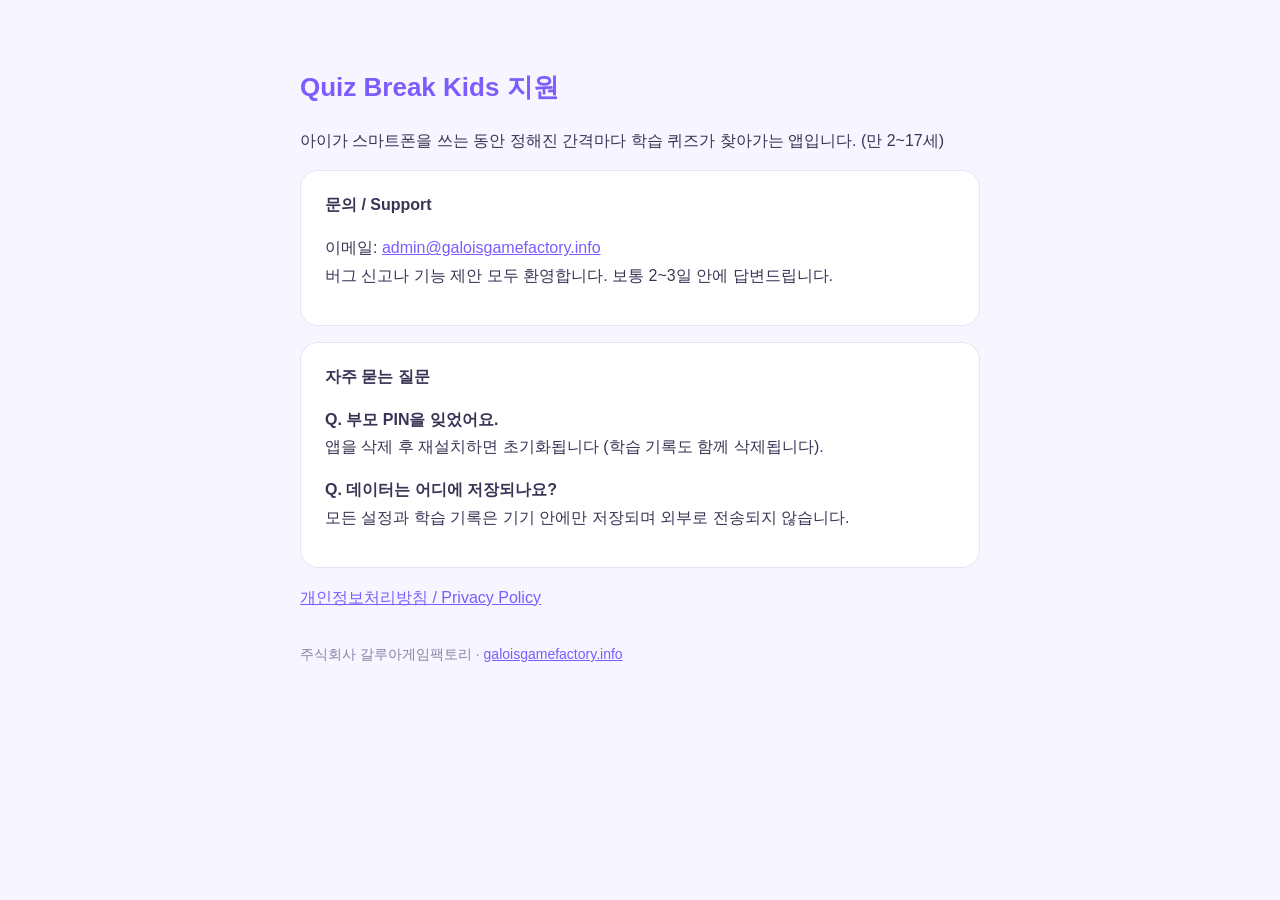
<file: index.html>
<!doctype html>
<html lang="ko">
<head>
<meta charset="utf-8" />
<meta name="viewport" content="width=device-width, initial-scale=1" />
<title>Quiz Break Kids — 지원</title>
<style>
  body { font-family: -apple-system, "Apple SD Gothic Neo", "Noto Sans KR", sans-serif; max-width: 680px; margin: 0 auto; padding: 48px 20px 80px; line-height: 1.7; color: #3b3355; background: #f7f5ff; }
  h1 { color: #7c5cff; font-size: 26px; }
  a { color: #7c5cff; }
  .card { background: #fff; border: 1px solid #e7e3f4; border-radius: 18px; padding: 20px 24px; margin: 16px 0; }
  .muted { color: #8a82a6; font-size: 14px; margin-top: 32px; }
</style>
</head>
<body>
<h1>Quiz Break Kids 지원</h1>
<p>아이가 스마트폰을 쓰는 동안 정해진 간격마다 학습 퀴즈가 찾아가는 앱입니다. (만 2~17세)</p>
<div class="card">
  <strong>문의 / Support</strong>
  <p>이메일: <a href="mailto:admin@galoisgamefactory.info">admin@galoisgamefactory.info</a><br/>
  버그 신고나 기능 제안 모두 환영합니다. 보통 2~3일 안에 답변드립니다.</p>
</div>
<div class="card">
  <strong>자주 묻는 질문</strong>
  <p><b>Q. 부모 PIN을 잊었어요.</b><br/>앱을 삭제 후 재설치하면 초기화됩니다 (학습 기록도 함께 삭제됩니다).</p>
  <p><b>Q. 데이터는 어디에 저장되나요?</b><br/>모든 설정과 학습 기록은 기기 안에만 저장되며 외부로 전송되지 않습니다.</p>
</div>
<p><a href="./privacy.html">개인정보처리방침 / Privacy Policy</a></p>
<p class="muted">주식회사 갈루아게임팩토리 · <a href="https://galoisgamefactory.info">galoisgamefactory.info</a></p>
</body>
</html>
</file>
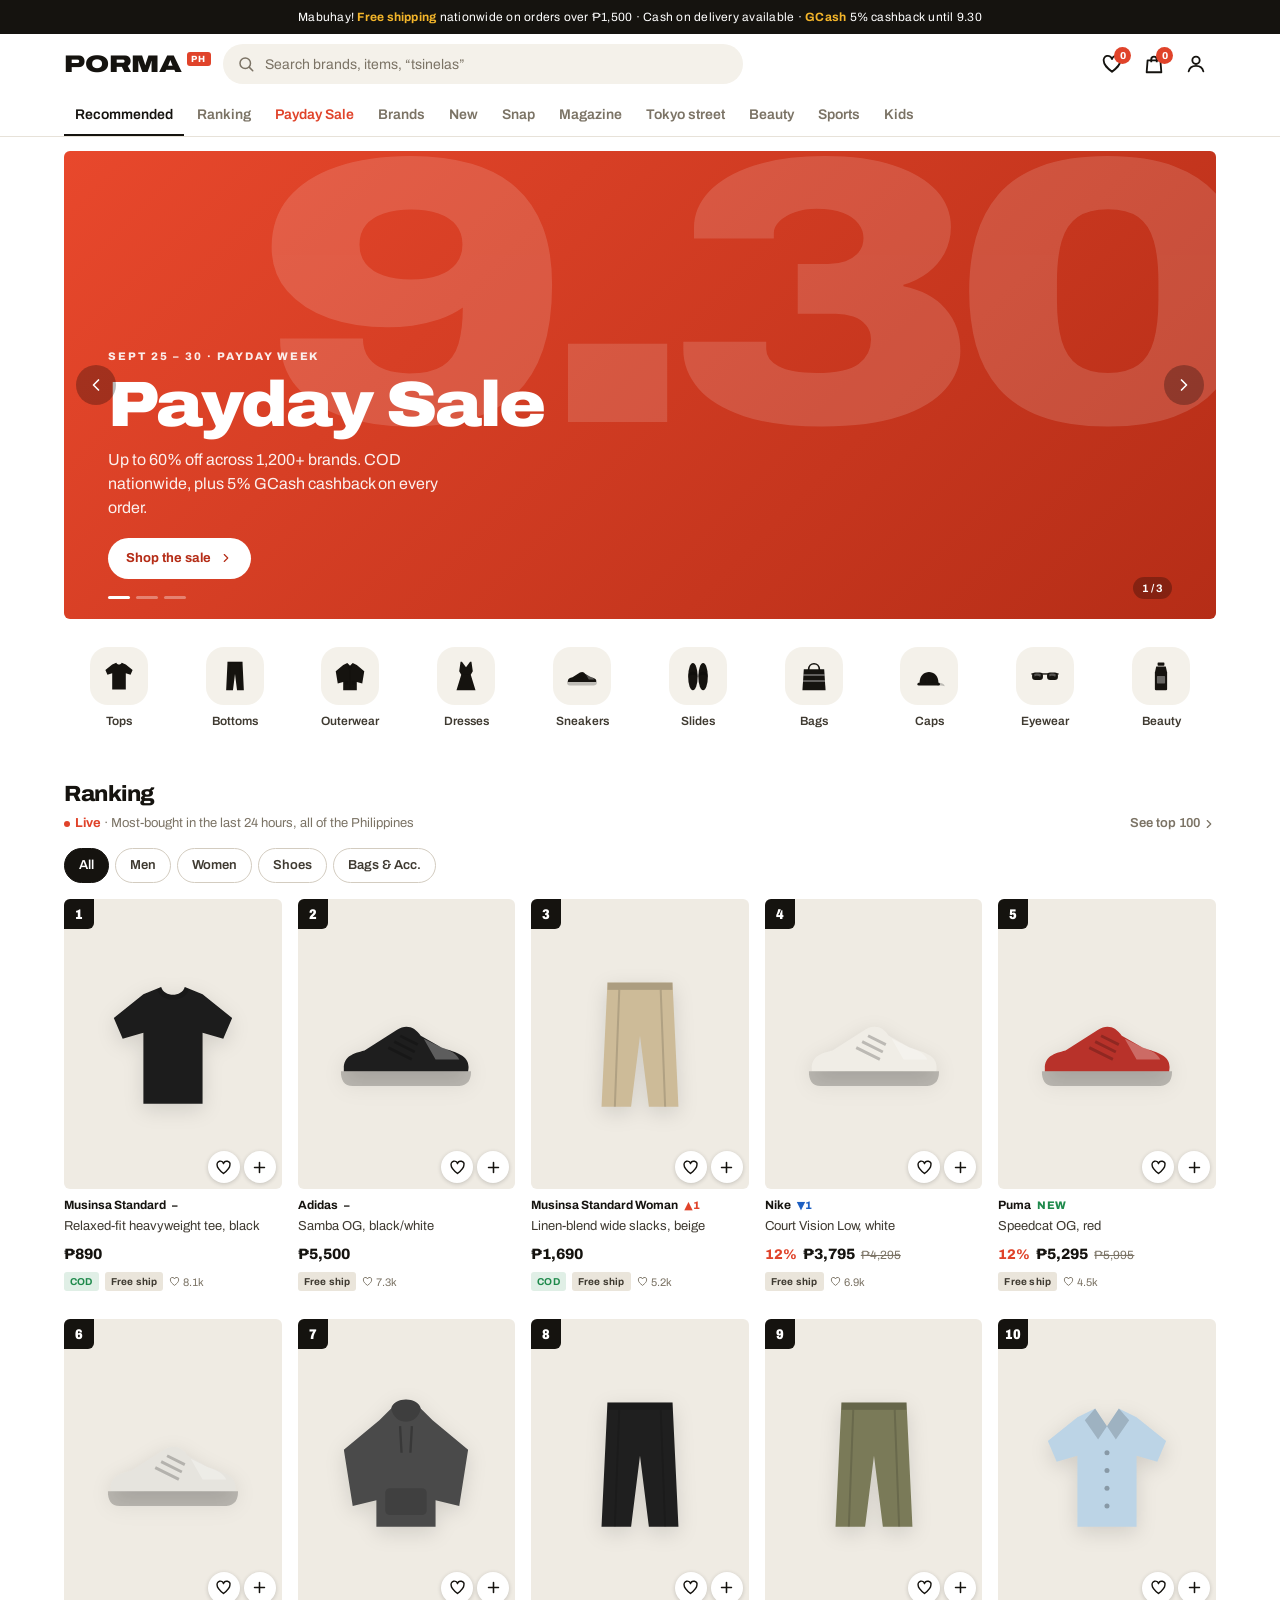
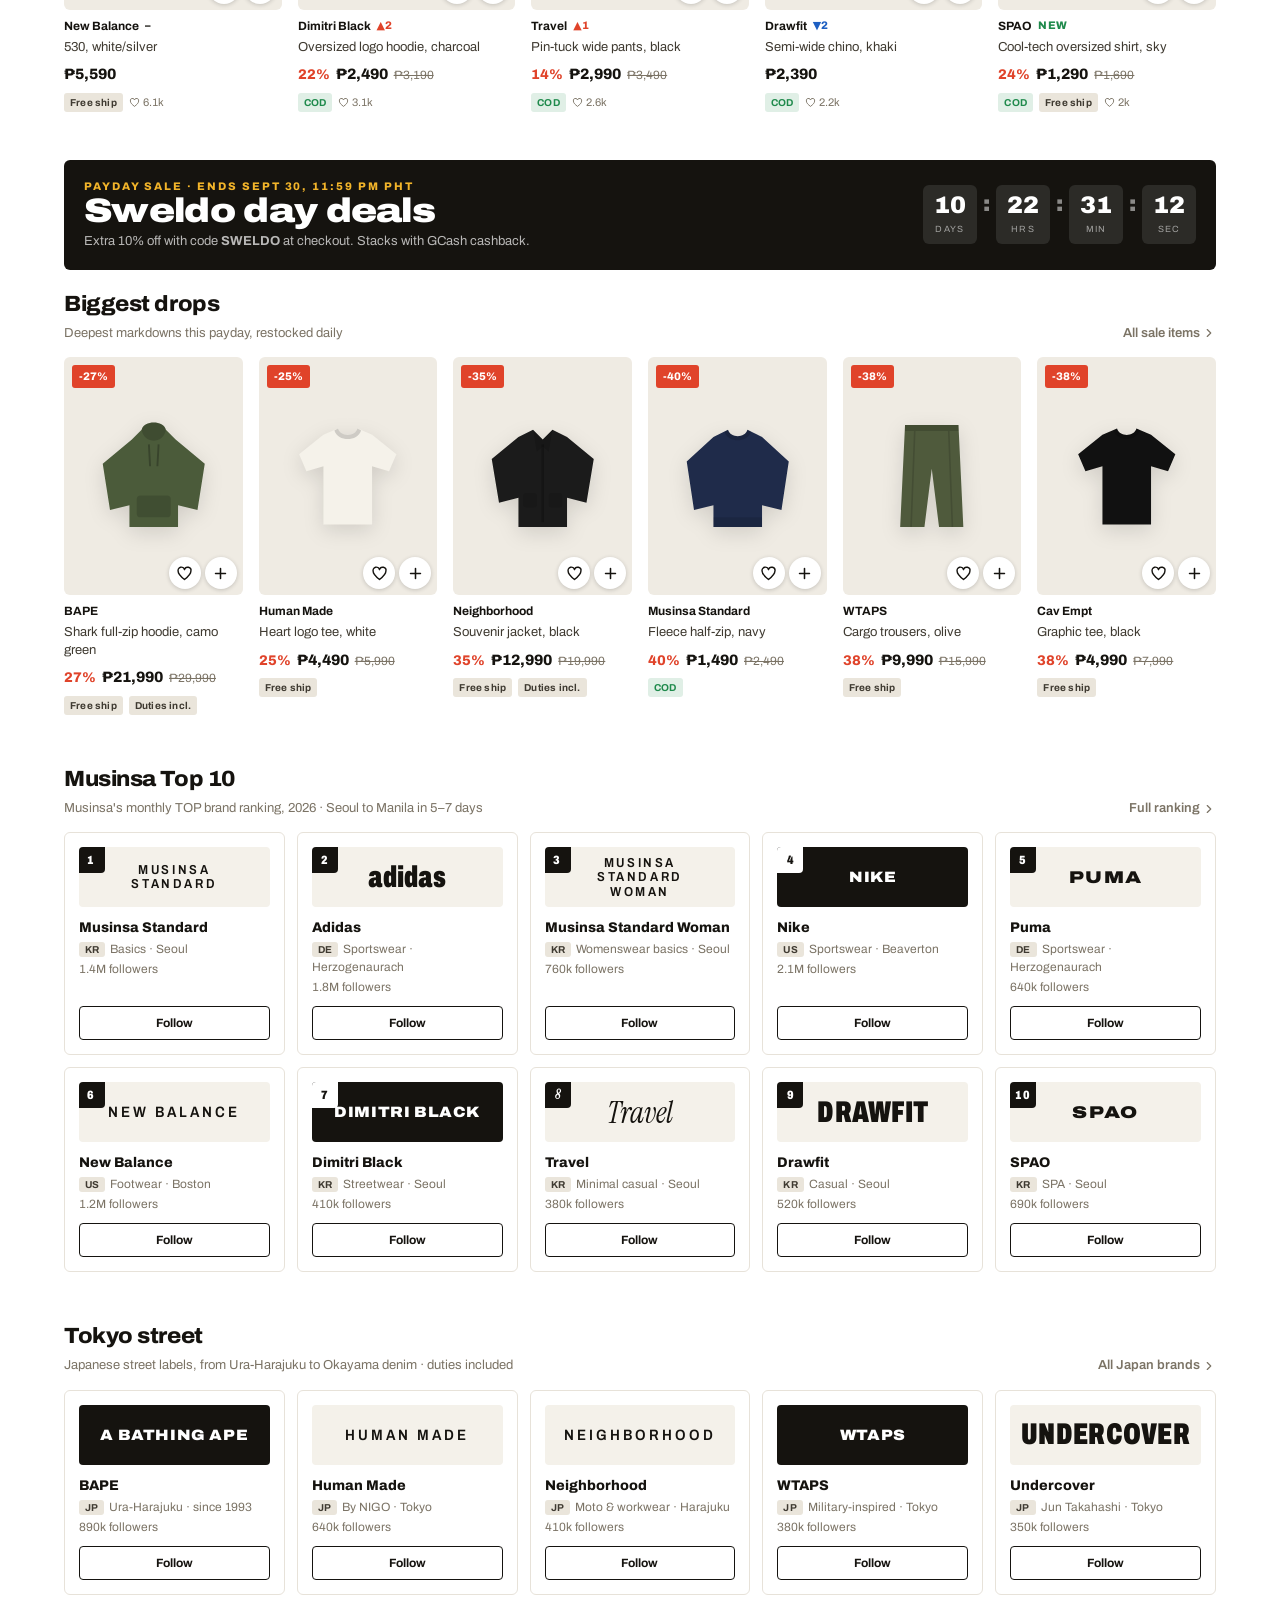
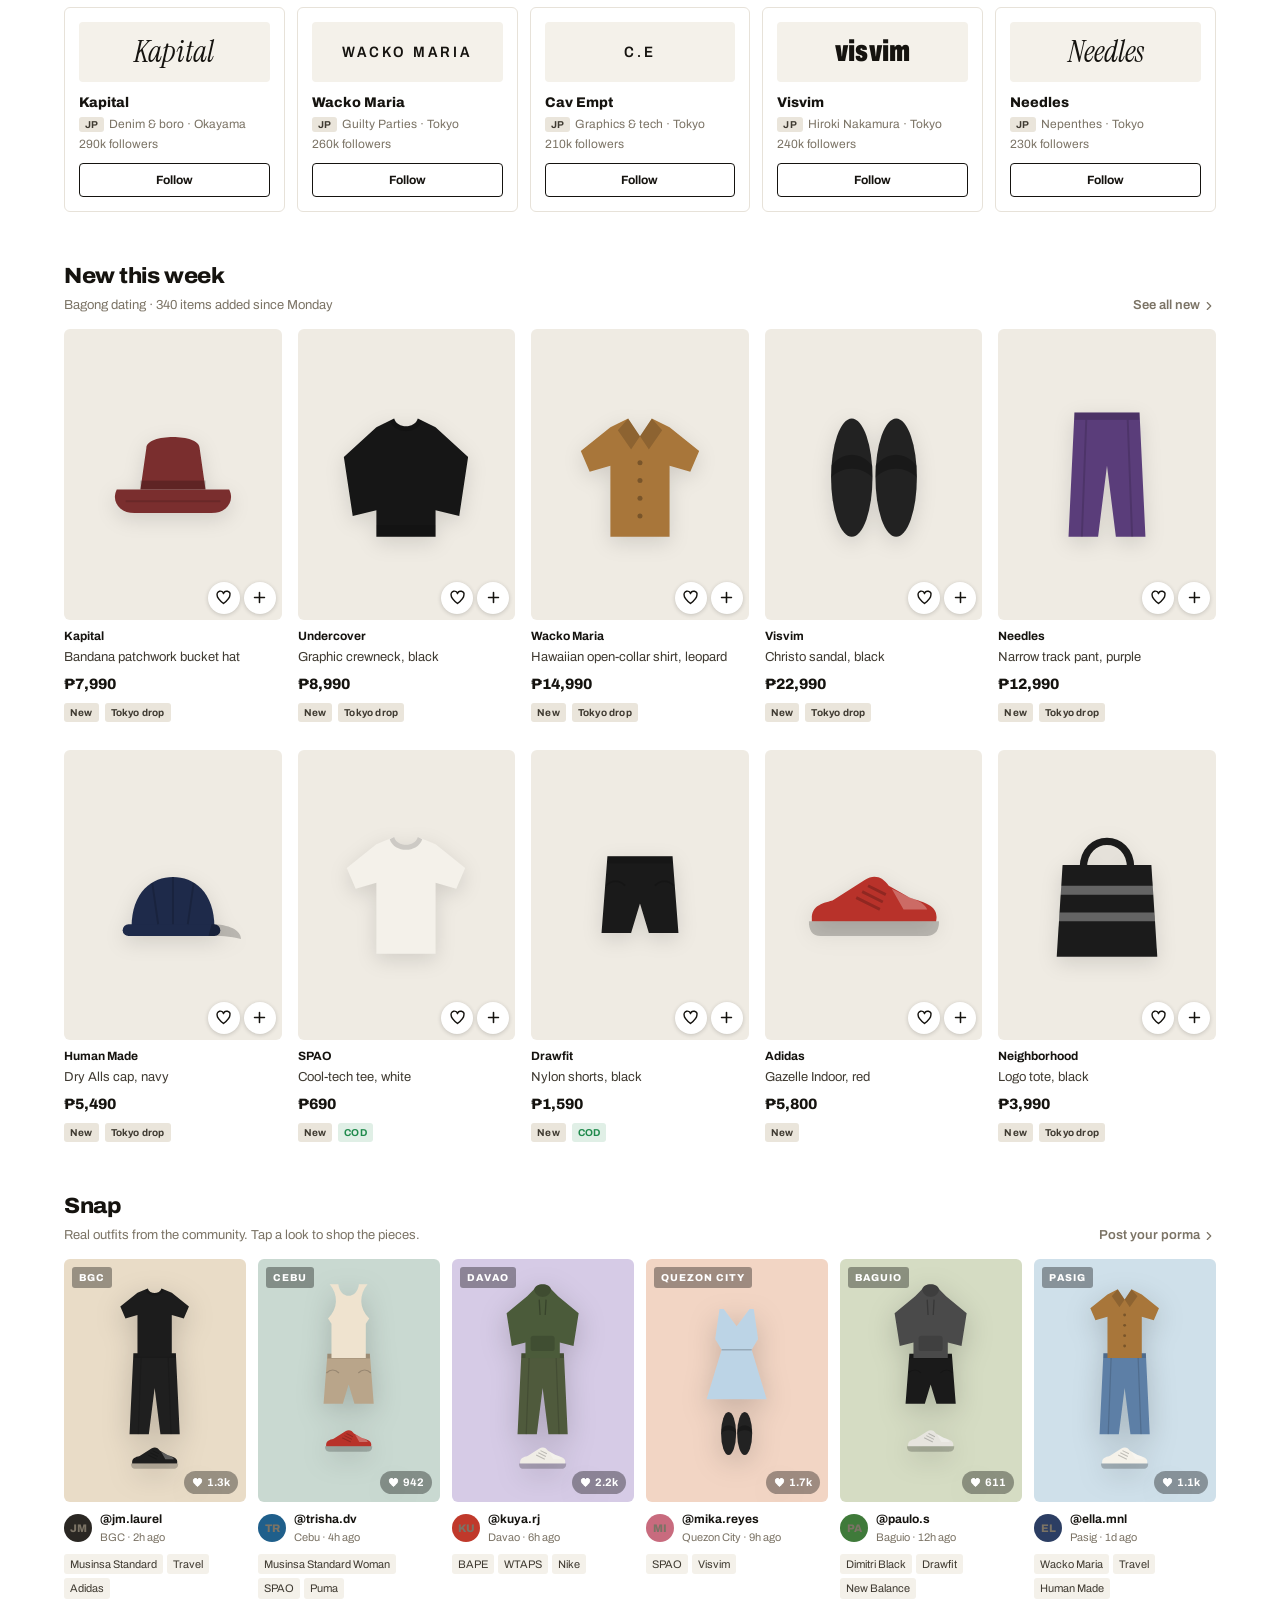
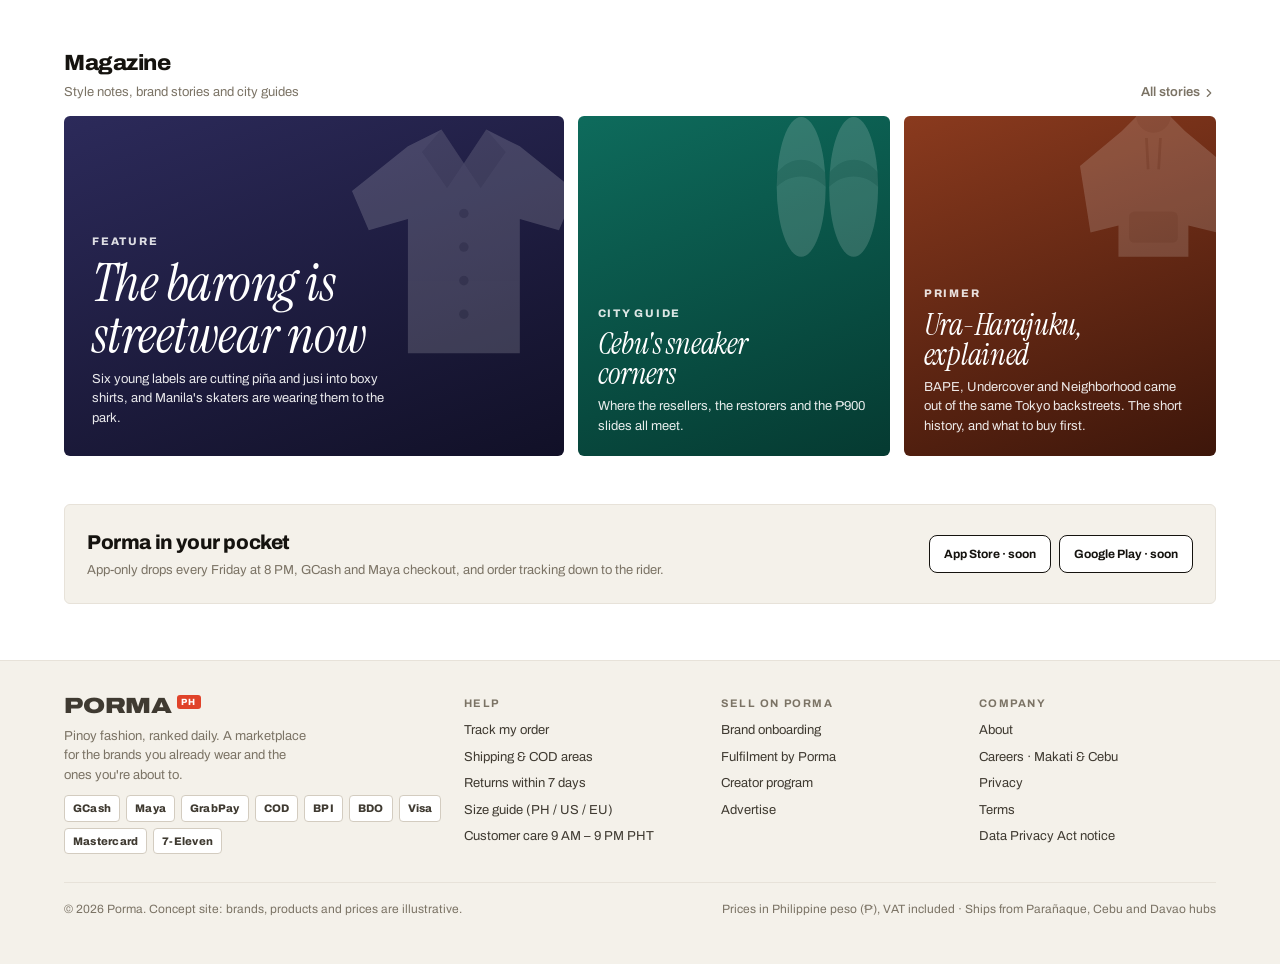
<file: musinsa-ph/index.html>
<!doctype html>
<html lang="en">
<head>
<meta charset="utf-8">
<meta name="viewport" content="width=device-width, initial-scale=1, viewport-fit=cover">
<meta name="description" content="Porma PH: a Musinsa-style fashion marketplace concept for the Philippines. Musinsa top 10 brands, Tokyo street labels, live rankings, payday sale, Snap community and magazine.">
<title>Porma PH</title>
<link rel="preconnect" href="https://fonts.googleapis.com">
<link rel="preconnect" href="https://fonts.gstatic.com" crossorigin>
<link rel="stylesheet" href="https://fonts.googleapis.com/css2?family=Archivo:ital,wdth,wght@0,62..125,100..900;1,62..125,100..900&family=Instrument+Serif:ital@0;1&display=swap">
<style>
:root{
  --ink:#15130f; --ink-2:#3f3a31; --muted:#7b7365; --line:#e7e2d9; --line-2:#d3ccc0;
  --paper:#ffffff; --surface:#f4f1ea; --surface-2:#eae5db; --tile:#efebe3;
  --accent:#e0432a; --accent-ink:#ffffff; --sun:#f3b52a; --sun-ink:#1a1405;
  --good:#1f8a4c; --link:#1d5fc2;
  --inv-bg:var(--ink); --inv-fg:var(--paper);
  --shadow:0 10px 30px rgba(21,19,15,.08);
  --radius:6px;
}
@media (prefers-color-scheme: dark){
  :root:not([data-theme="light"]){
    color-scheme:dark;
    --ink:#f1ece3; --ink-2:#cfc8bb; --muted:#9d9585; --line:#2b2823; --line-2:#3d3931;
    --paper:#121110; --surface:#1b1916; --surface-2:#26231d; --tile:#25221c;
    --accent:#ff6a50; --accent-ink:#1a0c08; --sun:#f6c14a; --sun-ink:#1a1405;
    --good:#4fc47f; --link:#8ab4ff;
    --shadow:0 10px 30px rgba(0,0,0,.45);
  }
}
:root[data-theme="dark"]{
  color-scheme:dark;
  --ink:#f1ece3; --ink-2:#cfc8bb; --muted:#9d9585; --line:#2b2823; --line-2:#3d3931;
  --paper:#121110; --surface:#1b1916; --surface-2:#26231d; --tile:#25221c;
  --accent:#ff6a50; --accent-ink:#1a0c08; --sun:#f6c14a; --sun-ink:#1a1405;
  --good:#4fc47f; --link:#8ab4ff;
  --shadow:0 10px 30px rgba(0,0,0,.45);
}
html{scroll-behavior:smooth}
@media (prefers-reduced-motion:reduce){html{scroll-behavior:auto}}
*{box-sizing:border-box}
body{margin:0;background:var(--paper);color:var(--ink);font-family:"Archivo",system-ui,-apple-system,"Segoe UI",Roboto,sans-serif;font-size:14px;line-height:1.5;-webkit-font-smoothing:antialiased;padding-bottom:76px}
@media (min-width:769px){body{padding-bottom:0}}
h1,h2,h3,h4{margin:0;text-wrap:balance}
p{margin:0}
a{color:inherit;text-decoration:none}
button{font:inherit;color:inherit;background:none;border:0;padding:0;cursor:pointer;text-align:inherit}
img,svg{max-width:100%}
:focus-visible{outline:2px solid var(--accent);outline-offset:2px}
.wrap{max-width:1200px;margin:0 auto;padding-inline:16px}
@media (min-width:769px){.wrap{padding-inline:24px}}
.sr{position:absolute;width:1px;height:1px;overflow:hidden;clip:rect(0 0 0 0);white-space:nowrap}
.num{font-variant-numeric:tabular-nums}

/* promo + header */
.promo{background:var(--inv-bg);color:var(--inv-fg);font-size:12px;letter-spacing:.02em;text-align:center;padding:8px 16px}
.promo b{color:var(--sun);font-weight:700}
.hdr{position:sticky;top:env(safe-area-inset-top,0px);z-index:50;background:var(--paper);border-bottom:1px solid var(--line)}
.hdr-row{display:flex;align-items:center;gap:12px;height:60px}
.logo{display:inline-flex;align-items:flex-start;gap:5px;font-weight:900;font-stretch:125%;font-size:24px;letter-spacing:-.01em;line-height:1;flex:0 0 auto}
.logo .ph{font-stretch:100%;font-weight:800;font-size:9px;letter-spacing:.16em;background:var(--accent);color:var(--accent-ink);padding:3px 4px 2px;border-radius:3px;line-height:1}
.search{position:relative;flex:1;min-width:0;display:flex;align-items:center;gap:8px;background:var(--surface);border-radius:999px;padding:0 14px;height:40px;max-width:520px;color:var(--muted)}
.search input{flex:1;width:0;border:0;background:transparent;font:inherit;color:var(--ink);min-width:0;outline:none}
.search input::placeholder{color:var(--muted)}
.sug{position:absolute;left:0;right:0;top:46px;background:var(--paper);border:1px solid var(--line);border-radius:12px;box-shadow:var(--shadow);padding:12px;color:var(--ink);z-index:60}
.sug h4{font-size:11px;letter-spacing:.12em;text-transform:uppercase;color:var(--muted);margin-bottom:8px}
.kw{display:flex;flex-wrap:wrap;gap:6px}
.kw button{border:1px solid var(--line-2);border-radius:999px;padding:5px 11px;font-size:12px;font-weight:600}
.kw button:hover{background:var(--surface)}
.hit{display:flex;align-items:center;gap:10px;padding:6px 4px;border-radius:6px;width:100%}
.hit:hover{background:var(--surface)}
.hit i{width:36px;height:36px;border-radius:4px;background:var(--tile);display:grid;place-items:center;flex:0 0 auto}
.hit i svg{width:26px;height:26px}
.hit b{font-size:12px;display:block}
.hit span{font-size:12px;color:var(--muted)}
.hit em{margin-left:auto;font-style:normal;font-weight:800;font-size:13px}
.icons{margin-left:auto;display:flex;gap:2px;flex:0 0 auto}
@media (max-width:480px){.hdr-row{gap:10px}.icon-btn{width:36px}.hide-sm{display:none}}
.icon-btn{position:relative;width:40px;height:40px;display:grid;place-items:center;border-radius:50%}
.icon-btn:hover{background:var(--surface)}
.icon-btn svg{width:22px;height:22px}
.badge{position:absolute;top:3px;right:1px;min-width:17px;height:17px;padding:0 4px;border-radius:9px;background:var(--accent);color:var(--accent-ink);font-size:10px;font-weight:800;display:grid;place-items:center;line-height:1}
.tabs{display:flex;gap:2px;overflow-x:auto;scrollbar-width:none;-webkit-overflow-scrolling:touch;margin-inline:-16px;padding-inline:16px}
.tabs::-webkit-scrollbar{display:none}
.tab{flex:0 0 auto;padding:10px 11px 9px;font-weight:600;font-size:14px;color:var(--muted);border-bottom:2px solid transparent;white-space:nowrap}
.tab:hover{color:var(--ink)}
.tab.on{color:var(--ink);border-color:var(--ink)}
.tab.hot{color:var(--accent)}

/* hero */
.hero{position:relative;overflow:hidden;border-radius:var(--radius);margin-top:14px;aspect-ratio:16/6.5;max-width:100%;background:var(--surface)}
@media (max-width:768px){.hero{aspect-ratio:4/4.6;border-radius:0;margin-inline:-16px;max-width:calc(100% + 32px);margin-top:0}}
.slides{display:flex;height:100%;transition:transform .6s cubic-bezier(.2,.7,.2,1)}
.slide{flex:0 0 100%;position:relative;display:flex;flex-direction:column;justify-content:flex-end;padding:28px;overflow:hidden}
@media (min-width:769px){.slide{padding:40px 44px}}
.slide .eyebrow{font-size:11px;font-weight:800;letter-spacing:.18em;text-transform:uppercase;margin-bottom:10px;opacity:.9}
.slide h2{font-size:clamp(34px,7vw,64px);font-weight:900;font-stretch:112%;letter-spacing:-.03em;line-height:.95;max-width:12ch}
.slide p{margin-top:12px;font-size:clamp(13px,1.6vw,16px);max-width:38ch;opacity:.92}
.slide .cta{display:inline-flex;align-items:center;gap:8px;margin-top:18px;padding:11px 18px;border-radius:999px;font-weight:700;font-size:13px;width:max-content}
.slide .big{position:absolute;right:-.06em;top:-.12em;font-size:clamp(150px,34vw,380px);font-weight:900;font-stretch:125%;letter-spacing:-.06em;line-height:1;opacity:.14;pointer-events:none;user-select:none}
.slide .art{position:absolute;right:-6%;top:50%;transform:translateY(-50%);width:min(52%,420px);opacity:.18;pointer-events:none}
.s1{background:linear-gradient(135deg,#e8482c,#b52d17);color:#fff}
.s1 .cta{background:#fff;color:#b52d17}
.s2{background:linear-gradient(135deg,#123f4d,#071c25);color:#eef6f7}
.s2 .cta{background:#f3b52a;color:#1a1405}
.s3{background:linear-gradient(135deg,#f6bd38,#e9a614);color:#1a1405}
.s3 .cta{background:#1a1405;color:#f6bd38}
.dots{position:absolute;left:28px;bottom:14px;display:flex;gap:6px}
@media (min-width:769px){.dots{left:44px;bottom:20px}}
.dot{width:22px;height:3px;border-radius:2px;background:currentColor;opacity:.35}
.dot.on{opacity:1}
.hero .arrow{position:absolute;top:50%;transform:translateY(-50%);width:40px;height:40px;border-radius:50%;background:rgba(0,0,0,.28);color:#fff;display:none;place-items:center}
.hero .arrow.l{left:12px}.hero .arrow.r{right:12px}
@media (min-width:769px){.hero .arrow{display:grid}}
.counter{position:absolute;right:16px;bottom:14px;font-size:11px;font-weight:700;padding:3px 9px;border-radius:999px;background:rgba(0,0,0,.28);color:#fff}
@media (min-width:769px){.counter{right:44px;bottom:20px}}

/* quick menu */
.quick{display:grid;grid-template-columns:repeat(5,1fr);gap:14px 6px;margin-top:22px;list-style:none;padding:0}
@media (min-width:769px){.quick{grid-template-columns:repeat(10,1fr);margin-top:28px}}
.q{display:flex;flex-direction:column;align-items:center;gap:7px;font-size:12px;font-weight:600;color:var(--ink-2)}
.q i{width:58px;height:58px;border-radius:18px;background:var(--surface);display:grid;place-items:center;color:var(--ink);transition:transform .15s}
.q:hover i{transform:translateY(-2px);background:var(--surface-2)}
.q svg{width:34px;height:34px}

/* sections */
.sec{margin-top:48px;scroll-margin-top:112px}
.sec-h{display:flex;align-items:flex-end;justify-content:space-between;gap:12px;margin-bottom:14px}
.sec-h h2{font-size:22px;font-weight:800;letter-spacing:-.02em;font-stretch:105%}
.sec-h p{margin-top:3px;color:var(--muted);font-size:13px}
.sec-h p .live{display:inline-flex;align-items:center;gap:5px;color:var(--accent);font-weight:700}
.sec-h p .live::before{content:"";width:6px;height:6px;border-radius:50%;background:var(--accent)}
.more{font-size:13px;font-weight:600;color:var(--muted);display:inline-flex;align-items:center;gap:2px;white-space:nowrap}
.more:hover{color:var(--ink)}
.chips{display:flex;gap:6px;overflow-x:auto;scrollbar-width:none;margin-bottom:16px;margin-inline:-16px;padding-inline:16px}
.chips::-webkit-scrollbar{display:none}
.chip{flex:0 0 auto;padding:7px 14px;border:1px solid var(--line-2);border-radius:999px;font-size:13px;font-weight:600;color:var(--ink-2)}
.chip.on{background:var(--ink);color:var(--paper);border-color:var(--ink)}

/* product cards */
.grid{display:grid;grid-template-columns:repeat(2,1fr);gap:22px 12px}
@media (min-width:600px){.grid{grid-template-columns:repeat(3,1fr)}}
@media (min-width:900px){.grid{grid-template-columns:repeat(5,1fr);gap:28px 16px}}
.row{display:flex;gap:12px;overflow-x:auto;scrollbar-width:none;margin-inline:-16px;padding-inline:16px;scroll-snap-type:x mandatory;padding-bottom:4px}
.row::-webkit-scrollbar{display:none}
.row .card{flex:0 0 46%;scroll-snap-align:start}
@media (min-width:600px){.row .card{flex-basis:31%}}
@media (min-width:900px){.row{display:grid;grid-template-columns:repeat(6,1fr);gap:28px 16px;margin:0;padding:0;overflow:visible}.row .card{flex:auto}}
.card{position:relative;display:flex;flex-direction:column;gap:7px;min-width:0}
.thumb{position:relative;aspect-ratio:3/4;max-width:100%;border-radius:var(--radius);background:var(--tile);overflow:hidden;display:grid;place-items:center}
.thumb>svg{width:68%;height:68%;overflow:visible;filter:drop-shadow(0 6px 10px rgba(0,0,0,.12))}
.rank{position:absolute;left:0;top:0;background:var(--ink);color:var(--paper);font-weight:900;font-stretch:80%;font-size:14px;width:30px;height:30px;display:grid;place-items:center;border-bottom-right-radius:var(--radius);z-index:1}
.thumb .acts{position:absolute;right:6px;bottom:6px;display:flex;gap:4px}
.thumb .acts button{width:32px;height:32px;display:grid;place-items:center;border-radius:50%;background:var(--paper);color:var(--ink);box-shadow:0 1px 4px rgba(0,0,0,.18)}
.thumb .acts svg{width:17px;height:17px}
.thumb .acts button.on{color:var(--accent)}
.thumb .acts button.on{--hf:currentColor}
.sale-badge{position:absolute;left:8px;top:8px;background:var(--accent);color:var(--accent-ink);font-size:11px;font-weight:800;padding:3px 7px;border-radius:3px}
.brand{font-size:12px;font-weight:700;display:flex;align-items:center;gap:6px}
.delta{font-size:11px;font-weight:800;letter-spacing:.02em}
.delta.up{color:var(--accent)}.delta.dn{color:var(--link)}.delta.new{color:var(--good)}
.pname{font-size:13px;color:var(--ink-2);line-height:1.35;display:-webkit-box;-webkit-line-clamp:2;-webkit-box-orient:vertical;overflow:hidden;margin-top:-3px}
.price{display:flex;align-items:baseline;gap:6px;flex-wrap:wrap}
.price .off{color:var(--accent);font-weight:800;font-size:14px}
.price .now{font-weight:800;font-size:15px}
.price .was{color:var(--muted);text-decoration:line-through;font-size:12px}
.meta{display:flex;align-items:center;gap:6px;flex-wrap:wrap}
.tag{font-size:10px;font-weight:700;padding:2px 6px;border-radius:3px;background:var(--surface-2);color:var(--ink-2);letter-spacing:.02em}
.tag.cod{background:color-mix(in srgb,var(--good) 14%,var(--paper));color:var(--good)}
.tag.gc{background:color-mix(in srgb,var(--link) 12%,var(--paper));color:var(--link)}
.likes{font-size:11px;color:var(--muted);display:inline-flex;align-items:center;gap:3px}
.likes svg{width:11px;height:11px}

/* payday strip */
.pay{background:var(--inv-bg);color:var(--inv-fg);border-radius:var(--radius);padding:18px 20px;display:flex;flex-wrap:wrap;align-items:center;gap:14px 28px;margin-bottom:18px}
.pay .kicker{font-size:11px;font-weight:800;letter-spacing:.18em;text-transform:uppercase;color:var(--sun)}
.pay h2{font-size:clamp(26px,4vw,34px);font-weight:900;font-stretch:118%;letter-spacing:-.02em;line-height:1}
.pay p{color:color-mix(in srgb,var(--inv-fg) 70%,var(--inv-bg));font-size:13px;margin-top:4px}
.cd{display:flex;gap:6px;margin-left:auto;align-items:flex-start}
.cd div{min-width:54px;text-align:center;background:color-mix(in srgb,var(--inv-fg) 10%,var(--inv-bg));border-radius:6px;padding:8px 4px 6px}
.cd b{display:block;font-size:24px;font-weight:900;font-variant-numeric:tabular-nums;line-height:1}
.cd span{font-size:9px;letter-spacing:.14em;text-transform:uppercase;color:color-mix(in srgb,var(--inv-fg) 60%,var(--inv-bg))}
.cd i{font-style:normal;font-size:22px;font-weight:900;line-height:38px;opacity:.5}

/* brands */
.brands{display:grid;grid-template-columns:repeat(2,1fr);gap:12px}
@media (min-width:600px){.brands{grid-template-columns:repeat(3,1fr)}}
@media (min-width:900px){.brands{grid-template-columns:repeat(5,1fr)}}
.bcard{border:1px solid var(--line);border-radius:var(--radius);padding:14px;display:flex;flex-direction:column;gap:10px;min-width:0}
.mark{position:relative;height:60px;display:flex;align-items:center;justify-content:center;background:var(--surface);border-radius:4px;font-size:20px;font-weight:900;letter-spacing:-.01em;overflow:hidden;padding:0 8px;white-space:nowrap}
.mark.wide{font-stretch:125%;letter-spacing:.08em;font-size:17px}
.mark.narrow{font-stretch:68%;font-size:30px;letter-spacing:.01em}
.mark.serif{font-family:"Instrument Serif",Georgia,serif;font-style:italic;font-weight:400;font-size:30px;letter-spacing:0}
.mark.mono{font-stretch:88%;font-weight:600;font-size:15px;letter-spacing:.2em;text-transform:uppercase}
.mark.box{background:var(--ink);color:var(--paper);font-stretch:110%;font-size:15px;letter-spacing:.04em}
.mark.stack{white-space:normal;line-height:1.1;font-size:13px;text-align:center;padding-inline:26px}
.mark .rank{width:26px;height:26px;font-size:12px;border-bottom-right-radius:4px}
.mark.box .rank{background:var(--paper);color:var(--ink)}
.bcard p .tag{margin-right:2px}
.bcard h3{font-size:14px;font-weight:800}
.bcard p{font-size:12px;color:var(--muted);margin-top:2px}
.follow{border:1px solid var(--ink);border-radius:4px;padding:7px 0;font-weight:700;font-size:12px;text-align:center;margin-top:auto}
.follow.on{background:var(--ink);color:var(--paper)}

/* snap */
.snaps{display:flex;gap:12px;overflow-x:auto;scrollbar-width:none;margin-inline:-16px;padding-inline:16px;scroll-snap-type:x mandatory;padding-bottom:4px}
.snaps::-webkit-scrollbar{display:none}
.snap{flex:0 0 58%;scroll-snap-align:start;display:flex;flex-direction:column;gap:8px;min-width:0}
@media (min-width:600px){.snap{flex-basis:31%}}
@media (min-width:900px){.snaps{display:grid;grid-template-columns:repeat(6,1fr);overflow:visible;margin:0;padding:0}.snap{flex:auto}}
.look{aspect-ratio:3/4;max-width:100%;border-radius:var(--radius);display:grid;place-items:center;position:relative;overflow:hidden}
.look svg{height:84%;width:auto;filter:drop-shadow(0 8px 14px rgba(0,0,0,.18))}
.look .city{position:absolute;left:8px;top:8px;font-size:10px;font-weight:800;letter-spacing:.1em;text-transform:uppercase;padding:3px 7px;border-radius:3px;background:rgba(0,0,0,.35);color:#fff}
.look .hearts{position:absolute;right:8px;bottom:8px;font-size:11px;font-weight:700;padding:3px 8px;border-radius:999px;background:rgba(0,0,0,.35);color:#fff;display:inline-flex;align-items:center;gap:4px}
.look .hearts{--hf:#fff}
.look .hearts svg{width:11px;height:11px}
.who{display:flex;align-items:center;gap:8px;font-size:12px;min-width:0}
.who b{display:block;font-size:12px;white-space:nowrap;overflow:hidden;text-overflow:ellipsis}
.who span{color:var(--muted);font-size:11px}
.avatar{width:28px;height:28px;border-radius:50%;display:grid;place-items:center;font-weight:800;font-size:11px;color:#fff;flex:0 0 auto}
.wear{font-size:11px;color:var(--ink-2);display:flex;flex-wrap:wrap;gap:4px}
.wear span{background:var(--surface);padding:2px 6px;border-radius:3px}

/* magazine */
.mag{display:grid;gap:14px}
@media (min-width:769px){.mag{grid-template-columns:1.6fr 1fr 1fr}}
.story{position:relative;border-radius:var(--radius);overflow:hidden;min-height:230px;display:flex;flex-direction:column;justify-content:flex-end;padding:20px;color:#fff;isolation:isolate}
@media (min-width:769px){.story.lead{min-height:340px;padding:28px}}
.story .kicker{font-size:11px;letter-spacing:.16em;text-transform:uppercase;font-weight:800;opacity:.85;margin-bottom:8px}
.story h3{font-family:"Instrument Serif",Georgia,serif;font-weight:400;font-style:italic;font-size:30px;line-height:1;letter-spacing:-.01em;max-width:16ch}
.story.lead h3{font-size:clamp(34px,4.4vw,52px)}
.story p{margin-top:8px;font-size:13px;opacity:.9;max-width:44ch}
.story .art{position:absolute;right:-8%;top:-6%;width:56%;opacity:.16;z-index:-1}
.m1{background:linear-gradient(160deg,#2c2a5a,#111027)}
.m2{background:linear-gradient(160deg,#0e6b5c,#053a31)}
.m3{background:linear-gradient(160deg,#8a3a1e,#3d160a)}

/* app strip */
.app{margin-top:48px;border:1px solid var(--line);border-radius:var(--radius);padding:22px;display:flex;flex-wrap:wrap;align-items:center;gap:16px 28px;background:var(--surface)}
.app h2{font-size:20px;font-weight:800;letter-spacing:-.02em}
.app p{color:var(--muted);font-size:13px;margin-top:4px}
.app .stores{display:flex;gap:8px;margin-left:auto;flex-wrap:wrap}
.store{border:1px solid var(--ink);border-radius:8px;padding:9px 14px;font-weight:700;font-size:12px;display:inline-flex;align-items:center;gap:8px;background:var(--paper)}

/* footer */
footer{margin-top:56px;border-top:1px solid var(--line);background:var(--surface);padding-block:34px 44px;font-size:13px;color:var(--ink-2)}
.f-grid{display:grid;gap:26px 20px;grid-template-columns:1fr 1fr}
@media (min-width:769px){.f-grid{grid-template-columns:1.6fr 1fr 1fr 1fr}}
.f-grid h4{font-size:11px;letter-spacing:.14em;text-transform:uppercase;color:var(--muted);margin-bottom:10px}
.f-grid ul{list-style:none;margin:0;padding:0;display:flex;flex-direction:column;gap:7px}
.f-grid a:hover{text-decoration:underline}
.f-about{grid-column:1/-1}
@media (min-width:769px){.f-about{grid-column:auto}}
.f-about .logo{font-size:22px;margin-bottom:10px}
.f-about p{max-width:36ch;color:var(--muted)}
.pms{display:flex;flex-wrap:wrap;gap:6px;margin-top:10px}
.pm{border:1px solid var(--line-2);border-radius:4px;padding:4px 8px;font-size:11px;font-weight:800;background:var(--paper);letter-spacing:.02em}
.legal{margin-top:28px;padding-top:16px;border-top:1px solid var(--line);color:var(--muted);font-size:12px;line-height:1.7;display:flex;flex-wrap:wrap;gap:6px 18px;justify-content:space-between}

/* mobile tab bar + toast */
.tabbar{position:fixed;left:0;right:0;bottom:0;z-index:60;background:var(--paper);border-top:1px solid var(--line);display:grid;grid-template-columns:repeat(5,1fr);padding-bottom:env(safe-area-inset-bottom,0px)}
.tabbar a{display:flex;flex-direction:column;align-items:center;gap:3px;padding:9px 0 7px;font-size:10px;font-weight:600;color:var(--muted)}
.tabbar a.on{color:var(--ink)}
.tabbar svg{width:22px;height:22px}
@media (min-width:769px){.tabbar{display:none}}
.toast{position:fixed;left:50%;bottom:calc(88px + env(safe-area-inset-bottom,0px));transform:translate(-50%,10px);background:var(--inv-bg);color:var(--inv-fg);padding:10px 16px;border-radius:999px;font-size:13px;font-weight:600;opacity:0;transition:opacity .25s,transform .25s;pointer-events:none;z-index:70;white-space:nowrap;max-width:calc(100vw - 32px)}
.toast.show{opacity:1;transform:translate(-50%,0)}
@media (min-width:769px){.toast{bottom:32px}}
@media (prefers-reduced-motion:reduce){.slides,.toast,.q i{transition:none}}
</style>
</head>
<body>
<svg width="0" height="0" style="position:absolute" aria-hidden="true">
  <symbol id="s-tee" viewBox="0 0 100 100"><path fill="currentColor" d="M30 16 L42 11 C44 18 56 18 58 11 L70 16 L90 32 L84 46 L70 42 L70 90 L30 90 L30 42 L16 46 L10 32 Z"/><path fill="rgba(0,0,0,.16)" d="M42 11 C44 18 56 18 58 11 L61 12.5 C58 22 42 22 39 12.5 Z"/></symbol>
  <symbol id="s-tank" viewBox="0 0 100 100"><path fill="currentColor" d="M28 6 L38 6 C40 24 60 24 62 6 L72 6 C62 18 62 34 74 46 L70 52 L70 92 L30 92 L30 52 L26 46 C38 34 38 18 28 6 Z"/></symbol>
  <symbol id="s-shirt" viewBox="0 0 100 100"><path fill="currentColor" d="M30 18 L42 12 L50 24 L58 12 L70 18 L90 34 L84 48 L70 44 L70 92 L30 92 L30 44 L16 48 L10 34 Z"/><path fill="rgba(0,0,0,.16)" d="M42 12 L50 24 L44 33 L35 20 Z M58 12 L50 24 L56 33 L65 20 Z"/><g fill="rgba(0,0,0,.28)"><circle cx="50" cy="42" r="1.7"/><circle cx="50" cy="54" r="1.7"/><circle cx="50" cy="66" r="1.7"/><circle cx="50" cy="78" r="1.7"/></g></symbol>
  <symbol id="s-hoodie" viewBox="0 0 100 100"><path fill="currentColor" d="M32 20 L40 12 C42 4 58 4 60 12 L68 20 L92 40 L86 78 L70 74 L70 92 L30 92 L30 74 L14 78 L8 40 Z"/><path fill="rgba(0,0,0,.16)" d="M40 12 C42 4 58 4 60 12 C58 24 42 24 40 12 Z"/><rect fill="rgba(0,0,0,.14)" x="36" y="66" width="28" height="18" rx="3"/><path stroke="rgba(0,0,0,.25)" stroke-width="1.6" fill="none" d="M46 24 L47 42 M54 24 L53 42"/></symbol>
  <symbol id="s-sweat" viewBox="0 0 100 100"><path fill="currentColor" d="M30 18 L42 12 C44 19 56 19 58 12 L70 18 L92 38 L86 78 L70 74 L70 92 L30 92 L30 74 L14 78 L8 38 Z"/><path fill="rgba(0,0,0,.16)" d="M42 12 C44 19 56 19 58 12 L61 13.5 C58 23 42 23 39 13.5 Z"/><rect fill="rgba(0,0,0,.12)" x="30" y="84" width="40" height="8"/></symbol>
  <symbol id="s-jacket" viewBox="0 0 100 100"><path fill="currentColor" d="M30 18 L42 12 L50 20 L58 12 L70 18 L92 36 L86 72 L70 68 L70 92 L30 92 L30 68 L14 72 L8 36 Z"/><path fill="rgba(0,0,0,.16)" d="M42 12 L50 20 L58 12 L55 30 L50 26 L45 30 Z"/><rect fill="rgba(0,0,0,.24)" x="49" y="24" width="2" height="64"/><rect fill="rgba(0,0,0,.12)" x="34" y="64" width="11" height="12" rx="2"/><rect fill="rgba(0,0,0,.12)" x="55" y="64" width="11" height="12" rx="2"/></symbol>
  <symbol id="s-pants" viewBox="0 0 100 100"><path fill="currentColor" d="M28 8 L72 8 L76 92 L56 92 L50 44 L44 92 L24 92 Z"/><rect fill="rgba(0,0,0,.16)" x="28" y="8" width="44" height="5"/><path stroke="rgba(0,0,0,.14)" stroke-width="1.4" fill="none" d="M36 13 L33 92 M64 13 L67 92"/></symbol>
  <symbol id="s-shorts" viewBox="0 0 100 100"><path fill="currentColor" d="M28 24 L72 24 L76 76 L56 76 L50 56 L44 76 L24 76 Z"/><rect fill="rgba(0,0,0,.16)" x="28" y="24" width="44" height="5"/><path stroke="rgba(0,0,0,.18)" stroke-width="1.4" fill="none" d="M27 44 C31 40 36 40 40 44 M73 44 C69 40 64 40 60 44"/></symbol>
  <symbol id="s-dress" viewBox="0 0 100 100"><path fill="currentColor" d="M34 8 L38 8 L50 24 L62 8 L66 8 L70 36 L64 46 L78 92 L22 92 L36 46 L30 36 Z"/><path stroke="rgba(0,0,0,.2)" stroke-width="1.4" fill="none" d="M36 46 L64 46"/></symbol>
  <symbol id="s-sneaker" viewBox="0 0 100 100"><path fill="currentColor" d="M8 66 C8 58 14 56 22 54 L44 40 C50 36 56 38 60 44 L74 52 C86 56 94 58 92 68 L8 68 Z"/><path fill="rgba(0,0,0,.22)" d="M6 68 L94 68 C94 76 90 78 84 78 L14 78 C8 78 6 74 6 68 Z"/><path stroke="rgba(0,0,0,.22)" stroke-width="2" fill="none" d="M46 44 L58 50 M42 48 L56 55 M38 52 L54 60"/><path fill="rgba(255,255,255,.28)" d="M62 46 L74 52 C80 54 84 56 86 60 L70 60 Z"/></symbol>
  <symbol id="s-slides" viewBox="0 0 100 100"><ellipse fill="currentColor" cx="35" cy="52" rx="14" ry="40"/><ellipse fill="currentColor" cx="65" cy="52" rx="14" ry="40"/><path fill="rgba(0,0,0,.26)" d="M21 44 C29 34 41 34 49 44 L49 52 C41 44 29 44 21 52 Z M51 44 C59 34 71 34 79 44 L79 52 C71 44 59 44 51 52 Z"/></symbol>
  <symbol id="s-cap" viewBox="0 0 100 100"><path fill="currentColor" d="M22 72 C22 48 36 38 50 38 C64 38 78 48 78 72 Z"/><rect fill="currentColor" x="16" y="70" width="66" height="8" rx="4"/><path fill="rgba(0,0,0,.22)" d="M76 70 C88 70 96 74 96 80 C88 78 82 78 74 78 Z"/><path stroke="rgba(0,0,0,.16)" stroke-width="1.4" fill="none" d="M50 38 L50 70 M36 42 L40 70 M64 42 L60 70"/></symbol>
  <symbol id="s-bucket" viewBox="0 0 100 100"><path fill="currentColor" d="M32 32 C32 22 68 22 68 32 L72 60 L28 60 Z"/><path fill="currentColor" d="M12 60 L88 60 C92 68 86 76 76 76 L24 76 C14 76 8 68 12 60 Z"/><rect fill="rgba(0,0,0,.22)" x="28" y="54" width="44" height="6"/><path stroke="rgba(0,0,0,.14)" stroke-width="1.4" fill="none" d="M18 68 L82 68"/></symbol>
  <symbol id="s-tote" viewBox="0 0 100 100"><path stroke="currentColor" stroke-width="5" fill="none" d="M34 32 C34 8 66 8 66 32"/><path fill="currentColor" d="M20 30 L80 30 L84 92 L16 92 Z"/><path fill="rgba(255,255,255,.32)" d="M19 44 L81 44 L81.5 50 L18.5 50 Z M18 62 L82 62 L82.5 68 L17.5 68 Z"/></symbol>
  <symbol id="s-sling" viewBox="0 0 100 100"><path stroke="currentColor" stroke-width="4" fill="none" d="M26 46 C26 14 74 14 74 46"/><rect fill="currentColor" x="14" y="44" width="72" height="40" rx="10"/><rect fill="rgba(0,0,0,.2)" x="14" y="56" width="72" height="4"/><rect fill="rgba(0,0,0,.24)" x="44" y="52" width="12" height="10" rx="2"/></symbol>
  <symbol id="s-shades" viewBox="0 0 100 100"><rect fill="currentColor" x="10" y="42" width="80" height="4"/><rect fill="currentColor" x="12" y="40" width="32" height="22" rx="9"/><rect fill="currentColor" x="56" y="40" width="32" height="22" rx="9"/><path fill="rgba(255,255,255,.28)" d="M18 46 C20 42 34 42 38 46 L36 52 C30 48 22 48 20 52 Z M62 46 C64 42 78 42 82 46 L80 52 C74 48 66 48 64 52 Z"/></symbol>
  <symbol id="s-bottle" viewBox="0 0 100 100"><rect fill="currentColor" x="40" y="10" width="20" height="10" rx="2"/><path fill="currentColor" d="M36 22 L64 22 L68 40 L68 88 C68 91 66 92 63 92 L37 92 C34 92 32 91 32 88 L32 40 Z"/><rect fill="rgba(255,255,255,.35)" x="38" y="50" width="24" height="22" rx="2"/></symbol>
  <symbol id="i-search" viewBox="0 0 24 24"><circle cx="11" cy="11" r="7" fill="none" stroke="currentColor" stroke-width="2"/><path d="M16.5 16.5 L21 21" stroke="currentColor" stroke-width="2" stroke-linecap="round"/></symbol>
  <symbol id="i-heart" viewBox="0 0 24 24"><path fill="var(--hf,none)" stroke="currentColor" stroke-width="2" stroke-linejoin="round" d="M12 20.5 C7 16.5 3 13.2 3 8.8 A4.3 4.3 0 0 1 12 6.6 A4.3 4.3 0 0 1 21 8.8 C21 13.2 17 16.5 12 20.5 Z"/></symbol>
  <symbol id="i-bag" viewBox="0 0 24 24"><path fill="none" stroke="currentColor" stroke-width="2" stroke-linejoin="round" d="M5 8 H19 L20 21 H4 Z"/><path fill="none" stroke="currentColor" stroke-width="2" d="M9 10 V7 A3 3 0 0 1 15 7 V10"/></symbol>
  <symbol id="i-user" viewBox="0 0 24 24"><circle cx="12" cy="8" r="4" fill="none" stroke="currentColor" stroke-width="2"/><path fill="none" stroke="currentColor" stroke-width="2" stroke-linecap="round" d="M4 20 C5 15.5 8 14 12 14 C16 14 19 15.5 20 20"/></symbol>
  <symbol id="i-home" viewBox="0 0 24 24"><path fill="none" stroke="currentColor" stroke-width="2" stroke-linejoin="round" d="M3 11 L12 3 L21 11 V21 H14 V15 H10 V21 H3 Z"/></symbol>
  <symbol id="i-grid" viewBox="0 0 24 24"><g fill="none" stroke="currentColor" stroke-width="2"><rect x="3" y="3" width="7" height="7" rx="1.5"/><rect x="14" y="3" width="7" height="7" rx="1.5"/><rect x="3" y="14" width="7" height="7" rx="1.5"/><rect x="14" y="14" width="7" height="7" rx="1.5"/></g></symbol>
  <symbol id="i-snap" viewBox="0 0 24 24"><rect x="3" y="5" width="18" height="15" rx="2.5" fill="none" stroke="currentColor" stroke-width="2"/><circle cx="12" cy="12.5" r="3.5" fill="none" stroke="currentColor" stroke-width="2"/><path d="M8 5 L9.5 3 H14.5 L16 5" fill="none" stroke="currentColor" stroke-width="2"/></symbol>
  <symbol id="i-chev" viewBox="0 0 24 24"><path fill="none" stroke="currentColor" stroke-width="2" stroke-linecap="round" stroke-linejoin="round" d="M9 6 L15 12 L9 18"/></symbol>
  <symbol id="i-plus" viewBox="0 0 24 24"><path stroke="currentColor" stroke-width="2.2" stroke-linecap="round" d="M12 5 V19 M5 12 H19"/></symbol>
</svg>

<div class="promo">Mabuhay! <b>Free shipping</b> nationwide on orders over ₱1,500 <span class="hide-sm">· Cash on delivery available</span> · <b>GCash</b> 5% cashback until 9.30</div>

<header class="hdr">
  <div class="wrap">
    <div class="hdr-row">
      <a class="logo" href="#top" aria-label="Porma PH home">PORMA<span class="ph">PH</span></a>
      <div class="search" role="search">
        <svg width="18" height="18" aria-hidden="true"><use href="#i-search"/></svg>
        <input id="q" type="search" placeholder="Search brands, items, “tsinelas”" autocomplete="off" aria-label="Search">
        <div class="sug" id="sug" hidden></div>
      </div>
      <div class="icons">
        <button class="icon-btn" id="likeBtn" aria-label="Liked items"><svg aria-hidden="true"><use href="#i-heart"/></svg><span class="badge num" id="likeCount" hidden>0</span></button>
        <button class="icon-btn" id="bagBtn" aria-label="Shopping bag"><svg aria-hidden="true"><use href="#i-bag"/></svg><span class="badge num" id="bagCount" hidden>0</span></button>
        <button class="icon-btn" id="userBtn" aria-label="My account"><svg aria-hidden="true"><use href="#i-user"/></svg></button>
      </div>
    </div>
    <nav class="tabs" aria-label="Sections" id="tabs">
      <a class="tab on" href="#top">Recommended</a>
      <a class="tab" href="#ranking">Ranking</a>
      <a class="tab hot" href="#sale">Payday Sale</a>
      <a class="tab" href="#brands">Brands</a>
      <a class="tab" href="#new">New</a>
      <a class="tab" href="#snap">Snap</a>
      <a class="tab" href="#magazine">Magazine</a>
      <a class="tab" href="#tokyo">Tokyo street</a>
      <a class="tab" href="#new">Beauty</a>
      <a class="tab" href="#new">Sports</a>
      <a class="tab" href="#new">Kids</a>
    </nav>
  </div>
</header>

<main class="wrap" id="top">
  <section class="hero" id="hero" aria-roledescription="carousel" aria-label="Featured">
    <div class="slides" id="slides">
      <div class="slide s1" role="group" aria-label="1 of 3">
        <div class="big" aria-hidden="true">9.30</div>
        <div class="eyebrow">Sept 25 – 30 · Payday week</div>
        <h2>Payday Sale</h2>
        <p>Up to 60% off across 1,200+ brands. COD nationwide, plus 5% GCash cashback on every order.</p>
        <a class="cta" href="#sale">Shop the sale <svg width="14" height="14" aria-hidden="true"><use href="#i-chev"/></svg></a>
      </div>
      <div class="slide s2" role="group" aria-label="2 of 3">
        <svg class="art" viewBox="0 0 100 100" aria-hidden="true" style="color:#fff"><use href="#s-jacket"/></svg>
        <div class="eyebrow">The tag-ulan edit</div>
        <h2>Rain-proof your commute</h2>
        <p>Packable shells, quick-dry tees and slides that shrug off a flooded EDSA. Picked for the monsoon months.</p>
        <a class="cta" href="#new">See the edit <svg width="14" height="14" aria-hidden="true"><use href="#i-chev"/></svg></a>
      </div>
      <div class="slide s3" role="group" aria-label="3 of 3">
        <div class="big" aria-hidden="true">×</div>
        <div class="eyebrow">Seoul × Tokyo</div>
        <h2>Musinsa's top 10 meets Ura-Harajuku</h2>
        <p>Musinsa's best-selling brands and Tokyo's street legends, one checkout. Duties included, delivered in 5–7 days.</p>
        <a class="cta" href="#brands">Meet the brands <svg width="14" height="14" aria-hidden="true"><use href="#i-chev"/></svg></a>
      </div>
    </div>
    <button class="arrow l" id="prev" aria-label="Previous slide"><svg width="20" height="20" style="transform:scaleX(-1)" aria-hidden="true"><use href="#i-chev"/></svg></button>
    <button class="arrow r" id="next" aria-label="Next slide"><svg width="20" height="20" aria-hidden="true"><use href="#i-chev"/></svg></button>
    <div class="dots" id="dots" style="color:#fff"></div>
    <div class="counter num" id="counter">1 / 3</div>
  </section>

  <ul class="quick" aria-label="Categories">
    <li><a class="q" href="#ranking"><i><svg aria-hidden="true"><use href="#s-tee"/></svg></i>Tops</a></li>
    <li><a class="q" href="#ranking"><i><svg aria-hidden="true"><use href="#s-pants"/></svg></i>Bottoms</a></li>
    <li><a class="q" href="#new"><i><svg aria-hidden="true"><use href="#s-jacket"/></svg></i>Outerwear</a></li>
    <li><a class="q" href="#new"><i><svg aria-hidden="true"><use href="#s-dress"/></svg></i>Dresses</a></li>
    <li><a class="q" href="#ranking"><i><svg aria-hidden="true"><use href="#s-sneaker"/></svg></i>Sneakers</a></li>
    <li><a class="q" href="#sale"><i><svg aria-hidden="true"><use href="#s-slides"/></svg></i>Slides</a></li>
    <li><a class="q" href="#ranking"><i><svg aria-hidden="true"><use href="#s-tote"/></svg></i>Bags</a></li>
    <li><a class="q" href="#new"><i><svg aria-hidden="true"><use href="#s-cap"/></svg></i>Caps</a></li>
    <li><a class="q" href="#new"><i><svg aria-hidden="true"><use href="#s-shades"/></svg></i>Eyewear</a></li>
    <li><a class="q" href="#new"><i><svg aria-hidden="true"><use href="#s-bottle"/></svg></i>Beauty</a></li>
  </ul>

  <section class="sec" id="ranking">
    <div class="sec-h">
      <div><h2>Ranking</h2><p><span class="live">Live</span> · Most-bought in the last 24 hours, all of the Philippines</p></div>
      <a class="more" href="#ranking">See top 100 <svg width="14" height="14" aria-hidden="true"><use href="#i-chev"/></svg></a>
    </div>
    <div class="chips" id="rankChips" role="tablist" aria-label="Ranking category">
      <button class="chip on" role="tab" aria-selected="true" data-cat="all">All</button>
      <button class="chip" role="tab" aria-selected="false" data-cat="men">Men</button>
      <button class="chip" role="tab" aria-selected="false" data-cat="women">Women</button>
      <button class="chip" role="tab" aria-selected="false" data-cat="shoes">Shoes</button>
      <button class="chip" role="tab" aria-selected="false" data-cat="bags">Bags &amp; Acc.</button>
    </div>
    <div class="grid" id="rankGrid"></div>
  </section>

  <section class="sec" id="sale">
    <div class="pay">
      <div>
        <div class="kicker">Payday Sale · ends Sept 30, 11:59 PM PHT</div>
        <h2>Sweldo day deals</h2>
        <p>Extra 10% off with code <b>SWELDO</b> at checkout. Stacks with GCash cashback.</p>
      </div>
      <div class="cd" id="cd" aria-live="off">
        <div><b class="num" id="cdD">0</b><span>days</span></div><i>:</i>
        <div><b class="num" id="cdH">00</b><span>hrs</span></div><i>:</i>
        <div><b class="num" id="cdM">00</b><span>min</span></div><i>:</i>
        <div><b class="num" id="cdS">00</b><span>sec</span></div>
      </div>
    </div>
    <div class="sec-h">
      <div><h2>Biggest drops</h2><p>Deepest markdowns this payday, restocked daily</p></div>
      <a class="more" href="#sale">All sale items <svg width="14" height="14" aria-hidden="true"><use href="#i-chev"/></svg></a>
    </div>
    <div class="row" id="saleRow"></div>
  </section>

  <section class="sec" id="brands">
    <div class="sec-h">
      <div><h2>Musinsa Top 10</h2><p>Musinsa's monthly TOP brand ranking, 2026 · Seoul to Manila in 5–7 days</p></div>
      <a class="more" href="#brands">Full ranking <svg width="14" height="14" aria-hidden="true"><use href="#i-chev"/></svg></a>
    </div>
    <div class="brands" id="brandGrid"></div>
  </section>

  <section class="sec" id="tokyo">
    <div class="sec-h">
      <div><h2>Tokyo street</h2><p>Japanese street labels, from Ura-Harajuku to Okayama denim · duties included</p></div>
      <a class="more" href="#tokyo">All Japan brands <svg width="14" height="14" aria-hidden="true"><use href="#i-chev"/></svg></a>
    </div>
    <div class="brands" id="jpGrid"></div>
  </section>

  <section class="sec" id="new">
    <div class="sec-h">
      <div><h2>New this week</h2><p>Bagong dating · 340 items added since Monday</p></div>
      <a class="more" href="#new">See all new <svg width="14" height="14" aria-hidden="true"><use href="#i-chev"/></svg></a>
    </div>
    <div class="grid" id="newGrid"></div>
  </section>

  <section class="sec" id="snap">
    <div class="sec-h">
      <div><h2>Snap</h2><p>Real outfits from the community. Tap a look to shop the pieces.</p></div>
      <a class="more" href="#snap">Post your porma <svg width="14" height="14" aria-hidden="true"><use href="#i-chev"/></svg></a>
    </div>
    <div class="snaps" id="snapRow"></div>
  </section>

  <section class="sec" id="magazine">
    <div class="sec-h">
      <div><h2>Magazine</h2><p>Style notes, brand stories and city guides</p></div>
      <a class="more" href="#magazine">All stories <svg width="14" height="14" aria-hidden="true"><use href="#i-chev"/></svg></a>
    </div>
    <div class="mag">
      <a class="story lead m1" href="#magazine">
        <svg class="art" viewBox="0 0 100 100" aria-hidden="true" style="color:#fff"><use href="#s-shirt"/></svg>
        <div class="kicker">Feature</div>
        <h3>The barong is streetwear now</h3>
        <p>Six young labels are cutting piña and jusi into boxy shirts, and Manila's skaters are wearing them to the park.</p>
      </a>
      <a class="story m2" href="#magazine">
        <svg class="art" viewBox="0 0 100 100" aria-hidden="true" style="color:#fff"><use href="#s-slides"/></svg>
        <div class="kicker">City guide</div>
        <h3>Cebu's sneaker corners</h3>
        <p>Where the resellers, the restorers and the ₱900 slides all meet.</p>
      </a>
      <a class="story m3" href="#magazine">
        <svg class="art" viewBox="0 0 100 100" aria-hidden="true" style="color:#fff"><use href="#s-hoodie"/></svg>
        <div class="kicker">Primer</div>
        <h3>Ura-Harajuku, explained</h3>
        <p>BAPE, Undercover and Neighborhood came out of the same Tokyo backstreets. The short history, and what to buy first.</p>
      </a>
    </div>
  </section>

  <section class="app">
    <div>
      <h2>Porma in your pocket</h2>
      <p>App-only drops every Friday at 8 PM, GCash and Maya checkout, and order tracking down to the rider.</p>
    </div>
    <div class="stores">
      <span class="store">App Store · soon</span>
      <span class="store">Google Play · soon</span>
    </div>
  </section>
</main>

<footer>
  <div class="wrap">
    <div class="f-grid">
      <div class="f-about">
        <div class="logo">PORMA<span class="ph">PH</span></div>
        <p>Pinoy fashion, ranked daily. A marketplace for the brands you already wear and the ones you're about to.</p>
        <div class="pms" aria-label="Payment methods">
          <span class="pm">GCash</span><span class="pm">Maya</span><span class="pm">GrabPay</span><span class="pm">COD</span><span class="pm">BPI</span><span class="pm">BDO</span><span class="pm">Visa</span><span class="pm">Mastercard</span><span class="pm">7-Eleven</span>
        </div>
      </div>
      <div>
        <h4>Help</h4>
        <ul><li><a href="#top">Track my order</a></li><li><a href="#top">Shipping &amp; COD areas</a></li><li><a href="#top">Returns within 7 days</a></li><li><a href="#top">Size guide (PH / US / EU)</a></li><li><a href="#top">Customer care 9 AM – 9 PM PHT</a></li></ul>
      </div>
      <div>
        <h4>Sell on Porma</h4>
        <ul><li><a href="#brands">Brand onboarding</a></li><li><a href="#brands">Fulfilment by Porma</a></li><li><a href="#snap">Creator program</a></li><li><a href="#magazine">Advertise</a></li></ul>
      </div>
      <div>
        <h4>Company</h4>
        <ul><li><a href="#top">About</a></li><li><a href="#top">Careers · Makati &amp; Cebu</a></li><li><a href="#top">Privacy</a></li><li><a href="#top">Terms</a></li><li><a href="#top">Data Privacy Act notice</a></li></ul>
      </div>
    </div>
    <div class="legal">
      <span>© 2026 Porma. Concept site: brands, products and prices are illustrative.</span>
      <span>Prices in Philippine peso (₱), VAT included · Ships from Parañaque, Cebu and Davao hubs</span>
    </div>
  </div>
</footer>

<nav class="tabbar" aria-label="Mobile navigation">
  <a class="on" href="#top"><svg aria-hidden="true"><use href="#i-home"/></svg>Home</a>
  <a href="#ranking"><svg aria-hidden="true"><use href="#i-grid"/></svg>Category</a>
  <a href="#snap"><svg aria-hidden="true"><use href="#i-snap"/></svg>Snap</a>
  <a href="#ranking" id="tabLikes"><svg aria-hidden="true"><use href="#i-heart"/></svg>Likes</a>
  <a href="#top"><svg aria-hidden="true"><use href="#i-user"/></svg>My</a>
</nav>
<div class="toast" id="toast" role="status" aria-live="polite"></div>
<script>
(function(){
  const $=(s,r=document)=>r.querySelector(s), $$=(s,r=document)=>[...r.querySelectorAll(s)];
  const peso=n=>'₱'+n.toLocaleString('en-PH');
  const fmtK=n=>n>=1e6?(n/1e6).toFixed(1).replace(/\.0$/,'')+'M':n>=1000?(n/1000).toFixed(1).replace(/\.0$/,'')+'k':String(n);
  const store={get(k,d){try{const v=localStorage.getItem('porma:'+k);return v?JSON.parse(v):d}catch(e){return d}},set(k,v){try{localStorage.setItem('porma:'+k,JSON.stringify(v))}catch(e){}}};
  const liked=new Set(store.get('liked',[])), bag=store.get('bag',[]), follows=new Set(store.get('follows',[]));

  /* ---------- data (illustrative) ---------- */
  const RANK=[
    {id:1,b:'Musinsa Standard',n:'Relaxed-fit heavyweight tee, black',p:890,w:0,c:'#1c1c1c',s:'tee',cat:'men',d:0,l:8120,t:['COD','Free ship']},
    {id:2,b:'Adidas',n:'Samba OG, black/white',p:5500,w:0,c:'#1e1e1e',s:'sneaker',cat:'shoes',d:0,l:7350,t:['Free ship']},
    {id:3,b:'Musinsa Standard Woman',n:'Linen-blend wide slacks, beige',p:1690,w:0,c:'#cdbb98',s:'pants',cat:'women',d:1,l:5240,t:['COD','Free ship']},
    {id:4,b:'Nike',n:'Court Vision Low, white',p:3795,w:4295,c:'#f0ede6',s:'sneaker',cat:'shoes',d:-1,l:6890,t:['Free ship']},
    {id:5,b:'Puma',n:'Speedcat OG, red',p:5295,w:5995,c:'#b8322a',s:'sneaker',cat:'shoes',d:'new',l:4470,t:['Free ship']},
    {id:6,b:'New Balance',n:'530, white/silver',p:5590,w:0,c:'#e6e4de',s:'sneaker',cat:'shoes',d:0,l:6120,t:['Free ship']},
    {id:7,b:'Dimitri Black',n:'Oversized logo hoodie, charcoal',p:2490,w:3190,c:'#4a4a4a',s:'hoodie',cat:'men',d:2,l:3120,t:['COD']},
    {id:8,b:'Travel',n:'Pin-tuck wide pants, black',p:2990,w:3490,c:'#1f1f1f',s:'pants',cat:'men',d:1,l:2650,t:['COD']},
    {id:9,b:'Drawfit',n:'Semi-wide chino, khaki',p:2390,w:0,c:'#7a7a58',s:'pants',cat:'men',d:-2,l:2210,t:['COD']},
    {id:10,b:'SPAO',n:'Cool-tech oversized shirt, sky',p:1290,w:1690,c:'#bcd4e6',s:'shirt',cat:'women',d:'new',l:1980,t:['COD','Free ship']},
    {id:11,b:'Musinsa Standard',n:'Boxy linen shirt, sand',p:1490,w:0,c:'#d9c39a',s:'shirt',cat:'men',d:1,l:3890,t:['COD']},
    {id:12,b:'Adidas',n:'Firebird track jacket, navy',p:4800,w:5600,c:'#1e2a4a',s:'jacket',cat:'women',d:0,l:2980,t:['Free ship']},
    {id:13,b:'Nike',n:'Heritage crossbody, black',p:1795,w:0,c:'#222222',s:'sling',cat:'bags',d:2,l:1630,t:['Free ship']},
    {id:14,b:'Musinsa Standard Woman',n:'Ribbed tank, cream',p:590,w:0,c:'#efe3cf',s:'tank',cat:'women',d:'new',l:2540,t:['3 for ₱1,500']},
    {id:15,b:'New Balance',n:'Logo 6-panel cap, navy',p:1390,w:0,c:'#1e2a4a',s:'cap',cat:'bags',d:-1,l:1270,t:['Free ship']},
    {id:16,b:'Puma',n:'Logo bucket hat, black',p:1290,w:1590,c:'#1a1a1a',s:'bucket',cat:'bags',d:0,l:980,t:['COD']},
    {id:17,b:'Dimitri Black',n:'Nylon sling bag, black',p:1590,w:0,c:'#111111',s:'sling',cat:'bags',d:-2,l:1450,t:['COD']},
    {id:18,b:'Travel',n:'Loose-fit denim, mid blue',p:3290,w:3990,c:'#5d7fa6',s:'pants',cat:'women',d:1,l:1860,t:['COD']}
  ];
  const SALE=[
    {id:21,b:'BAPE',n:'Shark full-zip hoodie, camo green',p:21990,w:29990,c:'#4b5b3a',s:'hoodie',t:['Free ship','Duties incl.']},
    {id:22,b:'Human Made',n:'Heart logo tee, white',p:4490,w:5990,c:'#f5f2ea',s:'tee',t:['Free ship']},
    {id:23,b:'Neighborhood',n:'Souvenir jacket, black',p:12990,w:19990,c:'#1b1b1b',s:'jacket',t:['Free ship','Duties incl.']},
    {id:24,b:'Musinsa Standard',n:'Fleece half-zip, navy',p:1490,w:2490,c:'#1f2b4a',s:'sweat',t:['COD']},
    {id:25,b:'WTAPS',n:'Cargo trousers, olive',p:9990,w:15990,c:'#4f5a3c',s:'pants',t:['Free ship']},
    {id:26,b:'Cav Empt',n:'Graphic tee, black',p:4990,w:7990,c:'#111111',s:'tee',t:['Free ship']}
  ];
  const NEW=[
    {id:31,b:'Kapital',n:'Bandana patchwork bucket hat',p:7990,w:0,c:'#7a2e2e',s:'bucket',t:['New','Tokyo drop']},
    {id:32,b:'Undercover',n:'Graphic crewneck, black',p:8990,w:0,c:'#161616',s:'sweat',t:['New','Tokyo drop']},
    {id:33,b:'Wacko Maria',n:'Hawaiian open-collar shirt, leopard',p:14990,w:0,c:'#a8763a',s:'shirt',t:['New','Tokyo drop']},
    {id:34,b:'Visvim',n:'Christo sandal, black',p:22990,w:0,c:'#222222',s:'slides',t:['New','Tokyo drop']},
    {id:35,b:'Needles',n:'Narrow track pant, purple',p:12990,w:0,c:'#5a3d7a',s:'pants',t:['New','Tokyo drop']},
    {id:36,b:'Human Made',n:'Dry Alls cap, navy',p:5490,w:0,c:'#1e2a4a',s:'cap',t:['New','Tokyo drop']},
    {id:37,b:'SPAO',n:'Cool-tech tee, white',p:690,w:0,c:'#f4f1ea',s:'tee',t:['New','COD']},
    {id:38,b:'Drawfit',n:'Nylon shorts, black',p:1590,w:0,c:'#1a1a1a',s:'shorts',t:['New','COD']},
    {id:39,b:'Adidas',n:'Gazelle Indoor, red',p:5800,w:0,c:'#b8322a',s:'sneaker',t:['New']},
    {id:40,b:'Neighborhood',n:'Logo tote, black',p:3990,w:0,c:'#1b1b1b',s:'tote',t:['New','Tokyo drop']}
  ];
  const ALL=[...RANK,...SALE,...NEW];
  const BRANDS=[
    {name:'Musinsa Standard',cls:'mono stack',mark:'MUSINSA STANDARD',o:'KR',line:'Basics · Seoul',f:1420000,rank:1},
    {name:'Adidas',cls:'narrow',mark:'adidas',o:'DE',line:'Sportswear · Herzogenaurach',f:1810000,rank:2},
    {name:'Musinsa Standard Woman',cls:'mono stack',mark:'MUSINSA STANDARD WOMAN',o:'KR',line:'Womenswear basics · Seoul',f:760000,rank:3},
    {name:'Nike',cls:'box',mark:'NIKE',o:'US',line:'Sportswear · Beaverton',f:2100000,rank:4},
    {name:'Puma',cls:'wide',mark:'PUMA',o:'DE',line:'Sportswear · Herzogenaurach',f:640000,rank:5},
    {name:'New Balance',cls:'mono',mark:'new balance',o:'US',line:'Footwear · Boston',f:1230000,rank:6},
    {name:'Dimitri Black',cls:'box',mark:'DIMITRI BLACK',o:'KR',line:'Streetwear · Seoul',f:410000,rank:7},
    {name:'Travel',cls:'serif',mark:'Travel',o:'KR',line:'Minimal casual · Seoul',f:380000,rank:8},
    {name:'Drawfit',cls:'narrow',mark:'DRAWFIT',o:'KR',line:'Casual · Seoul',f:520000,rank:9},
    {name:'SPAO',cls:'wide',mark:'SPAO',o:'KR',line:'SPA · Seoul',f:690000,rank:10}
  ];
  const JP=[
    {name:'BAPE',cls:'box',mark:'A BATHING APE',o:'JP',line:'Ura-Harajuku · since 1993',f:890000},
    {name:'Human Made',cls:'mono',mark:'HUMAN MADE',o:'JP',line:'By NIGO · Tokyo',f:640000},
    {name:'Neighborhood',cls:'mono',mark:'NEIGHBORHOOD',o:'JP',line:'Moto & workwear · Harajuku',f:410000},
    {name:'WTAPS',cls:'box',mark:'WTAPS',o:'JP',line:'Military-inspired · Tokyo',f:380000},
    {name:'Undercover',cls:'narrow',mark:'UNDERCOVER',o:'JP',line:'Jun Takahashi · Tokyo',f:350000},
    {name:'Kapital',cls:'serif',mark:'Kapital',o:'JP',line:'Denim & boro · Okayama',f:290000},
    {name:'Wacko Maria',cls:'mono',mark:'WACKO MARIA',o:'JP',line:'Guilty Parties · Tokyo',f:260000},
    {name:'Cav Empt',cls:'mono',mark:'C.E',o:'JP',line:'Graphics & tech · Tokyo',f:210000},
    {name:'Visvim',cls:'narrow',mark:'visvim',o:'JP',line:'Hiroki Nakamura · Tokyo',f:240000},
    {name:'Needles',cls:'serif',mark:'Needles',o:'JP',line:'Nepenthes · Tokyo',f:230000}
  ];
  const SNAPS=[
    {u:'jm.laurel',city:'BGC',ago:'2h',bg:'#e9dcc7',av:'#2a2723',top:['tee','#1c1c1c'],bot:['pants','#1f1f1f'],sh:['sneaker','#1e1e1e'],l:1284,w:['Musinsa Standard','Travel','Adidas']},
    {u:'trisha.dv',city:'Cebu',ago:'4h',bg:'#c9d9d1',av:'#1f5f8b',top:['tank','#efe3cf'],bot:['shorts','#b9a58a'],sh:['sneaker','#b8322a'],l:942,w:['Musinsa Standard Woman','SPAO','Puma']},
    {u:'kuya.rj',city:'Davao',ago:'6h',bg:'#d6cbe6',av:'#c0392b',top:['hoodie','#4b5b3a'],bot:['pants','#4f5a3c'],sh:['sneaker','#f0ede6'],l:2210,w:['BAPE','WTAPS','Nike']},
    {u:'mika.reyes',city:'Quezon City',ago:'9h',bg:'#f2d5c4',av:'#c86b7e',top:['dress','#bcd4e6'],bot:null,sh:['slides','#222222'],l:1730,w:['SPAO','Visvim']},
    {u:'paulo.s',city:'Baguio',ago:'12h',bg:'#d5dcc3',av:'#3f7a3a',top:['hoodie','#4a4a4a'],bot:['shorts','#1a1a1a'],sh:['sneaker','#e6e4de'],l:611,w:['Dimitri Black','Drawfit','New Balance']},
    {u:'ella.mnl',city:'Pasig',ago:'1d',bg:'#cfe0ea',av:'#2c3e63',top:['shirt','#a8763a'],bot:['pants','#5d7fa6'],sh:['sneaker','#f5f2ea'],l:1098,w:['Wacko Maria','Travel','Human Made']}
  ];
  const KEYWORDS=['musinsa standard','samba','bape','human made','speedcat','kapital','wtaps','new balance 530'];

  /* ---------- rendering ---------- */
  const heart='<svg aria-hidden="true"><use href="#i-heart"/></svg>';
  function delta(d){
    if(d==='new')return '<span class="delta new">NEW</span>';
    if(d>0)return `<span class="delta up">▲${d}</span>`;
    if(d<0)return `<span class="delta dn">▼${-d}</span>`;
    return '<span class="delta" aria-label="no change">–</span>';
  }
  function card(p,o={}){
    const off=p.w?Math.round((1-p.p/p.w)*100):0, on=liked.has(p.id);
    return `<article class="card" data-id="${p.id}">
      <div class="thumb" style="color:${p.c}">
        ${o.rank?`<span class="rank num">${o.rank}</span>`:''}
        ${o.sale&&off?`<span class="sale-badge num">-${off}%</span>`:''}
        <svg aria-hidden="true"><use href="#s-${p.s}"/></svg>
        <div class="acts">
          <button class="${on?'on':''}" data-like="${p.id}" aria-pressed="${on}" aria-label="Like ${p.n}">${heart}</button>
          <button data-bag="${p.id}" aria-label="Add ${p.n} to bag"><svg aria-hidden="true"><use href="#i-plus"/></svg></button>
        </div>
      </div>
      <div class="brand">${p.b}${o.rank?delta(p.d):''}</div>
      <div class="pname">${p.n}</div>
      <div class="price num">${off?`<span class="off">${off}%</span>`:''}<span class="now">${peso(p.p)}</span>${off?`<span class="was">${peso(p.w)}</span>`:''}</div>
      <div class="meta">${(p.t||[]).map(t=>`<span class="tag${t==='COD'?' cod':t.startsWith('GCash')?' gc':''}">${t}</span>`).join('')}${p.l?`<span class="likes num">${heart}${fmtK(p.l)}</span>`:''}</div>
    </article>`;
  }
  function renderRank(cat){
    const list=(cat==='all'?RANK.slice(0,10):RANK.filter(p=>p.cat===cat));
    $('#rankGrid').innerHTML=list.map((p,i)=>card(p,{rank:i+1})).join('');
  }
  function brandCard(b){
    const on=follows.has(b.name);
    return `<div class="bcard"><div class="mark ${b.cls}">${b.rank?`<span class="rank num">${b.rank}</span>`:''}${b.mark}</div><div><h3>${b.name}</h3><p><span class="tag">${b.o}</span> ${b.line}</p><p class="num">${fmtK(b.f+(on?1:0))} followers</p></div><button class="follow${on?' on':''}" data-follow="${b.name}" aria-pressed="${on}">${on?'Following':'Follow'}</button></div>`;
  }
  function snapCard(s){
    const use=(sym,x,y,w,h,c)=>`<use href="#s-${sym}" x="${x}" y="${y}" width="${w}" height="${h}" style="color:${c}"/>`;
    let fig;
    if(!s.bot){ fig=use('dress',0,10,100,120,s.top[1])+use(s.sh[0],15,118,70,50,s.sh[1]); }
    else{ const sh=s.bot[0]==='shorts'; fig=use(s.bot[0],5,sh?48:62,90,90,s.bot[1])+use(s.top[0],0,0,100,80,s.top[1])+use(s.sh[0],15,sh?122:138,70,50,s.sh[1]); }
    return `<a class="snap" href="#snap"><div class="look" style="background:${s.bg}"><span class="city">${s.city}</span><svg viewBox="0 0 100 190" aria-hidden="true">${fig}</svg><span class="hearts num">${heart}${fmtK(s.l)}</span></div>
      <div class="who"><span class="avatar" style="background:${s.av}">${s.u.slice(0,2).toUpperCase()}</span><div><b>@${s.u}</b><span>${s.city} · ${s.ago} ago</span></div></div>
      <div class="wear">${s.w.map(x=>`<span>${x}</span>`).join('')}</div></a>`;
  }
  renderRank('all');
  $('#saleRow').innerHTML=SALE.map(p=>card(p,{sale:true})).join('');
  $('#newGrid').innerHTML=NEW.map(p=>card(p)).join('');
  $('#brandGrid').innerHTML=BRANDS.map(brandCard).join('');
  $('#jpGrid').innerHTML=JP.map(brandCard).join('');
  $('#snapRow').innerHTML=SNAPS.map(snapCard).join('');

  /* ---------- toast + badges ---------- */
  let toastT; const toastEl=$('#toast');
  function toast(msg){toastEl.textContent=msg;toastEl.classList.add('show');clearTimeout(toastT);toastT=setTimeout(()=>toastEl.classList.remove('show'),2200);}
  function badges(){
    const lc=$('#likeCount'),bc=$('#bagCount');
    lc.textContent=liked.size;lc.hidden=!liked.size;
    bc.textContent=bag.length;bc.hidden=!bag.length;
  }
  badges();

  /* ---------- delegated actions ---------- */
  document.addEventListener('click',e=>{
    const lk=e.target.closest('[data-like]');
    if(lk){
      const id=+lk.dataset.like, p=ALL.find(x=>x.id===id);
      if(liked.has(id)){liked.delete(id);toast('Removed from likes');}else{liked.add(id);toast(`Liked · ${p.n}`);}
      store.set('liked',[...liked]);
      $$(`[data-like="${id}"]`).forEach(b=>{b.classList.toggle('on',liked.has(id));b.setAttribute('aria-pressed',liked.has(id));});
      badges();return;
    }
    const bg=e.target.closest('[data-bag]');
    if(bg){
      const id=+bg.dataset.bag, p=ALL.find(x=>x.id===id);
      bag.push(id);store.set('bag',bag);badges();
      toast(`Added to bag · ${p.n} · ${peso(p.p)}`);return;
    }
    const fl=e.target.closest('[data-follow]');
    if(fl){
      const name=fl.dataset.follow, b=[...BRANDS,...JP].find(x=>x.name===name);
      if(follows.has(name)){follows.delete(name);toast(`Unfollowed ${name}`);}else{follows.add(name);toast(`Following ${name} · you'll see their drops first`);}
      store.set('follows',[...follows]);
      const on=follows.has(name);
      fl.classList.toggle('on',on);fl.setAttribute('aria-pressed',on);fl.textContent=on?'Following':'Follow';
      fl.closest('.bcard').querySelector('p.num').textContent=`${fmtK(b.f+(on?1:0))} followers`;
      return;
    }
  });
  $('#bagBtn').addEventListener('click',()=>{
    if(!bag.length){toast('Your bag is empty · add something from the ranking');return;}
    const total=bag.reduce((s,id)=>s+(ALL.find(x=>x.id===id)?.p||0),0);
    toast(`Bag · ${bag.length} item${bag.length>1?'s':''} · ${peso(total)}${total>=1500?' · free shipping unlocked':''}`);
  });
  $('#likeBtn').addEventListener('click',()=>toast(liked.size?`${liked.size} liked item${liked.size>1?'s':''}`:'Tap the heart on any item to save it'));
  $('#tabLikes').addEventListener('click',()=>toast(liked.size?`${liked.size} liked item${liked.size>1?'s':''}`:'No likes yet'));
  $('#userBtn').addEventListener('click',()=>toast('Sign in with GCash, Google or email'));

  /* ---------- ranking chips ---------- */
  $('#rankChips').addEventListener('click',e=>{
    const c=e.target.closest('.chip');if(!c)return;
    $$('#rankChips .chip').forEach(x=>{x.classList.toggle('on',x===c);x.setAttribute('aria-selected',x===c);});
    renderRank(c.dataset.cat);
  });

  /* ---------- search ---------- */
  const q=$('#q'), sug=$('#sug');
  function showSug(){
    const v=q.value.trim().toLowerCase();
    if(!v){
      sug.innerHTML=`<h4>Trending now</h4><div class="kw">${KEYWORDS.map(k=>`<button type="button" data-kw="${k}">${k}</button>`).join('')}</div>`;
    }else{
      const hits=ALL.filter(p=>(p.b+' '+p.n).toLowerCase().includes(v)).slice(0,6);
      sug.innerHTML=hits.length
        ?`<h4>${hits.length} result${hits.length>1?'s':''}</h4>`+hits.map(p=>`<button type="button" class="hit" data-go="${p.id}"><i><svg style="color:${p.c}" aria-hidden="true"><use href="#s-${p.s}"/></svg></i><div><b>${p.b}</b><span>${p.n}</span></div><em class="num">${peso(p.p)}</em></button>`).join('')
        :`<h4>No results for “${q.value.trim()}”</h4><div class="kw">${KEYWORDS.slice(0,4).map(k=>`<button type="button" data-kw="${k}">${k}</button>`).join('')}</div>`;
    }
    sug.hidden=false;
  }
  q.addEventListener('focus',showSug);q.addEventListener('input',showSug);
  q.addEventListener('keydown',e=>{if(e.key==='Escape'){sug.hidden=true;q.blur();}});
  sug.addEventListener('click',e=>{
    const kw=e.target.closest('[data-kw]'); if(kw){q.value=kw.dataset.kw;showSug();q.focus();return;}
    const go=e.target.closest('[data-go]'); if(go){
      const id=+go.dataset.go, el=$(`.card[data-id="${id}"]`); sug.hidden=true;
      if(el){el.scrollIntoView({block:'center'});el.style.outline='2px solid var(--accent)';el.style.outlineOffset='4px';setTimeout(()=>{el.style.outline='';el.style.outlineOffset='';},1600);}
      else toast(`${ALL.find(x=>x.id===id).n} · in the top 100`);
    }
  });
  document.addEventListener('click',e=>{if(!e.target.closest('.search'))sug.hidden=true;});

  /* ---------- hero carousel ---------- */
  const slides=$('#slides'), n=slides.children.length, dots=$('#dots'), counter=$('#counter');
  const reduce=matchMedia('(prefers-reduced-motion: reduce)').matches;
  let idx=0, timer;
  dots.innerHTML=Array.from({length:n},(_,i)=>`<button class="dot${i?'':' on'}" aria-label="Go to slide ${i+1}"></button>`).join('');
  function go(i){idx=(i+n)%n;slides.style.transform=`translateX(-${idx*100}%)`;$$('.dot',dots).forEach((d,k)=>d.classList.toggle('on',k===idx));counter.textContent=`${idx+1} / ${n}`;}
  function play(){if(reduce)return;stop();timer=setInterval(()=>go(idx+1),5000);}
  function stop(){clearInterval(timer);}
  $('#next').addEventListener('click',()=>{go(idx+1);play();});
  $('#prev').addEventListener('click',()=>{go(idx-1);play();});
  dots.addEventListener('click',e=>{const d=e.target.closest('.dot');if(d){go($$('.dot',dots).indexOf(d));play();}});
  const hero=$('#hero');
  hero.addEventListener('mouseenter',stop);hero.addEventListener('mouseleave',play);
  hero.addEventListener('focusin',stop);hero.addEventListener('focusout',play);
  let tx=null;
  hero.addEventListener('touchstart',e=>{tx=e.touches[0].clientX;stop();},{passive:true});
  hero.addEventListener('touchend',e=>{if(tx==null)return;const dx=e.changedTouches[0].clientX-tx;if(Math.abs(dx)>40)go(idx+(dx<0?1:-1));tx=null;play();},{passive:true});
  play();

  /* ---------- payday countdown ---------- */
  function nextPayday(){
    const now=new Date(), y=now.getFullYear(), m=now.getMonth();
    const c=[new Date(y,m,15,23,59,59),new Date(y,m+1,0,23,59,59),new Date(y,m+1,15,23,59,59)];
    return c.find(d=>d>now);
  }
  const pad=v=>String(v).padStart(2,'0');
  function tick(){
    const ms=Math.max(0,nextPayday()-Date.now()), s=Math.floor(ms/1000);
    $('#cdD').textContent=Math.floor(s/86400);$('#cdH').textContent=pad(Math.floor(s%86400/3600));
    $('#cdM').textContent=pad(Math.floor(s%3600/60));$('#cdS').textContent=pad(s%60);
  }
  tick();setInterval(tick,1000);

  /* ---------- section tabs follow scroll ---------- */
  const tabs=$$('#tabs .tab'), secs=['ranking','sale','brands','tokyo','new','snap','magazine'].map(id=>$('#'+id));
  let ticking=false;
  function spy(){
    ticking=false;
    let cur='#top';
    for(const s of secs){if(s.getBoundingClientRect().top<=140)cur='#'+s.id;}
    tabs.forEach(t=>t.classList.remove('on'));
    (tabs.find(t=>t.getAttribute('href')===cur)||tabs[0]).classList.add('on');
  }
  addEventListener('scroll',()=>{if(!ticking){ticking=true;requestAnimationFrame(spy);}},{passive:true});
})();
</script>
</body>
</html>
</file>
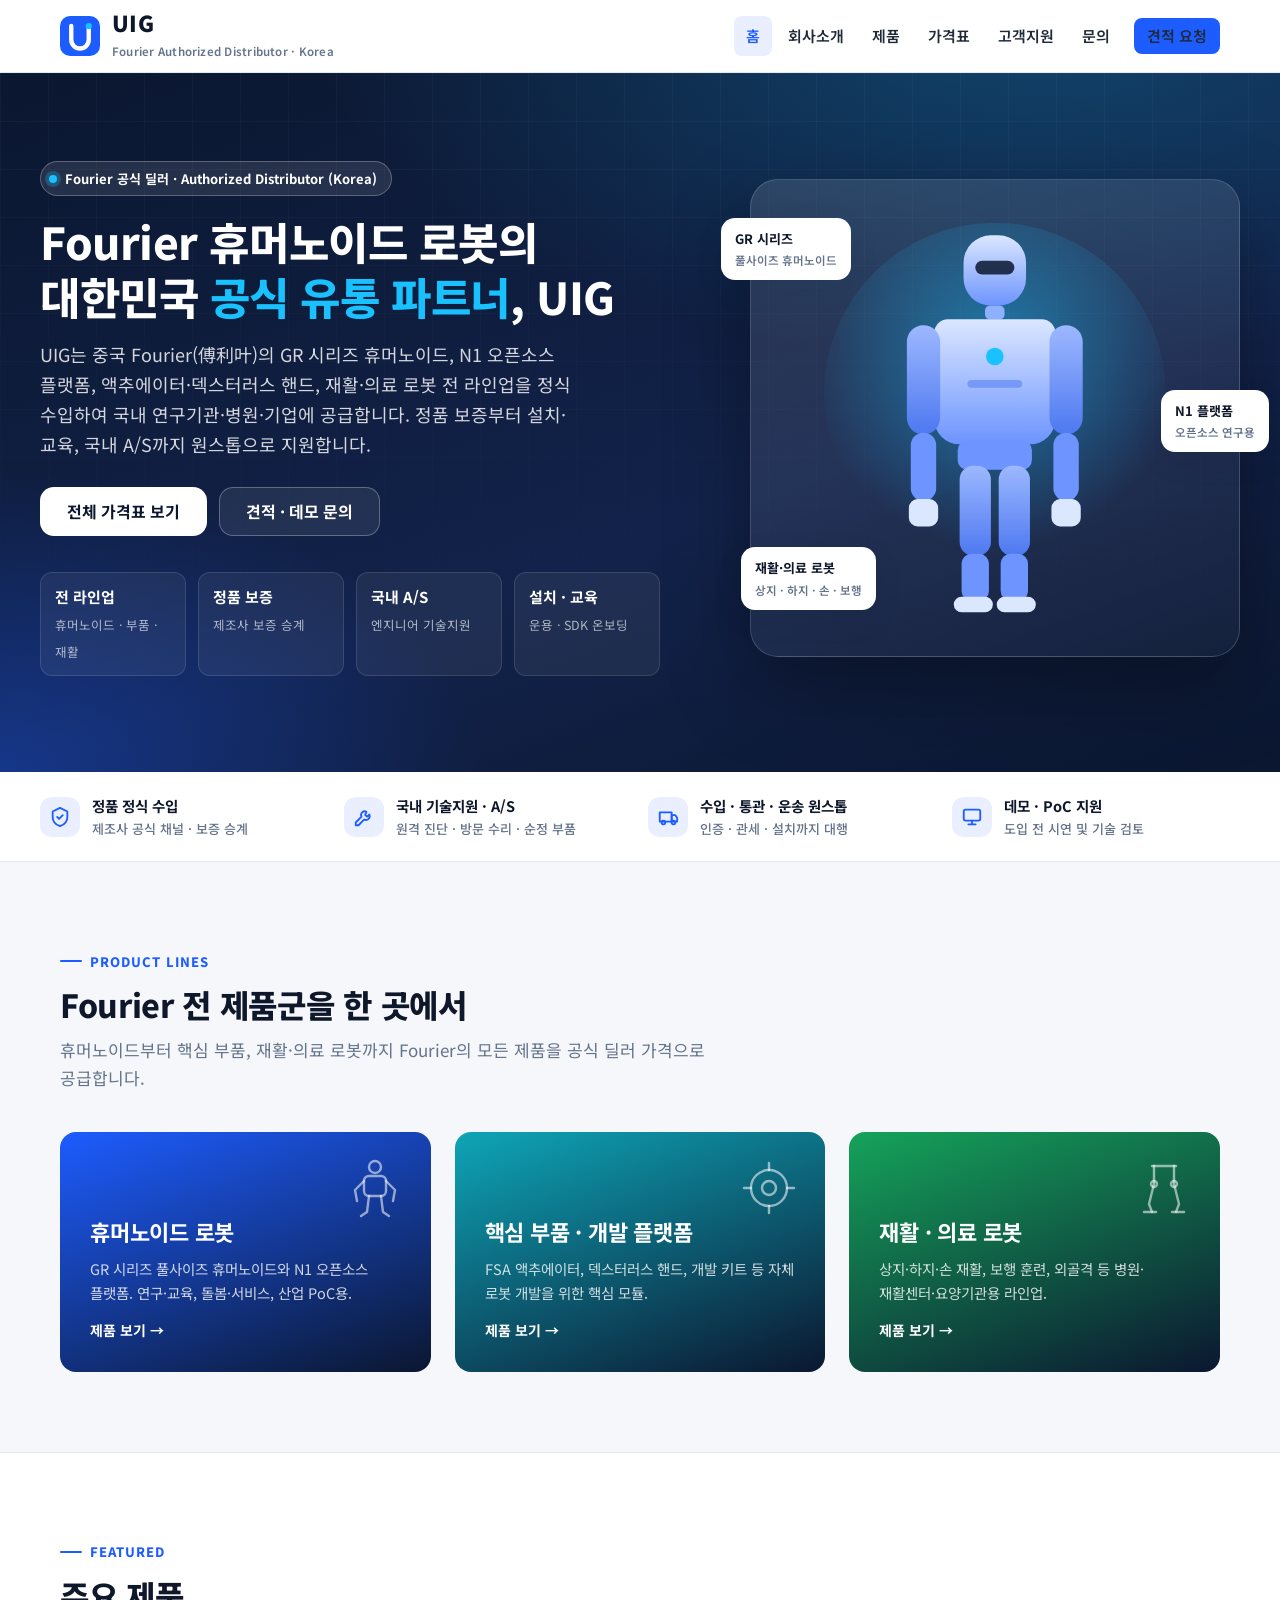
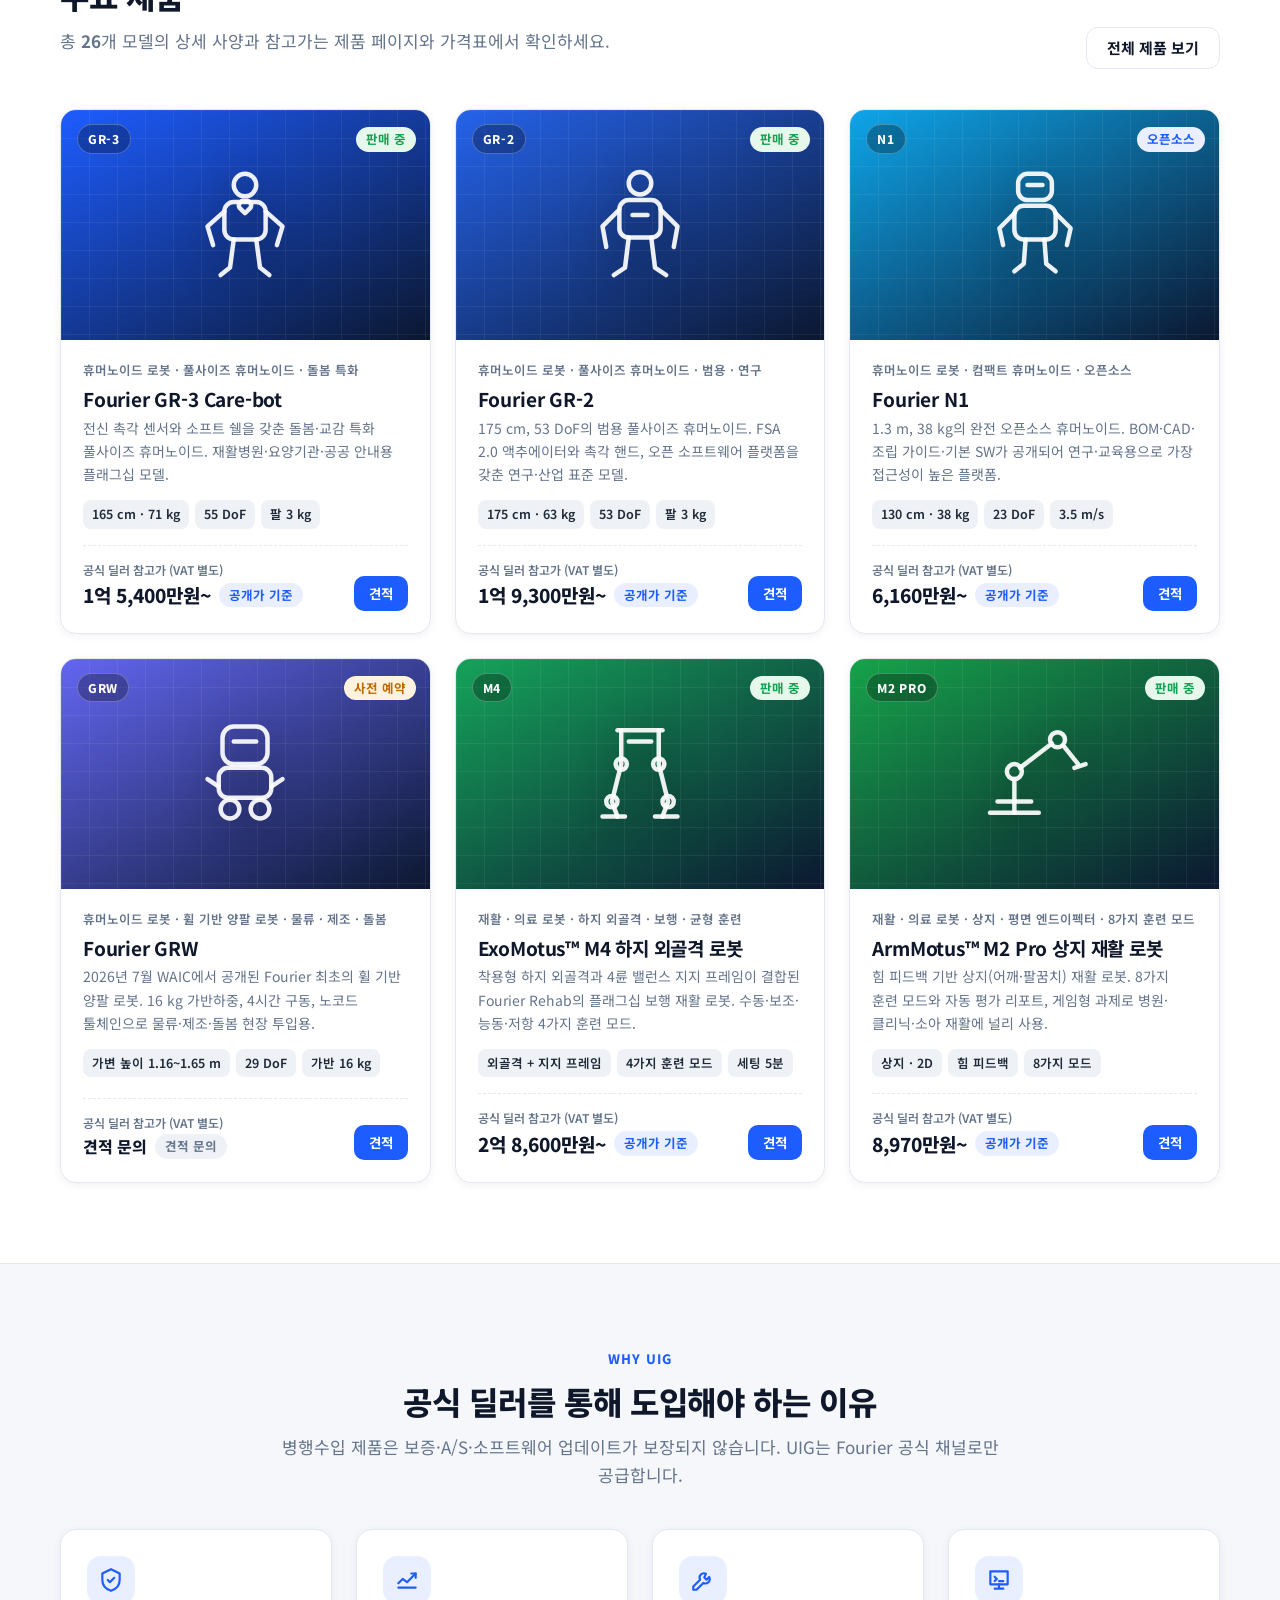
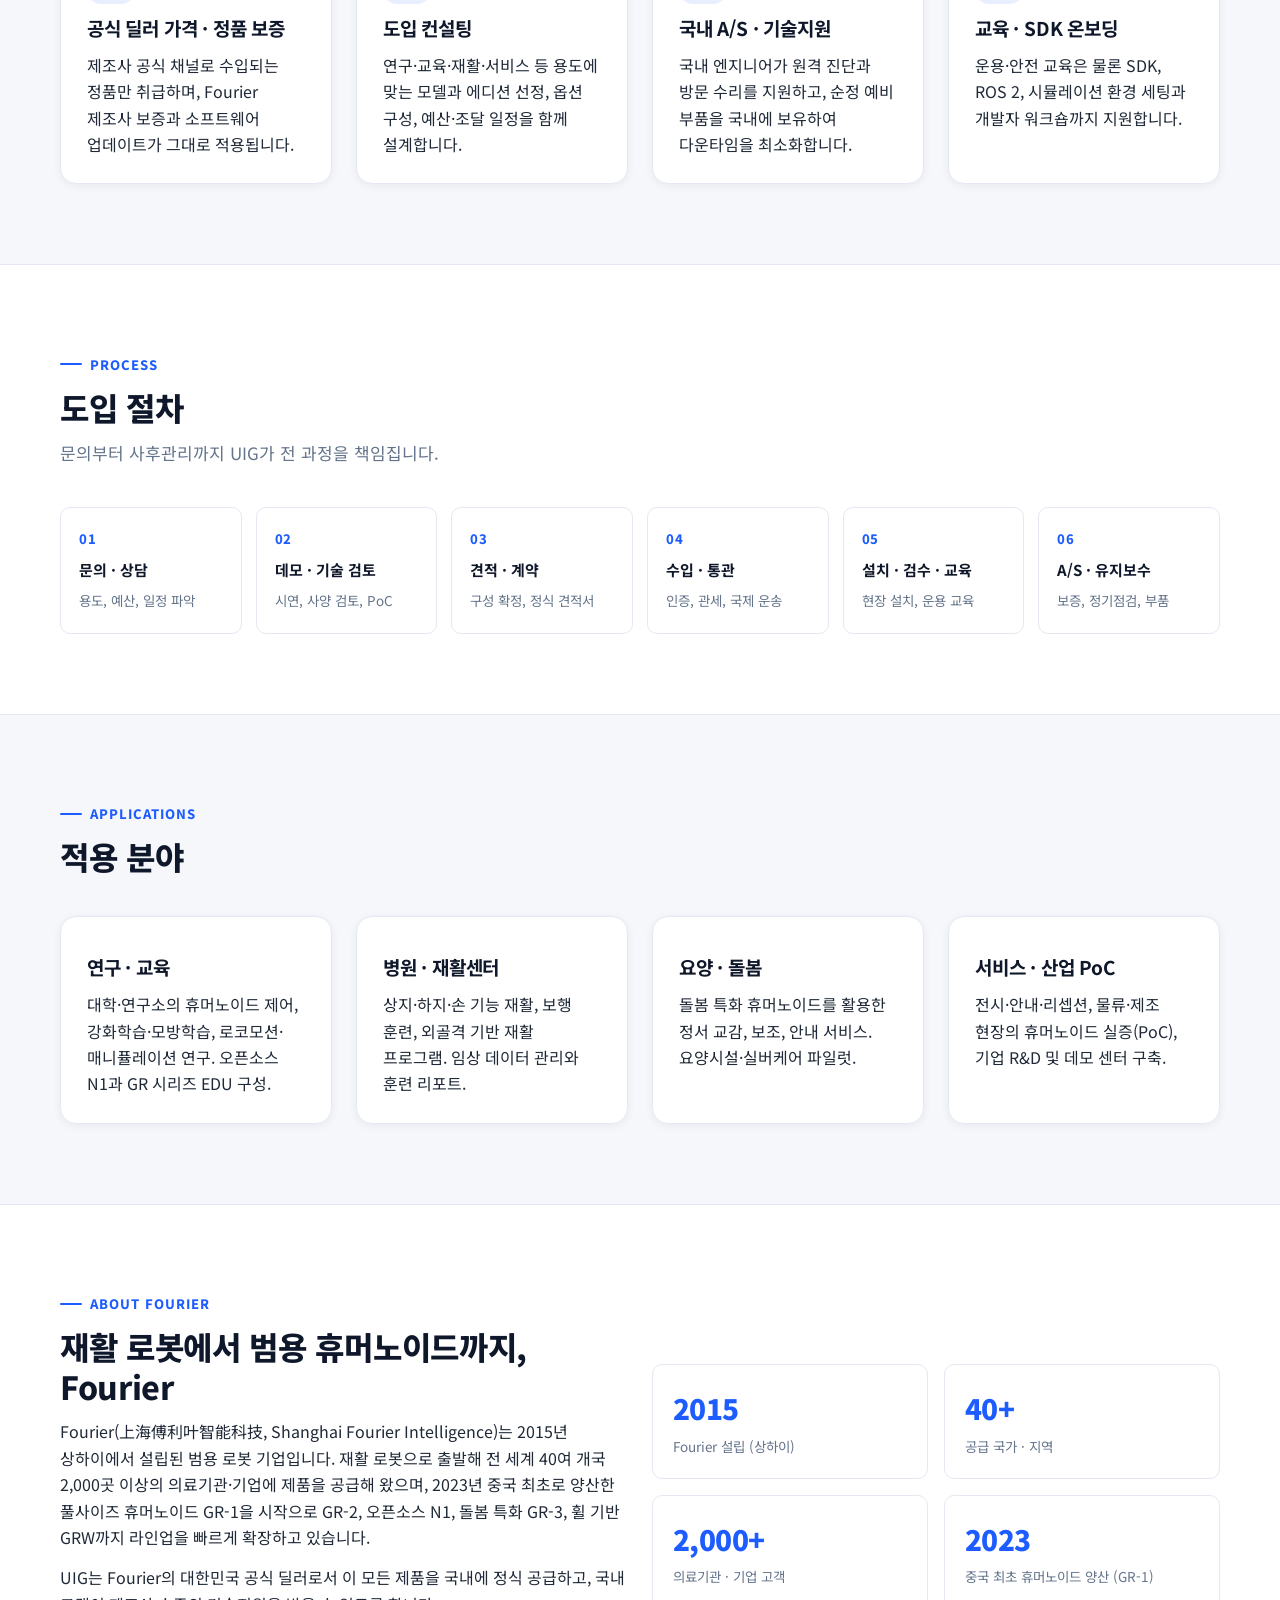
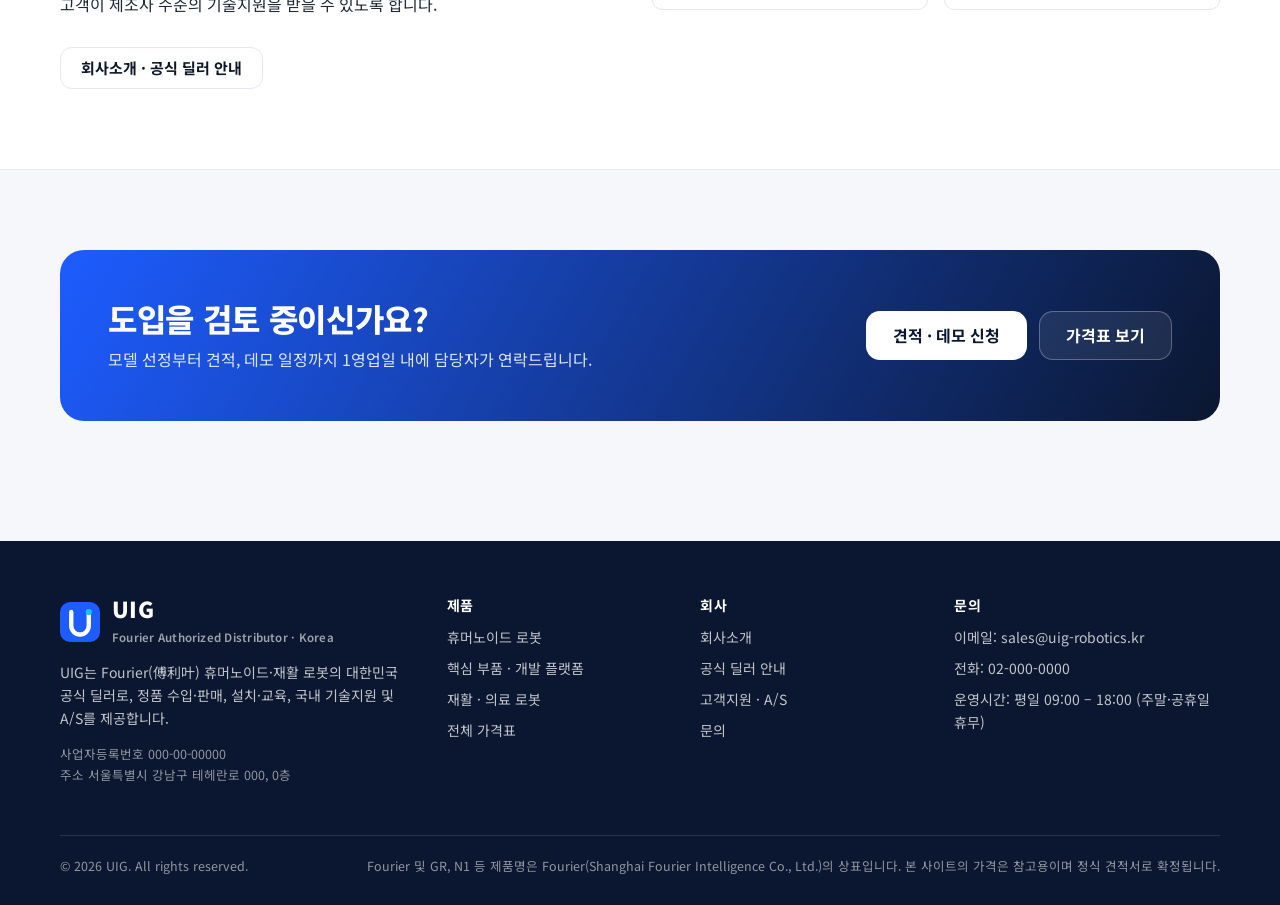
<file: uig-fourier/index.html>
<!doctype html>
<html lang="ko">
<head>
<meta charset="utf-8">
<meta name="viewport" content="width=device-width, initial-scale=1">
<title>UIG | Fourier 휴머노이드·재활 로봇 공식 딜러</title>
<meta name="description" content="UIG는 Fourier(傅利叶) 휴머노이드 로봇 GR 시리즈, N1 오픈소스 플랫폼, 재활·의료 로봇 전 라인업의 대한민국 공식 딜러입니다. 정품 수입, 가격표, 견적, 설치·교육, 국내 A/S를 제공합니다.">
<link rel="icon" href="assets/img/favicon.svg" type="image/svg+xml">
<link rel="preconnect" href="https://fonts.googleapis.com">
<link rel="preconnect" href="https://fonts.gstatic.com" crossorigin>
<link rel="stylesheet" href="https://fonts.googleapis.com/css2?family=Noto+Sans+KR:wght@400;500;600;700;800;900&display=swap">
<link rel="stylesheet" href="assets/css/style.css">
</head>
<body>

<header class="site-header">
  <div class="container header-inner">
    <a class="brand" href="index.html">
      <svg class="brand-mark" viewBox="0 0 64 64" aria-hidden="true"><rect width="64" height="64" rx="16" fill="#1d5cff"/><path d="M18 16v22a14 14 0 0 0 28 0V16" fill="none" stroke="#fff" stroke-width="7" stroke-linecap="round"/><circle cx="46" cy="16" r="5" fill="#19c2ff"/></svg>
      <span><span class="brand-name">UIG</span><span class="brand-sub">Fourier Authorized Distributor · Korea</span></span>
    </a>
    <button class="nav-toggle" aria-label="메뉴 열기" aria-expanded="false" aria-controls="site-nav"><svg width="22" height="22" viewBox="0 0 24 24" fill="none" stroke="currentColor" stroke-width="2.2" stroke-linecap="round"><path d="M4 7h16M4 12h16M4 17h16"/></svg></button>
    <nav class="site-nav" id="site-nav" aria-label="주 메뉴">
      <a href="index.html">홈</a>
      <a href="about.html">회사소개</a>
      <a href="products.html">제품</a>
      <a href="pricing.html">가격표</a>
      <a href="support.html">고객지원</a>
      <a href="contact.html">문의</a>
      <a class="btn btn-primary btn-sm" href="contact.html">견적 요청</a>
    </nav>
  </div>
</header>

<!-- ===== Hero ===== -->
<section class="hero">
  <div class="container hero-inner">
    <div>
      <span class="badge-dealer"><span class="dot"></span>Fourier 공식 딜러 · Authorized Distributor (Korea)</span>
      <h1>Fourier 휴머노이드 로봇의<br>대한민국 <em>공식 유통 파트너</em>, UIG</h1>
      <p class="lead">UIG는 중국 Fourier(傅利叶)의 GR 시리즈 휴머노이드, N1 오픈소스 플랫폼, 액추에이터·덱스터러스 핸드, 재활·의료 로봇 전 라인업을 정식 수입하여 국내 연구기관·병원·기업에 공급합니다. 정품 보증부터 설치·교육, 국내 A/S까지 원스톱으로 지원합니다.</p>
      <div class="hero-actions">
        <a class="btn btn-light btn-lg" href="pricing.html">전체 가격표 보기</a>
        <a class="btn btn-ghost-light btn-lg" href="contact.html">견적 · 데모 문의</a>
      </div>
      <div class="hero-stats">
        <div><strong>전 라인업</strong><span>휴머노이드 · 부품 · 재활</span></div>
        <div><strong>정품 보증</strong><span>제조사 보증 승계</span></div>
        <div><strong>국내 A/S</strong><span>엔지니어 기술지원</span></div>
        <div><strong>설치 · 교육</strong><span>운용 · SDK 온보딩</span></div>
      </div>
    </div>
    <div class="hero-visual">
      <div class="visual-card">
        <svg viewBox="0 0 320 430" xmlns="http://www.w3.org/2000/svg" role="img" aria-label="휴머노이드 로봇 일러스트">
          <defs>
            <linearGradient id="hg1" x1="0" y1="0" x2="0" y2="1"><stop offset="0" stop-color="#dbe7ff"/><stop offset="1" stop-color="#6d94ff"/></linearGradient>
            <linearGradient id="hg2" x1="0" y1="0" x2="0" y2="1"><stop offset="0" stop-color="#9db8ff"/><stop offset="1" stop-color="#4d78f0"/></linearGradient>
            <radialGradient id="hglow" cx="50%" cy="40%" r="55%"><stop offset="0" stop-color="#19c2ff" stop-opacity=".5"/><stop offset="1" stop-color="#19c2ff" stop-opacity="0"/></radialGradient>
          </defs>
          <circle cx="160" cy="190" r="175" fill="url(#hglow)"/>
          <rect x="128" y="28" width="64" height="72" rx="28" fill="url(#hg1)"/>
          <rect x="140" y="54" width="40" height="14" rx="7" fill="#0b1730" opacity=".85"/>
          <rect x="150" y="100" width="20" height="14" rx="5" fill="#8fb0ff"/>
          <path d="M112 114h96a14 14 0 0 1 14 14v88a26 26 0 0 1-26 26h-72a26 26 0 0 1-26-26v-88a14 14 0 0 1 14-14z" fill="url(#hg1)"/>
          <circle cx="160" cy="152" r="9" fill="#19c2ff"/>
          <rect x="132" y="176" width="56" height="8" rx="4" fill="#4d78f0" opacity=".5"/>
          <rect x="70" y="120" width="34" height="112" rx="17" fill="url(#hg2)"/>
          <rect x="216" y="120" width="34" height="112" rx="17" fill="url(#hg2)"/>
          <rect x="74" y="230" width="26" height="70" rx="13" fill="#6d94ff"/>
          <rect x="220" y="230" width="26" height="70" rx="13" fill="#6d94ff"/>
          <rect x="72" y="298" width="30" height="28" rx="9" fill="#dbe7ff"/>
          <rect x="218" y="298" width="30" height="28" rx="9" fill="#dbe7ff"/>
          <rect x="122" y="238" width="76" height="30" rx="10" fill="#6d94ff"/>
          <rect x="124" y="264" width="32" height="92" rx="14" fill="url(#hg2)"/>
          <rect x="164" y="264" width="32" height="92" rx="14" fill="url(#hg2)"/>
          <rect x="126" y="354" width="28" height="48" rx="10" fill="#6d94ff"/>
          <rect x="166" y="354" width="28" height="48" rx="10" fill="#6d94ff"/>
          <rect x="118" y="398" width="40" height="16" rx="8" fill="#dbe7ff"/>
          <rect x="162" y="398" width="40" height="16" rx="8" fill="#dbe7ff"/>
        </svg>
      </div>
      <div class="float-chip c1">GR 시리즈<span>풀사이즈 휴머노이드</span></div>
      <div class="float-chip c2">N1 플랫폼<span>오픈소스 연구용</span></div>
      <div class="float-chip c3">재활·의료 로봇<span>상지 · 하지 · 손 · 보행</span></div>
    </div>
  </div>
</section>

<!-- ===== Trust strip ===== -->
<section class="trust">
  <div class="container trust-inner">
    <div class="trust-item"><span class="ic"><svg viewBox="0 0 24 24" fill="none" stroke="currentColor" stroke-width="2" stroke-linecap="round" stroke-linejoin="round"><path d="M12 2l8 4v6c0 5-3.5 8.5-8 10-4.5-1.5-8-5-8-10V6z"/><path d="M9 12l2 2 4-4"/></svg></span><div>정품 정식 수입<small>제조사 공식 채널 · 보증 승계</small></div></div>
    <div class="trust-item"><span class="ic"><svg viewBox="0 0 24 24" fill="none" stroke="currentColor" stroke-width="2" stroke-linecap="round" stroke-linejoin="round"><path d="M14.7 6.3a4 4 0 0 0-5.4 5.4L3 18v3h3l6.3-6.3a4 4 0 0 0 5.4-5.4l-2.4 2.4-2.1-2.1z"/></svg></span><div>국내 기술지원 · A/S<small>원격 진단 · 방문 수리 · 순정 부품</small></div></div>
    <div class="trust-item"><span class="ic"><svg viewBox="0 0 24 24" fill="none" stroke="currentColor" stroke-width="2" stroke-linecap="round" stroke-linejoin="round"><path d="M3 7h13v10H3z"/><path d="M16 10h4l2 3v4h-6z"/><circle cx="7" cy="18" r="2"/><circle cx="18" cy="18" r="2"/></svg></span><div>수입 · 통관 · 운송 원스톱<small>인증 · 관세 · 설치까지 대행</small></div></div>
    <div class="trust-item"><span class="ic"><svg viewBox="0 0 24 24" fill="none" stroke="currentColor" stroke-width="2" stroke-linecap="round" stroke-linejoin="round"><rect x="3" y="4" width="18" height="12" rx="2"/><path d="M8 20h8M12 16v4"/></svg></span><div>데모 · PoC 지원<small>도입 전 시연 및 기술 검토</small></div></div>
  </div>
</section>

<!-- ===== Categories ===== -->
<section class="section">
  <div class="container">
    <div class="section-head">
      <div class="eyebrow">Product Lines</div>
      <h2>Fourier 전 제품군을 한 곳에서</h2>
      <p>휴머노이드부터 핵심 부품, 재활·의료 로봇까지 Fourier의 모든 제품을 공식 딜러 가격으로 공급합니다.</p>
    </div>
    <div class="grid grid-3">
      <a class="cat-card humanoid card-link" href="products.html?cat=humanoid">
        <svg class="cat-icon" viewBox="0 0 64 64" fill="none" stroke="currentColor" stroke-width="2.4" stroke-linecap="round" stroke-linejoin="round"><circle cx="32" cy="11" r="6"/><rect x="21" y="20" width="22" height="20" rx="5"/><path d="M21 25l-9 9 2 11"/><path d="M43 25l9 9-2 11"/><path d="M26 40l-2 16-6 4"/><path d="M38 40l2 16 6 4"/></svg>
        <h3>휴머노이드 로봇</h3>
        <p>GR 시리즈 풀사이즈 휴머노이드와 N1 오픈소스 플랫폼. 연구·교육, 돌봄·서비스, 산업 PoC용.</p>
        <span class="more">제품 보기 →</span>
      </a>
      <a class="cat-card component card-link" href="products.html?cat=component">
        <svg class="cat-icon" viewBox="0 0 64 64" fill="none" stroke="currentColor" stroke-width="2.4" stroke-linecap="round" stroke-linejoin="round"><circle cx="32" cy="32" r="18"/><circle cx="32" cy="32" r="7"/><path d="M32 14V7M32 57v-7M14 32H7M57 32h-7"/></svg>
        <h3>핵심 부품 · 개발 플랫폼</h3>
        <p>FSA 액추에이터, 덱스터러스 핸드, 개발 키트 등 자체 로봇 개발을 위한 핵심 모듈.</p>
        <span class="more">제품 보기 →</span>
      </a>
      <a class="cat-card rehab card-link" href="products.html?cat=rehab">
        <svg class="cat-icon" viewBox="0 0 64 64" fill="none" stroke="currentColor" stroke-width="2.4" stroke-linecap="round" stroke-linejoin="round"><path d="M20 10h24"/><path d="M22 10v18l-5 20 3 8"/><path d="M42 10v18l5 20-3 8"/><circle cx="22" cy="28" r="3"/><circle cx="42" cy="28" r="3"/><path d="M12 56h12M40 56h12"/></svg>
        <h3>재활 · 의료 로봇</h3>
        <p>상지·하지·손 재활, 보행 훈련, 외골격 등 병원·재활센터·요양기관용 라인업.</p>
        <span class="more">제품 보기 →</span>
      </a>
    </div>
  </div>
</section>

<!-- ===== Featured products ===== -->
<section class="section alt">
  <div class="container">
    <div class="section-head row">
      <div>
        <div class="eyebrow">Featured</div>
        <h2>주요 제품</h2>
        <p>총 <strong id="product-count">-</strong>개 모델의 상세 사양과 참고가는 제품 페이지와 가격표에서 확인하세요.</p>
      </div>
      <a class="btn btn-outline" href="products.html">전체 제품 보기</a>
    </div>
    <div class="pgrid" id="featured-products"></div>
  </div>
</section>

<!-- ===== Why UIG ===== -->
<section class="section">
  <div class="container">
    <div class="section-head center">
      <div class="eyebrow">Why UIG</div>
      <h2>공식 딜러를 통해 도입해야 하는 이유</h2>
      <p>병행수입 제품은 보증·A/S·소프트웨어 업데이트가 보장되지 않습니다. UIG는 Fourier 공식 채널로만 공급합니다.</p>
    </div>
    <div class="grid grid-4">
      <div class="card">
        <div class="ic"><svg viewBox="0 0 24 24" fill="none" stroke="currentColor" stroke-width="2" stroke-linecap="round" stroke-linejoin="round"><path d="M12 2l8 4v6c0 5-3.5 8.5-8 10-4.5-1.5-8-5-8-10V6z"/><path d="M9 12l2 2 4-4"/></svg></div>
        <h3>공식 딜러 가격 · 정품 보증</h3>
        <p>제조사 공식 채널로 수입되는 정품만 취급하며, Fourier 제조사 보증과 소프트웨어 업데이트가 그대로 적용됩니다.</p>
      </div>
      <div class="card">
        <div class="ic"><svg viewBox="0 0 24 24" fill="none" stroke="currentColor" stroke-width="2" stroke-linecap="round" stroke-linejoin="round"><path d="M4 19h16M4 15l4-4 4 3 8-8"/><path d="M16 6h4v4"/></svg></div>
        <h3>도입 컨설팅</h3>
        <p>연구·교육·재활·서비스 등 용도에 맞는 모델과 에디션 선정, 옵션 구성, 예산·조달 일정을 함께 설계합니다.</p>
      </div>
      <div class="card">
        <div class="ic"><svg viewBox="0 0 24 24" fill="none" stroke="currentColor" stroke-width="2" stroke-linecap="round" stroke-linejoin="round"><path d="M14.7 6.3a4 4 0 0 0-5.4 5.4L3 18v3h3l6.3-6.3a4 4 0 0 0 5.4-5.4l-2.4 2.4-2.1-2.1z"/></svg></div>
        <h3>국내 A/S · 기술지원</h3>
        <p>국내 엔지니어가 원격 진단과 방문 수리를 지원하고, 순정 예비 부품을 국내에 보유하여 다운타임을 최소화합니다.</p>
      </div>
      <div class="card">
        <div class="ic"><svg viewBox="0 0 24 24" fill="none" stroke="currentColor" stroke-width="2" stroke-linecap="round" stroke-linejoin="round"><path d="M4 4h16v12H4z"/><path d="M8 20h8M12 16v4"/><path d="M8 9l2 2-2 2M12 13h4"/></svg></div>
        <h3>교육 · SDK 온보딩</h3>
        <p>운용·안전 교육은 물론 SDK, ROS 2, 시뮬레이션 환경 세팅과 개발자 워크숍까지 지원합니다.</p>
      </div>
    </div>
  </div>
</section>

<!-- ===== Process ===== -->
<section class="section alt">
  <div class="container">
    <div class="section-head">
      <div class="eyebrow">Process</div>
      <h2>도입 절차</h2>
      <p>문의부터 사후관리까지 UIG가 전 과정을 책임집니다.</p>
    </div>
    <ol class="steps">
      <li><strong>문의 · 상담</strong><span>용도, 예산, 일정 파악</span></li>
      <li><strong>데모 · 기술 검토</strong><span>시연, 사양 검토, PoC</span></li>
      <li><strong>견적 · 계약</strong><span>구성 확정, 정식 견적서</span></li>
      <li><strong>수입 · 통관</strong><span>인증, 관세, 국제 운송</span></li>
      <li><strong>설치 · 검수 · 교육</strong><span>현장 설치, 운용 교육</span></li>
      <li><strong>A/S · 유지보수</strong><span>보증, 정기점검, 부품</span></li>
    </ol>
  </div>
</section>

<!-- ===== Applications ===== -->
<section class="section">
  <div class="container">
    <div class="section-head">
      <div class="eyebrow">Applications</div>
      <h2>적용 분야</h2>
    </div>
    <div class="grid grid-4">
      <div class="card"><h3>연구 · 교육</h3><p>대학·연구소의 휴머노이드 제어, 강화학습·모방학습, 로코모션·매니퓰레이션 연구. 오픈소스 N1과 GR 시리즈 EDU 구성.</p></div>
      <div class="card"><h3>병원 · 재활센터</h3><p>상지·하지·손 기능 재활, 보행 훈련, 외골격 기반 재활 프로그램. 임상 데이터 관리와 훈련 리포트.</p></div>
      <div class="card"><h3>요양 · 돌봄</h3><p>돌봄 특화 휴머노이드를 활용한 정서 교감, 보조, 안내 서비스. 요양시설·실버케어 파일럿.</p></div>
      <div class="card"><h3>서비스 · 산업 PoC</h3><p>전시·안내·리셉션, 물류·제조 현장의 휴머노이드 실증(PoC), 기업 R&amp;D 및 데모 센터 구축.</p></div>
    </div>
  </div>
</section>

<!-- ===== About Fourier ===== -->
<section class="section alt">
  <div class="container">
    <div class="grid grid-2" style="align-items:center">
      <div>
        <div class="eyebrow">About Fourier</div>
        <h2>재활 로봇에서 범용 휴머노이드까지, Fourier</h2>
        <p>Fourier(上海傅利叶智能科技, Shanghai Fourier Intelligence)는 2015년 상하이에서 설립된 범용 로봇 기업입니다. 재활 로봇으로 출발해 전 세계 40여 개국 2,000곳 이상의 의료기관·기업에 제품을 공급해 왔으며, 2023년 중국 최초로 양산한 풀사이즈 휴머노이드 GR-1을 시작으로 GR-2, 오픈소스 N1, 돌봄 특화 GR-3, 휠 기반 GRW까지 라인업을 빠르게 확장하고 있습니다.</p>
        <p>UIG는 Fourier의 대한민국 공식 딜러로서 이 모든 제품을 국내에 정식 공급하고, 국내 고객이 제조사 수준의 기술지원을 받을 수 있도록 합니다.</p>
        <a class="btn btn-outline mt-2" href="about.html">회사소개 · 공식 딜러 안내</a>
      </div>
      <div class="stat-row" style="grid-template-columns:repeat(2,1fr)">
        <div class="stat"><strong>2015</strong><span>Fourier 설립 (상하이)</span></div>
        <div class="stat"><strong>40+</strong><span>공급 국가 · 지역</span></div>
        <div class="stat"><strong>2,000+</strong><span>의료기관 · 기업 고객</span></div>
        <div class="stat"><strong>2023</strong><span>중국 최초 휴머노이드 양산 (GR-1)</span></div>
      </div>
    </div>
  </div>
</section>

<!-- ===== CTA ===== -->
<section class="section">
  <div class="container">
    <div class="cta-band">
      <div>
        <h2>도입을 검토 중이신가요?</h2>
        <p>모델 선정부터 견적, 데모 일정까지 1영업일 내에 담당자가 연락드립니다.</p>
      </div>
      <div class="actions">
        <a class="btn btn-light btn-lg" href="contact.html">견적 · 데모 신청</a>
        <a class="btn btn-ghost-light btn-lg" href="pricing.html">가격표 보기</a>
      </div>
    </div>
  </div>
</section>

<footer class="site-footer">
  <div class="container">
    <div class="footer-grid">
      <div>
        <div class="footer-brand">
          <svg class="brand-mark" viewBox="0 0 64 64" aria-hidden="true"><rect width="64" height="64" rx="16" fill="#1d5cff"/><path d="M18 16v22a14 14 0 0 0 28 0V16" fill="none" stroke="#fff" stroke-width="7" stroke-linecap="round"/><circle cx="46" cy="16" r="5" fill="#19c2ff"/></svg>
          <span><span class="brand-name">UIG</span><span class="brand-sub">Fourier Authorized Distributor · Korea</span></span>
        </div>
        <p>UIG는 Fourier(傅利叶) 휴머노이드·재활 로봇의 대한민국 공식 딜러로, 정품 수입·판매, 설치·교육, 국내 기술지원 및 A/S를 제공합니다.</p>
        <p class="footer-legal">사업자등록번호 <span data-cfg="bizNo">000-00-00000</span><br>주소 <span data-cfg="address">서울특별시 강남구 테헤란로 000, 0층</span></p>
      </div>
      <div>
        <h4>제품</h4>
        <ul>
          <li><a href="products.html?cat=humanoid">휴머노이드 로봇</a></li>
          <li><a href="products.html?cat=component">핵심 부품 · 개발 플랫폼</a></li>
          <li><a href="products.html?cat=rehab">재활 · 의료 로봇</a></li>
          <li><a href="pricing.html">전체 가격표</a></li>
        </ul>
      </div>
      <div>
        <h4>회사</h4>
        <ul>
          <li><a href="about.html">회사소개</a></li>
          <li><a href="about.html#dealer">공식 딜러 안내</a></li>
          <li><a href="support.html">고객지원 · A/S</a></li>
          <li><a href="contact.html">문의</a></li>
        </ul>
      </div>
      <div>
        <h4>문의</h4>
        <ul>
          <li>이메일: <a data-cfg="email" href="mailto:sales@uig-robotics.kr">sales@uig-robotics.kr</a></li>
          <li>전화: <a data-cfg="phone" href="tel:+82200000000">02-000-0000</a></li>
          <li>운영시간: <span data-cfg="hours">평일 09:00 – 18:00</span></li>
        </ul>
      </div>
    </div>
    <div class="footer-bottom">
      <span>© <span data-year>2026</span> UIG. All rights reserved.</span>
      <span>Fourier 및 GR, N1 등 제품명은 Fourier(Shanghai Fourier Intelligence Co., Ltd.)의 상표입니다. 본 사이트의 가격은 참고용이며 정식 견적서로 확정됩니다.</span>
    </div>
  </div>
</footer>

<script src="assets/js/config.js"></script>
<script src="assets/js/products.js"></script>
<script src="assets/js/main.js"></script>
</body>
</html>
</file>
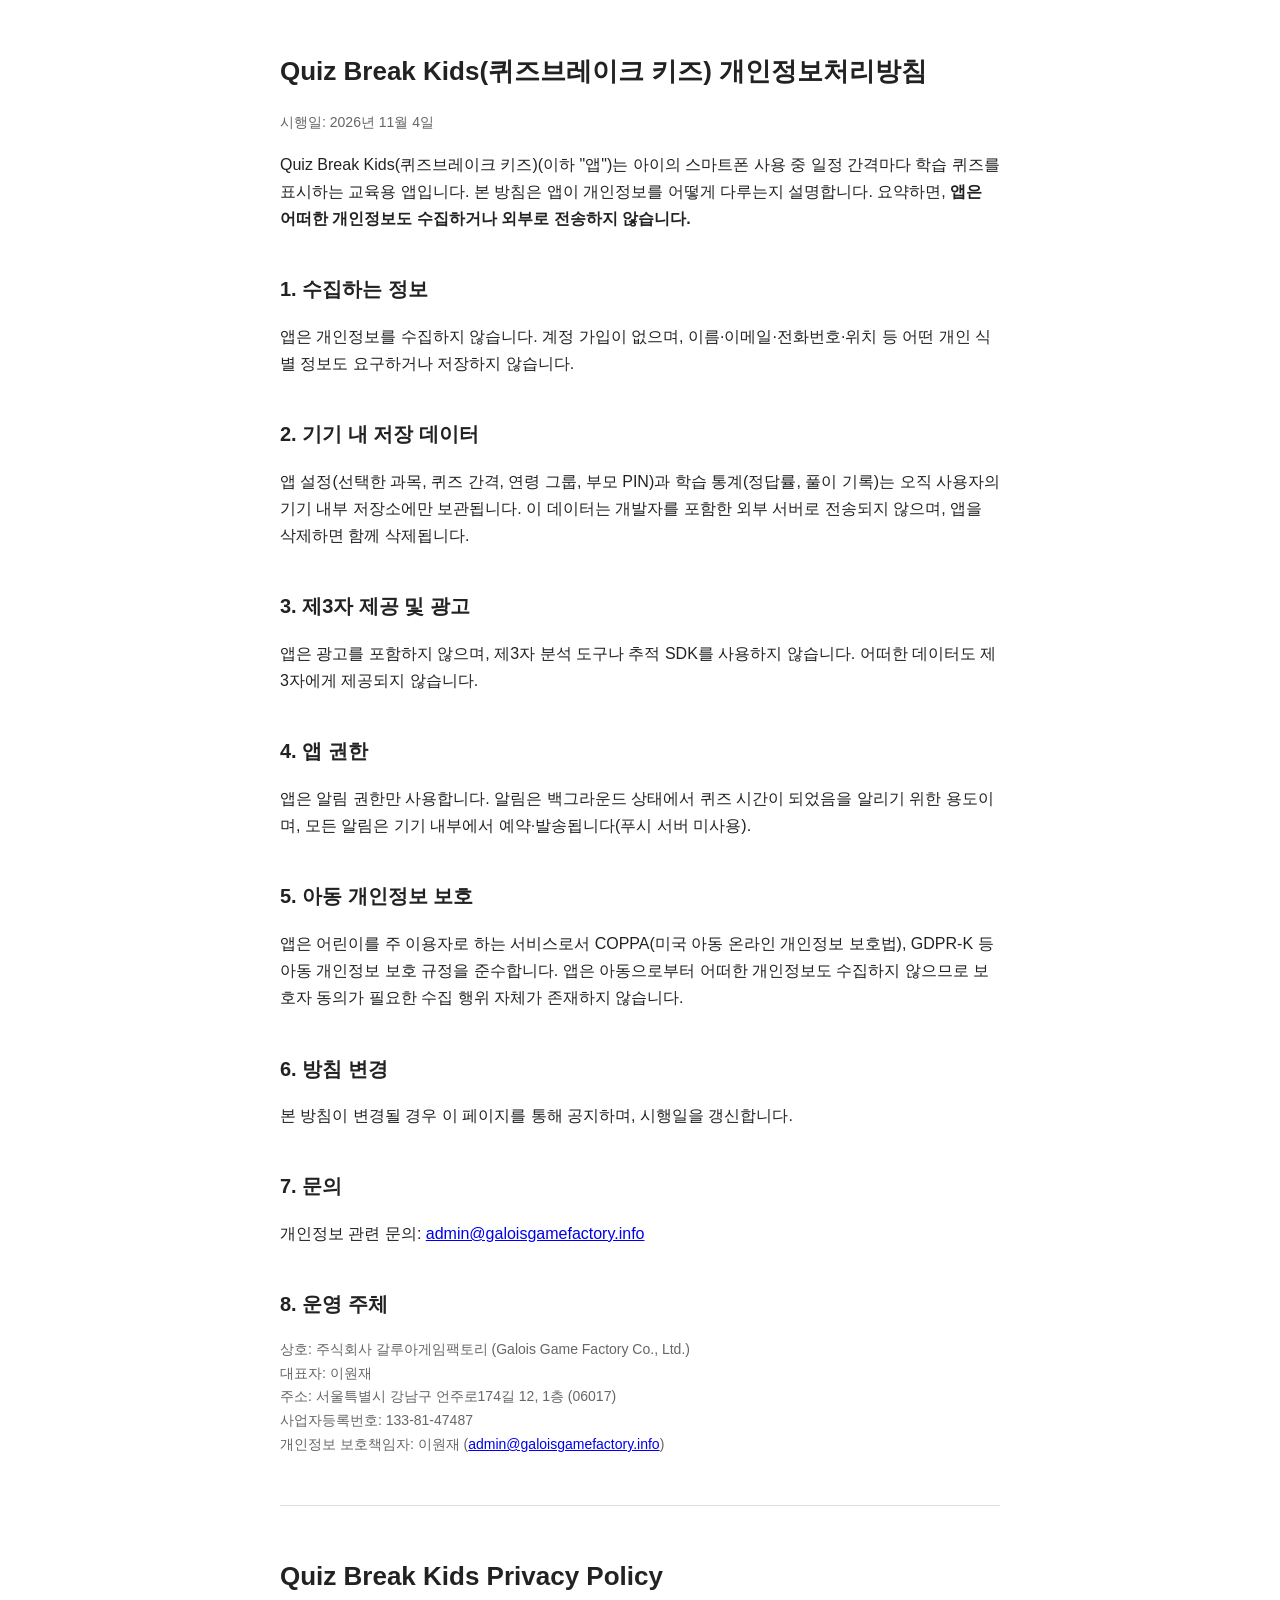
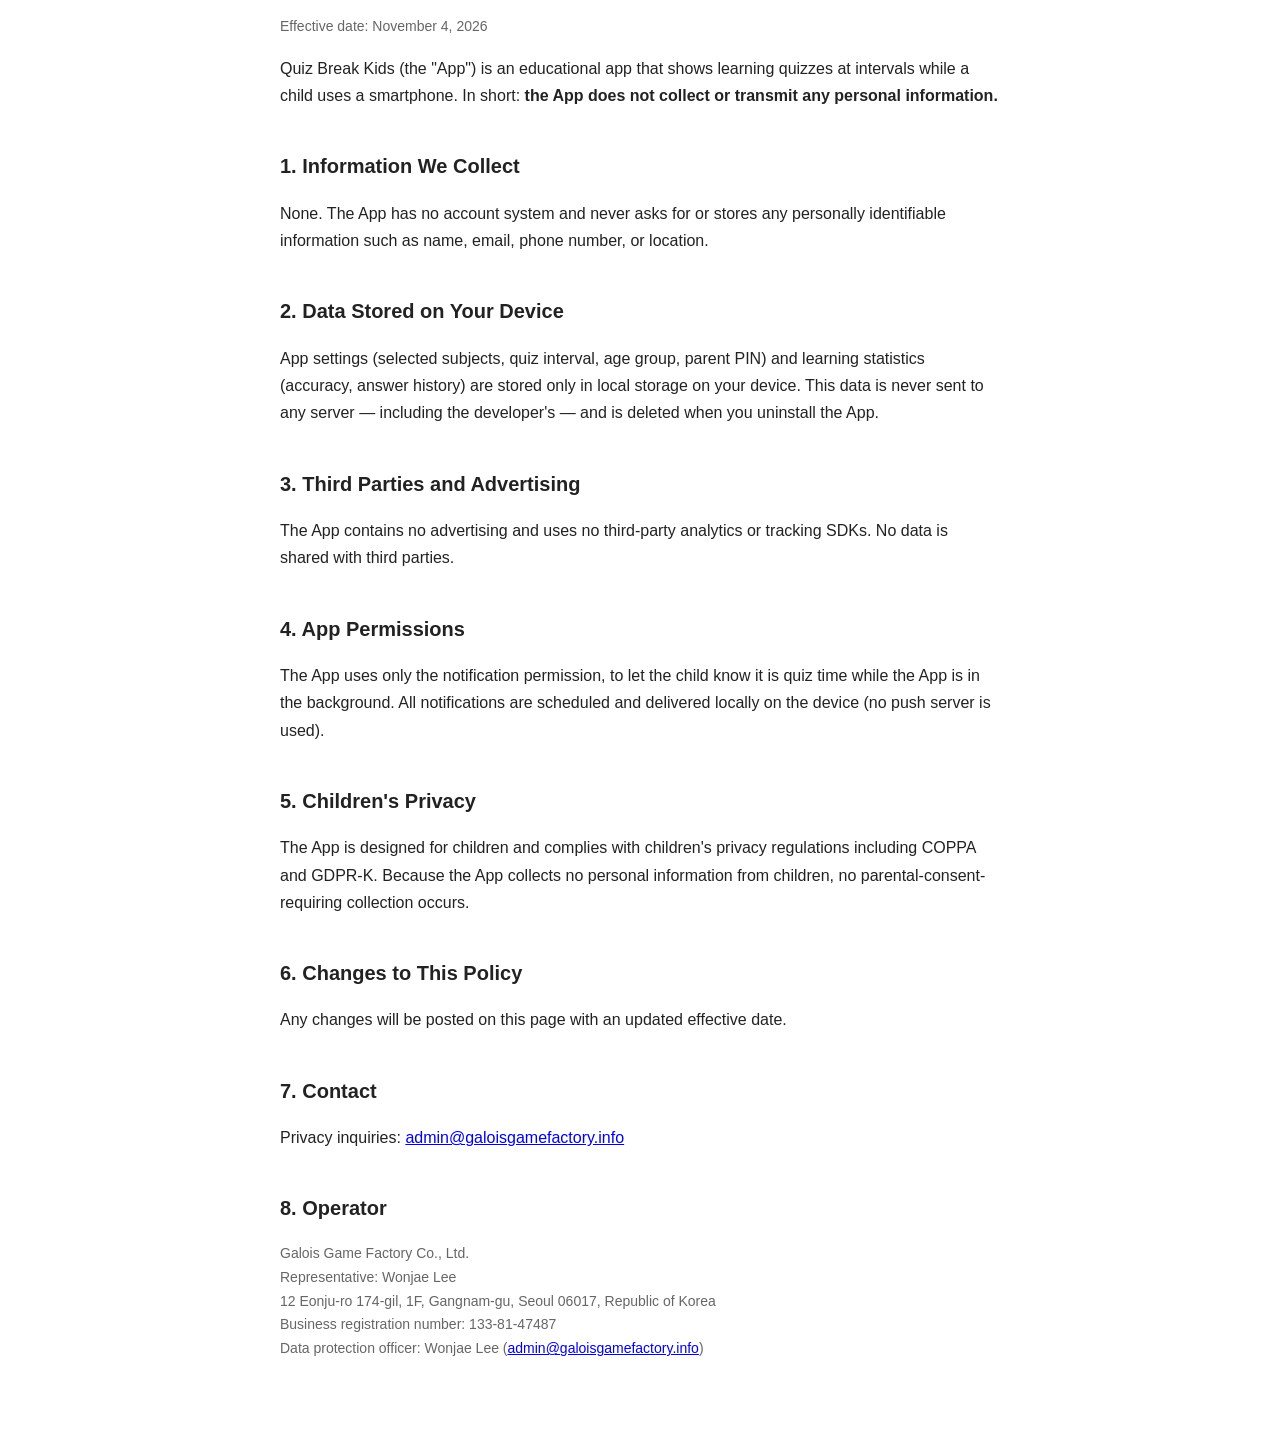
<file: privacy.html>
<!doctype html>
<html lang="ko">
<head>
<meta charset="utf-8" />
<meta name="viewport" content="width=device-width, initial-scale=1" />
<title>Quiz Break Kids(퀴즈브레이크 키즈) — 개인정보처리방침 / Privacy Policy</title>
<style>
  body { font-family: -apple-system, "Apple SD Gothic Neo", "Noto Sans KR", sans-serif; max-width: 720px; margin: 0 auto; padding: 32px 20px 80px; line-height: 1.7; color: #222; }
  h1 { font-size: 26px; } h2 { font-size: 20px; margin-top: 40px; } h3 { font-size: 16px; }
  hr { margin: 48px 0; border: none; border-top: 1px solid #ddd; }
  .muted { color: #666; font-size: 14px; }
</style>
</head>
<body>

<h1>Quiz Break Kids(퀴즈브레이크 키즈) 개인정보처리방침</h1>
<p class="muted">시행일: 2026년 11월 4일</p>

<p>Quiz Break Kids(퀴즈브레이크 키즈)(이하 "앱")는 아이의 스마트폰 사용 중 일정 간격마다 학습 퀴즈를 표시하는 교육용 앱입니다. 본 방침은 앱이 개인정보를 어떻게 다루는지 설명합니다. 요약하면, <strong>앱은 어떠한 개인정보도 수집하거나 외부로 전송하지 않습니다.</strong></p>

<h2>1. 수집하는 정보</h2>
<p>앱은 개인정보를 수집하지 않습니다. 계정 가입이 없으며, 이름·이메일·전화번호·위치 등 어떤 개인 식별 정보도 요구하거나 저장하지 않습니다.</p>

<h2>2. 기기 내 저장 데이터</h2>
<p>앱 설정(선택한 과목, 퀴즈 간격, 연령 그룹, 부모 PIN)과 학습 통계(정답률, 풀이 기록)는 오직 사용자의 기기 내부 저장소에만 보관됩니다. 이 데이터는 개발자를 포함한 외부 서버로 전송되지 않으며, 앱을 삭제하면 함께 삭제됩니다.</p>

<h2>3. 제3자 제공 및 광고</h2>
<p>앱은 광고를 포함하지 않으며, 제3자 분석 도구나 추적 SDK를 사용하지 않습니다. 어떠한 데이터도 제3자에게 제공되지 않습니다.</p>

<h2>4. 앱 권한</h2>
<p>앱은 알림 권한만 사용합니다. 알림은 백그라운드 상태에서 퀴즈 시간이 되었음을 알리기 위한 용도이며, 모든 알림은 기기 내부에서 예약·발송됩니다(푸시 서버 미사용).</p>

<h2>5. 아동 개인정보 보호</h2>
<p>앱은 어린이를 주 이용자로 하는 서비스로서 COPPA(미국 아동 온라인 개인정보 보호법), GDPR-K 등 아동 개인정보 보호 규정을 준수합니다. 앱은 아동으로부터 어떠한 개인정보도 수집하지 않으므로 보호자 동의가 필요한 수집 행위 자체가 존재하지 않습니다.</p>

<h2>6. 방침 변경</h2>
<p>본 방침이 변경될 경우 이 페이지를 통해 공지하며, 시행일을 갱신합니다.</p>

<h2>7. 문의</h2>
<p>개인정보 관련 문의: <a href="mailto:admin@galoisgamefactory.info">admin@galoisgamefactory.info</a></p>

<h2>8. 운영 주체</h2>
<p class="muted">
상호: 주식회사 갈루아게임팩토리 (Galois Game Factory Co., Ltd.)<br/>
대표자: 이원재<br/>
주소: 서울특별시 강남구 언주로174길 12, 1층 (06017)<br/>
사업자등록번호: 133-81-47487<br/>
개인정보 보호책임자: 이원재 (<a href="mailto:admin@galoisgamefactory.info">admin@galoisgamefactory.info</a>)
</p>

<hr />

<h1>Quiz Break Kids Privacy Policy</h1>
<p class="muted">Effective date: November 4, 2026</p>

<p>Quiz Break Kids (the "App") is an educational app that shows learning quizzes at intervals while a child uses a smartphone. In short: <strong>the App does not collect or transmit any personal information.</strong></p>

<h2>1. Information We Collect</h2>
<p>None. The App has no account system and never asks for or stores any personally identifiable information such as name, email, phone number, or location.</p>

<h2>2. Data Stored on Your Device</h2>
<p>App settings (selected subjects, quiz interval, age group, parent PIN) and learning statistics (accuracy, answer history) are stored only in local storage on your device. This data is never sent to any server — including the developer's — and is deleted when you uninstall the App.</p>

<h2>3. Third Parties and Advertising</h2>
<p>The App contains no advertising and uses no third-party analytics or tracking SDKs. No data is shared with third parties.</p>

<h2>4. App Permissions</h2>
<p>The App uses only the notification permission, to let the child know it is quiz time while the App is in the background. All notifications are scheduled and delivered locally on the device (no push server is used).</p>

<h2>5. Children's Privacy</h2>
<p>The App is designed for children and complies with children's privacy regulations including COPPA and GDPR-K. Because the App collects no personal information from children, no parental-consent-requiring collection occurs.</p>

<h2>6. Changes to This Policy</h2>
<p>Any changes will be posted on this page with an updated effective date.</p>

<h2>7. Contact</h2>
<p>Privacy inquiries: <a href="mailto:admin@galoisgamefactory.info">admin@galoisgamefactory.info</a></p>

<h2>8. Operator</h2>
<p class="muted">
Galois Game Factory Co., Ltd.<br/>
Representative: Wonjae Lee<br/>
12 Eonju-ro 174-gil, 1F, Gangnam-gu, Seoul 06017, Republic of Korea<br/>
Business registration number: 133-81-47487<br/>
Data protection officer: Wonjae Lee (<a href="mailto:admin@galoisgamefactory.info">admin@galoisgamefactory.info</a>)
</p>

</body>
</html>
</file>
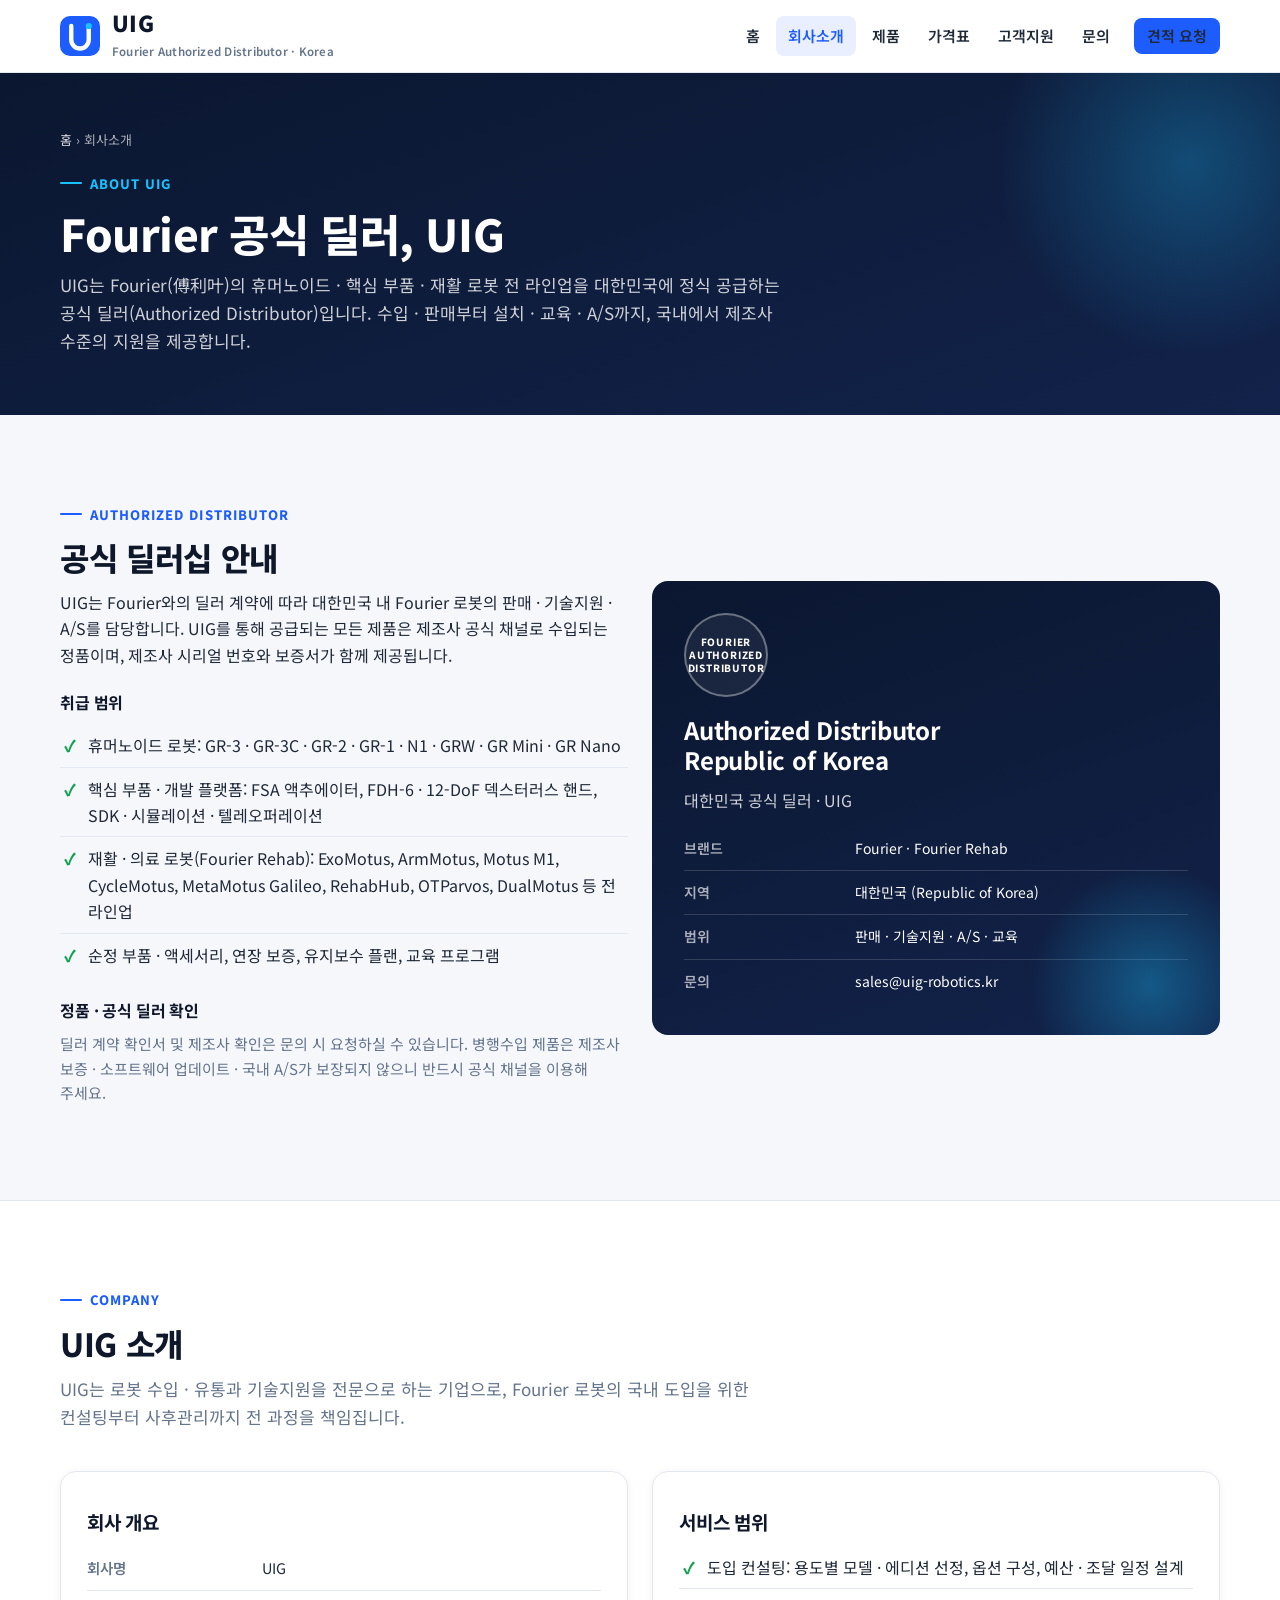
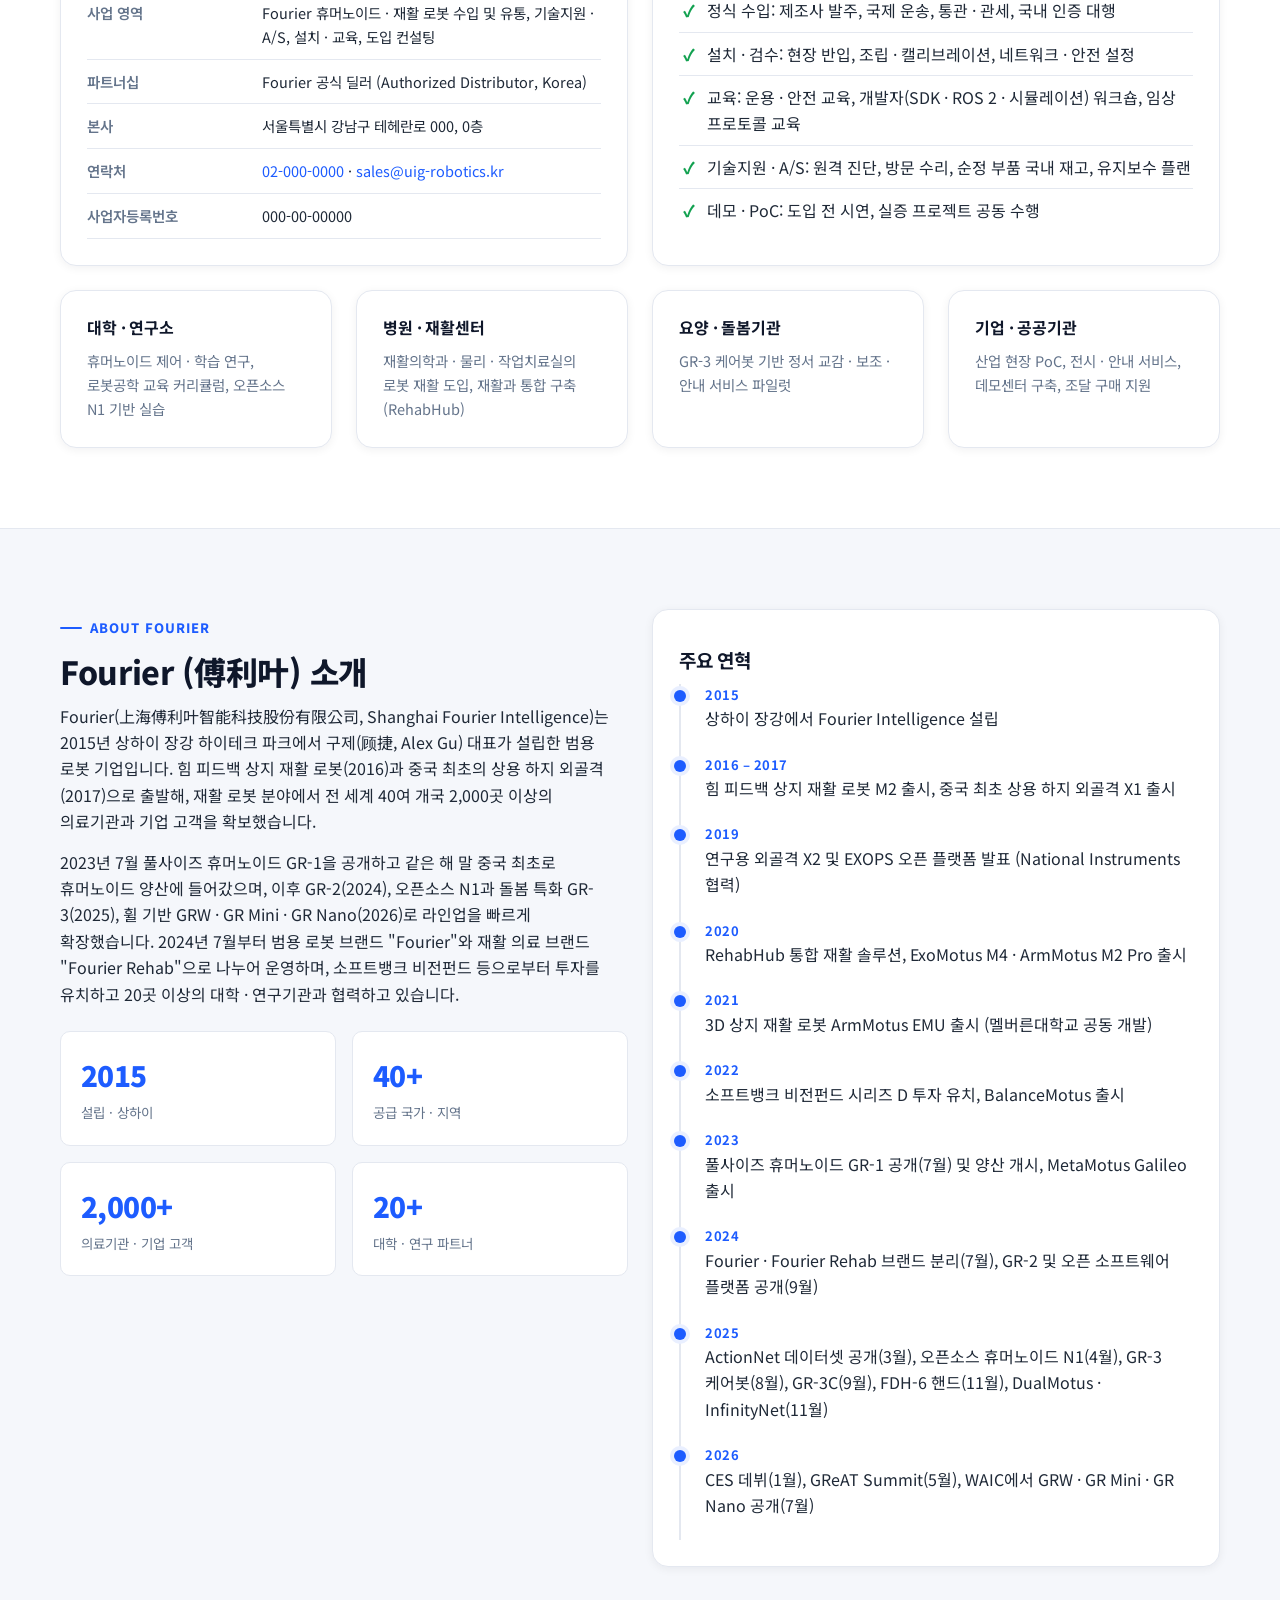
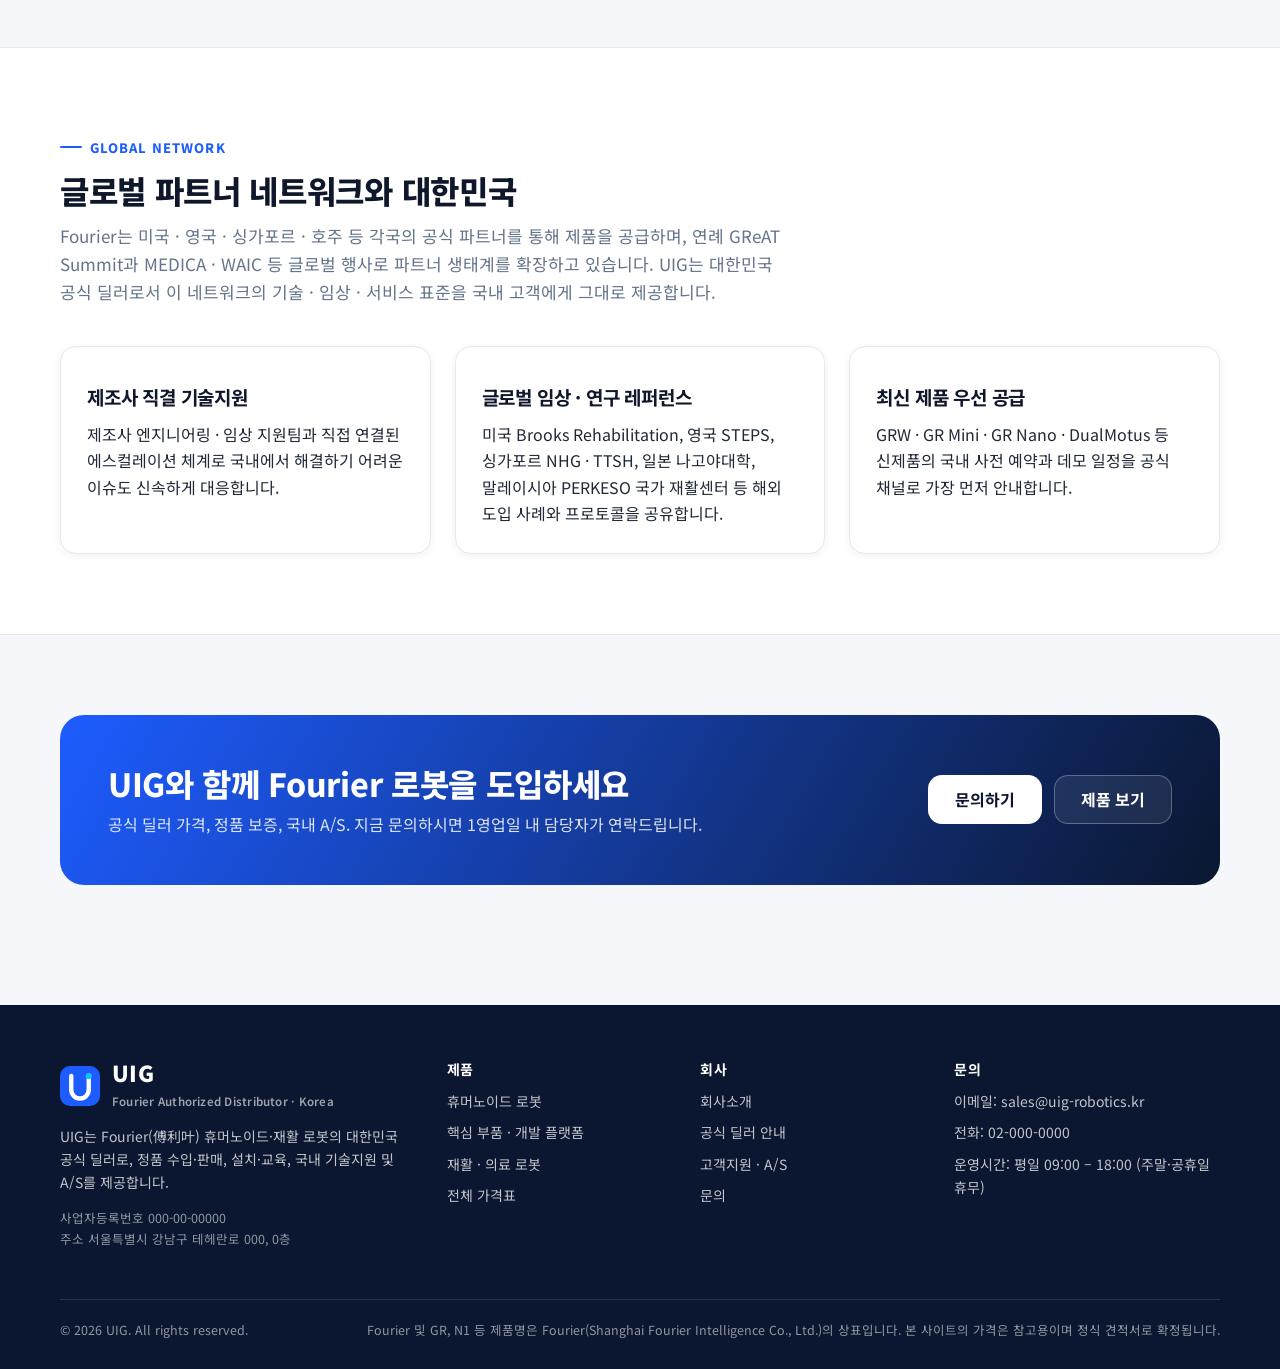
<file: uig-fourier/about.html>
<!doctype html>
<html lang="ko">
<head>
<meta charset="utf-8">
<meta name="viewport" content="width=device-width, initial-scale=1">
<title>회사소개 · 공식 딜러 안내 | UIG · Fourier 공식 딜러</title>
<meta name="description" content="UIG는 Fourier(傅利叶) 휴머노이드·재활 로봇의 대한민국 공식 딜러입니다. 회사 소개, 공식 딜러십 범위, Fourier 기업 소개와 연혁.">
<link rel="icon" href="assets/img/favicon.svg" type="image/svg+xml">
<link rel="preconnect" href="https://fonts.googleapis.com">
<link rel="preconnect" href="https://fonts.gstatic.com" crossorigin>
<link rel="stylesheet" href="https://fonts.googleapis.com/css2?family=Noto+Sans+KR:wght@400;500;600;700;800;900&display=swap">
<link rel="stylesheet" href="assets/css/style.css">
</head>
<body>

<header class="site-header">
  <div class="container header-inner">
    <a class="brand" href="index.html">
      <svg class="brand-mark" viewBox="0 0 64 64" aria-hidden="true"><rect width="64" height="64" rx="16" fill="#1d5cff"/><path d="M18 16v22a14 14 0 0 0 28 0V16" fill="none" stroke="#fff" stroke-width="7" stroke-linecap="round"/><circle cx="46" cy="16" r="5" fill="#19c2ff"/></svg>
      <span><span class="brand-name">UIG</span><span class="brand-sub">Fourier Authorized Distributor · Korea</span></span>
    </a>
    <button class="nav-toggle" aria-label="메뉴 열기" aria-expanded="false" aria-controls="site-nav"><svg width="22" height="22" viewBox="0 0 24 24" fill="none" stroke="currentColor" stroke-width="2.2" stroke-linecap="round"><path d="M4 7h16M4 12h16M4 17h16"/></svg></button>
    <nav class="site-nav" id="site-nav" aria-label="주 메뉴">
      <a href="index.html">홈</a>
      <a href="about.html">회사소개</a>
      <a href="products.html">제품</a>
      <a href="pricing.html">가격표</a>
      <a href="support.html">고객지원</a>
      <a href="contact.html">문의</a>
      <a class="btn btn-primary btn-sm" href="contact.html">견적 요청</a>
    </nav>
  </div>
</header>

<section class="page-hero">
  <div class="container">
    <div class="breadcrumb"><a href="index.html">홈</a> › 회사소개</div>
    <div class="eyebrow">About UIG</div>
    <h1>Fourier 공식 딜러, UIG</h1>
    <p>UIG는 Fourier(傅利叶)의 휴머노이드 · 핵심 부품 · 재활 로봇 전 라인업을 대한민국에 정식 공급하는 공식 딜러(Authorized Distributor)입니다. 수입 · 판매부터 설치 · 교육 · A/S까지, 국내에서 제조사 수준의 지원을 제공합니다.</p>
  </div>
</section>

<!-- ===== Dealer ===== -->
<section class="section" id="dealer">
  <div class="container">
    <div class="grid grid-2" style="align-items:center">
      <div>
        <div class="eyebrow">Authorized Distributor</div>
        <h2>공식 딜러십 안내</h2>
        <p>UIG는 Fourier와의 딜러 계약에 따라 대한민국 내 Fourier 로봇의 판매 · 기술지원 · A/S를 담당합니다. UIG를 통해 공급되는 모든 제품은 제조사 공식 채널로 수입되는 정품이며, 제조사 시리얼 번호와 보증서가 함께 제공됩니다.</p>
        <h4 class="mt-3">취급 범위</h4>
        <ul class="check-list">
          <li>휴머노이드 로봇: GR-3 · GR-3C · GR-2 · GR-1 · N1 · GRW · GR Mini · GR Nano</li>
          <li>핵심 부품 · 개발 플랫폼: FSA 액추에이터, FDH-6 · 12-DoF 덱스터러스 핸드, SDK · 시뮬레이션 · 텔레오퍼레이션</li>
          <li>재활 · 의료 로봇(Fourier Rehab): ExoMotus, ArmMotus, Motus M1, CycleMotus, MetaMotus Galileo, RehabHub, OTParvos, DualMotus 등 전 라인업</li>
          <li>순정 부품 · 액세서리, 연장 보증, 유지보수 플랜, 교육 프로그램</li>
        </ul>
        <h4 class="mt-3">정품 · 공식 딜러 확인</h4>
        <p class="muted" style="font-size:15px">딜러 계약 확인서 및 제조사 확인은 문의 시 요청하실 수 있습니다. 병행수입 제품은 제조사 보증 · 소프트웨어 업데이트 · 국내 A/S가 보장되지 않으니 반드시 공식 채널을 이용해 주세요.</p>
      </div>
      <div class="dealer-card">
        <div class="seal">FOURIER<br>AUTHORIZED<br>DISTRIBUTOR</div>
        <h3>Authorized Distributor<br>Republic of Korea</h3>
        <p>대한민국 공식 딜러 · UIG</p>
        <table class="kv" style="color:#fff;font-size:14px">
          <tr><th style="color:rgba(255,255,255,.65);border-color:rgba(255,255,255,.15)">브랜드</th><td style="border-color:rgba(255,255,255,.15)">Fourier · Fourier Rehab</td></tr>
          <tr><th style="color:rgba(255,255,255,.65);border-color:rgba(255,255,255,.15)">지역</th><td style="border-color:rgba(255,255,255,.15)">대한민국 (Republic of Korea)</td></tr>
          <tr><th style="color:rgba(255,255,255,.65);border-color:rgba(255,255,255,.15)">범위</th><td style="border-color:rgba(255,255,255,.15)">판매 · 기술지원 · A/S · 교육</td></tr>
          <tr><th style="color:rgba(255,255,255,.65);border:0">문의</th><td style="border:0"><a data-cfg="email" href="mailto:sales@uig-robotics.kr" style="color:#fff">sales@uig-robotics.kr</a></td></tr>
        </table>
      </div>
    </div>
  </div>
</section>

<!-- ===== UIG ===== -->
<section class="section alt">
  <div class="container">
    <div class="section-head">
      <div class="eyebrow">Company</div>
      <h2>UIG 소개</h2>
      <p>UIG는 로봇 수입 · 유통과 기술지원을 전문으로 하는 기업으로, Fourier 로봇의 국내 도입을 위한 컨설팅부터 사후관리까지 전 과정을 책임집니다.</p>
    </div>
    <div class="grid grid-2">
      <div class="card">
        <h3>회사 개요</h3>
        <table class="kv">
          <tr><th>회사명</th><td>UIG</td></tr>
          <tr><th>사업 영역</th><td>Fourier 휴머노이드 · 재활 로봇 수입 및 유통, 기술지원 · A/S, 설치 · 교육, 도입 컨설팅</td></tr>
          <tr><th>파트너십</th><td>Fourier 공식 딜러 (Authorized Distributor, Korea)</td></tr>
          <tr><th>본사</th><td><span data-cfg="address">서울특별시 강남구 테헤란로 000, 0층</span></td></tr>
          <tr><th>연락처</th><td><a data-cfg="phone" href="tel:+82200000000">02-000-0000</a> · <a data-cfg="email" href="mailto:sales@uig-robotics.kr">sales@uig-robotics.kr</a></td></tr>
          <tr><th>사업자등록번호</th><td><span data-cfg="bizNo">000-00-00000</span></td></tr>
        </table>
      </div>
      <div class="card">
        <h3>서비스 범위</h3>
        <ul class="check-list">
          <li>도입 컨설팅: 용도별 모델 · 에디션 선정, 옵션 구성, 예산 · 조달 일정 설계</li>
          <li>정식 수입: 제조사 발주, 국제 운송, 통관 · 관세, 국내 인증 대행</li>
          <li>설치 · 검수: 현장 반입, 조립 · 캘리브레이션, 네트워크 · 안전 설정</li>
          <li>교육: 운용 · 안전 교육, 개발자(SDK · ROS 2 · 시뮬레이션) 워크숍, 임상 프로토콜 교육</li>
          <li>기술지원 · A/S: 원격 진단, 방문 수리, 순정 부품 국내 재고, 유지보수 플랜</li>
          <li>데모 · PoC: 도입 전 시연, 실증 프로젝트 공동 수행</li>
        </ul>
      </div>
    </div>
    <div class="grid grid-4 mt-3">
      <div class="card"><h4>대학 · 연구소</h4><p class="muted mb-0" style="font-size:14.5px">휴머노이드 제어 · 학습 연구, 로봇공학 교육 커리큘럼, 오픈소스 N1 기반 실습</p></div>
      <div class="card"><h4>병원 · 재활센터</h4><p class="muted mb-0" style="font-size:14.5px">재활의학과 · 물리 · 작업치료실의 로봇 재활 도입, 재활과 통합 구축(RehabHub)</p></div>
      <div class="card"><h4>요양 · 돌봄기관</h4><p class="muted mb-0" style="font-size:14.5px">GR-3 케어봇 기반 정서 교감 · 보조 · 안내 서비스 파일럿</p></div>
      <div class="card"><h4>기업 · 공공기관</h4><p class="muted mb-0" style="font-size:14.5px">산업 현장 PoC, 전시 · 안내 서비스, 데모센터 구축, 조달 구매 지원</p></div>
    </div>
  </div>
</section>

<!-- ===== Fourier ===== -->
<section class="section">
  <div class="container">
    <div class="grid grid-2" style="align-items:start">
      <div>
        <div class="eyebrow">About Fourier</div>
        <h2>Fourier (傅利叶) 소개</h2>
        <p>Fourier(上海傅利叶智能科技股份有限公司, Shanghai Fourier Intelligence)는 2015년 상하이 장강 하이테크 파크에서 구제(顾捷, Alex Gu) 대표가 설립한 범용 로봇 기업입니다. 힘 피드백 상지 재활 로봇(2016)과 중국 최초의 상용 하지 외골격(2017)으로 출발해, 재활 로봇 분야에서 전 세계 40여 개국 2,000곳 이상의 의료기관과 기업 고객을 확보했습니다.</p>
        <p>2023년 7월 풀사이즈 휴머노이드 GR-1을 공개하고 같은 해 말 중국 최초로 휴머노이드 양산에 들어갔으며, 이후 GR-2(2024), 오픈소스 N1과 돌봄 특화 GR-3(2025), 휠 기반 GRW · GR Mini · GR Nano(2026)로 라인업을 빠르게 확장했습니다. 2024년 7월부터 범용 로봇 브랜드 "Fourier"와 재활 의료 브랜드 "Fourier Rehab"으로 나누어 운영하며, 소프트뱅크 비전펀드 등으로부터 투자를 유치하고 20곳 이상의 대학 · 연구기관과 협력하고 있습니다.</p>
        <div class="stat-row mt-3" style="grid-template-columns:repeat(2,1fr)">
          <div class="stat"><strong>2015</strong><span>설립 · 상하이</span></div>
          <div class="stat"><strong>40+</strong><span>공급 국가 · 지역</span></div>
          <div class="stat"><strong>2,000+</strong><span>의료기관 · 기업 고객</span></div>
          <div class="stat"><strong>20+</strong><span>대학 · 연구 파트너</span></div>
        </div>
      </div>
      <div class="card">
        <h3>주요 연혁</h3>
        <ul class="timeline mt-2">
          <li><strong>2015</strong>상하이 장강에서 Fourier Intelligence 설립</li>
          <li><strong>2016 – 2017</strong>힘 피드백 상지 재활 로봇 M2 출시, 중국 최초 상용 하지 외골격 X1 출시</li>
          <li><strong>2019</strong>연구용 외골격 X2 및 EXOPS 오픈 플랫폼 발표 (National Instruments 협력)</li>
          <li><strong>2020</strong>RehabHub 통합 재활 솔루션, ExoMotus M4 · ArmMotus M2 Pro 출시</li>
          <li><strong>2021</strong>3D 상지 재활 로봇 ArmMotus EMU 출시 (멜버른대학교 공동 개발)</li>
          <li><strong>2022</strong>소프트뱅크 비전펀드 시리즈 D 투자 유치, BalanceMotus 출시</li>
          <li><strong>2023</strong>풀사이즈 휴머노이드 GR-1 공개(7월) 및 양산 개시, MetaMotus Galileo 출시</li>
          <li><strong>2024</strong>Fourier · Fourier Rehab 브랜드 분리(7월), GR-2 및 오픈 소프트웨어 플랫폼 공개(9월)</li>
          <li><strong>2025</strong>ActionNet 데이터셋 공개(3월), 오픈소스 휴머노이드 N1(4월), GR-3 케어봇(8월), GR-3C(9월), FDH-6 핸드(11월), DualMotus · InfinityNet(11월)</li>
          <li><strong>2026</strong>CES 데뷔(1월), GReAT Summit(5월), WAIC에서 GRW · GR Mini · GR Nano 공개(7월)</li>
        </ul>
      </div>
    </div>
  </div>
</section>

<!-- ===== Global network ===== -->
<section class="section alt">
  <div class="container">
    <div class="section-head">
      <div class="eyebrow">Global Network</div>
      <h2>글로벌 파트너 네트워크와 대한민국</h2>
      <p>Fourier는 미국 · 영국 · 싱가포르 · 호주 등 각국의 공식 파트너를 통해 제품을 공급하며, 연례 GReAT Summit과 MEDICA · WAIC 등 글로벌 행사로 파트너 생태계를 확장하고 있습니다. UIG는 대한민국 공식 딜러로서 이 네트워크의 기술 · 임상 · 서비스 표준을 국내 고객에게 그대로 제공합니다.</p>
    </div>
    <div class="grid grid-3">
      <div class="card"><h3>제조사 직결 기술지원</h3><p>제조사 엔지니어링 · 임상 지원팀과 직접 연결된 에스컬레이션 체계로 국내에서 해결하기 어려운 이슈도 신속하게 대응합니다.</p></div>
      <div class="card"><h3>글로벌 임상 · 연구 레퍼런스</h3><p>미국 Brooks Rehabilitation, 영국 STEPS, 싱가포르 NHG · TTSH, 일본 나고야대학, 말레이시아 PERKESO 국가 재활센터 등 해외 도입 사례와 프로토콜을 공유합니다.</p></div>
      <div class="card"><h3>최신 제품 우선 공급</h3><p>GRW · GR Mini · GR Nano · DualMotus 등 신제품의 국내 사전 예약과 데모 일정을 공식 채널로 가장 먼저 안내합니다.</p></div>
    </div>
  </div>
</section>

<section class="section">
  <div class="container">
    <div class="cta-band">
      <div>
        <h2>UIG와 함께 Fourier 로봇을 도입하세요</h2>
        <p>공식 딜러 가격, 정품 보증, 국내 A/S. 지금 문의하시면 1영업일 내 담당자가 연락드립니다.</p>
      </div>
      <div class="actions">
        <a class="btn btn-light btn-lg" href="contact.html">문의하기</a>
        <a class="btn btn-ghost-light btn-lg" href="products.html">제품 보기</a>
      </div>
    </div>
  </div>
</section>

<footer class="site-footer">
  <div class="container">
    <div class="footer-grid">
      <div>
        <div class="footer-brand">
          <svg class="brand-mark" viewBox="0 0 64 64" aria-hidden="true"><rect width="64" height="64" rx="16" fill="#1d5cff"/><path d="M18 16v22a14 14 0 0 0 28 0V16" fill="none" stroke="#fff" stroke-width="7" stroke-linecap="round"/><circle cx="46" cy="16" r="5" fill="#19c2ff"/></svg>
          <span><span class="brand-name">UIG</span><span class="brand-sub">Fourier Authorized Distributor · Korea</span></span>
        </div>
        <p>UIG는 Fourier(傅利叶) 휴머노이드·재활 로봇의 대한민국 공식 딜러로, 정품 수입·판매, 설치·교육, 국내 기술지원 및 A/S를 제공합니다.</p>
        <p class="footer-legal">사업자등록번호 <span data-cfg="bizNo">000-00-00000</span><br>주소 <span data-cfg="address">서울특별시 강남구 테헤란로 000, 0층</span></p>
      </div>
      <div>
        <h4>제품</h4>
        <ul>
          <li><a href="products.html?cat=humanoid">휴머노이드 로봇</a></li>
          <li><a href="products.html?cat=component">핵심 부품 · 개발 플랫폼</a></li>
          <li><a href="products.html?cat=rehab">재활 · 의료 로봇</a></li>
          <li><a href="pricing.html">전체 가격표</a></li>
        </ul>
      </div>
      <div>
        <h4>회사</h4>
        <ul>
          <li><a href="about.html">회사소개</a></li>
          <li><a href="about.html#dealer">공식 딜러 안내</a></li>
          <li><a href="support.html">고객지원 · A/S</a></li>
          <li><a href="contact.html">문의</a></li>
        </ul>
      </div>
      <div>
        <h4>문의</h4>
        <ul>
          <li>이메일: <a data-cfg="email" href="mailto:sales@uig-robotics.kr">sales@uig-robotics.kr</a></li>
          <li>전화: <a data-cfg="phone" href="tel:+82200000000">02-000-0000</a></li>
          <li>운영시간: <span data-cfg="hours">평일 09:00 – 18:00</span></li>
        </ul>
      </div>
    </div>
    <div class="footer-bottom">
      <span>© <span data-year>2026</span> UIG. All rights reserved.</span>
      <span>Fourier 및 GR, N1 등 제품명은 Fourier(Shanghai Fourier Intelligence Co., Ltd.)의 상표입니다. 본 사이트의 가격은 참고용이며 정식 견적서로 확정됩니다.</span>
    </div>
  </div>
</footer>

<script src="assets/js/config.js"></script>
<script src="assets/js/products.js"></script>
<script src="assets/js/main.js"></script>
</body>
</html>
</file>
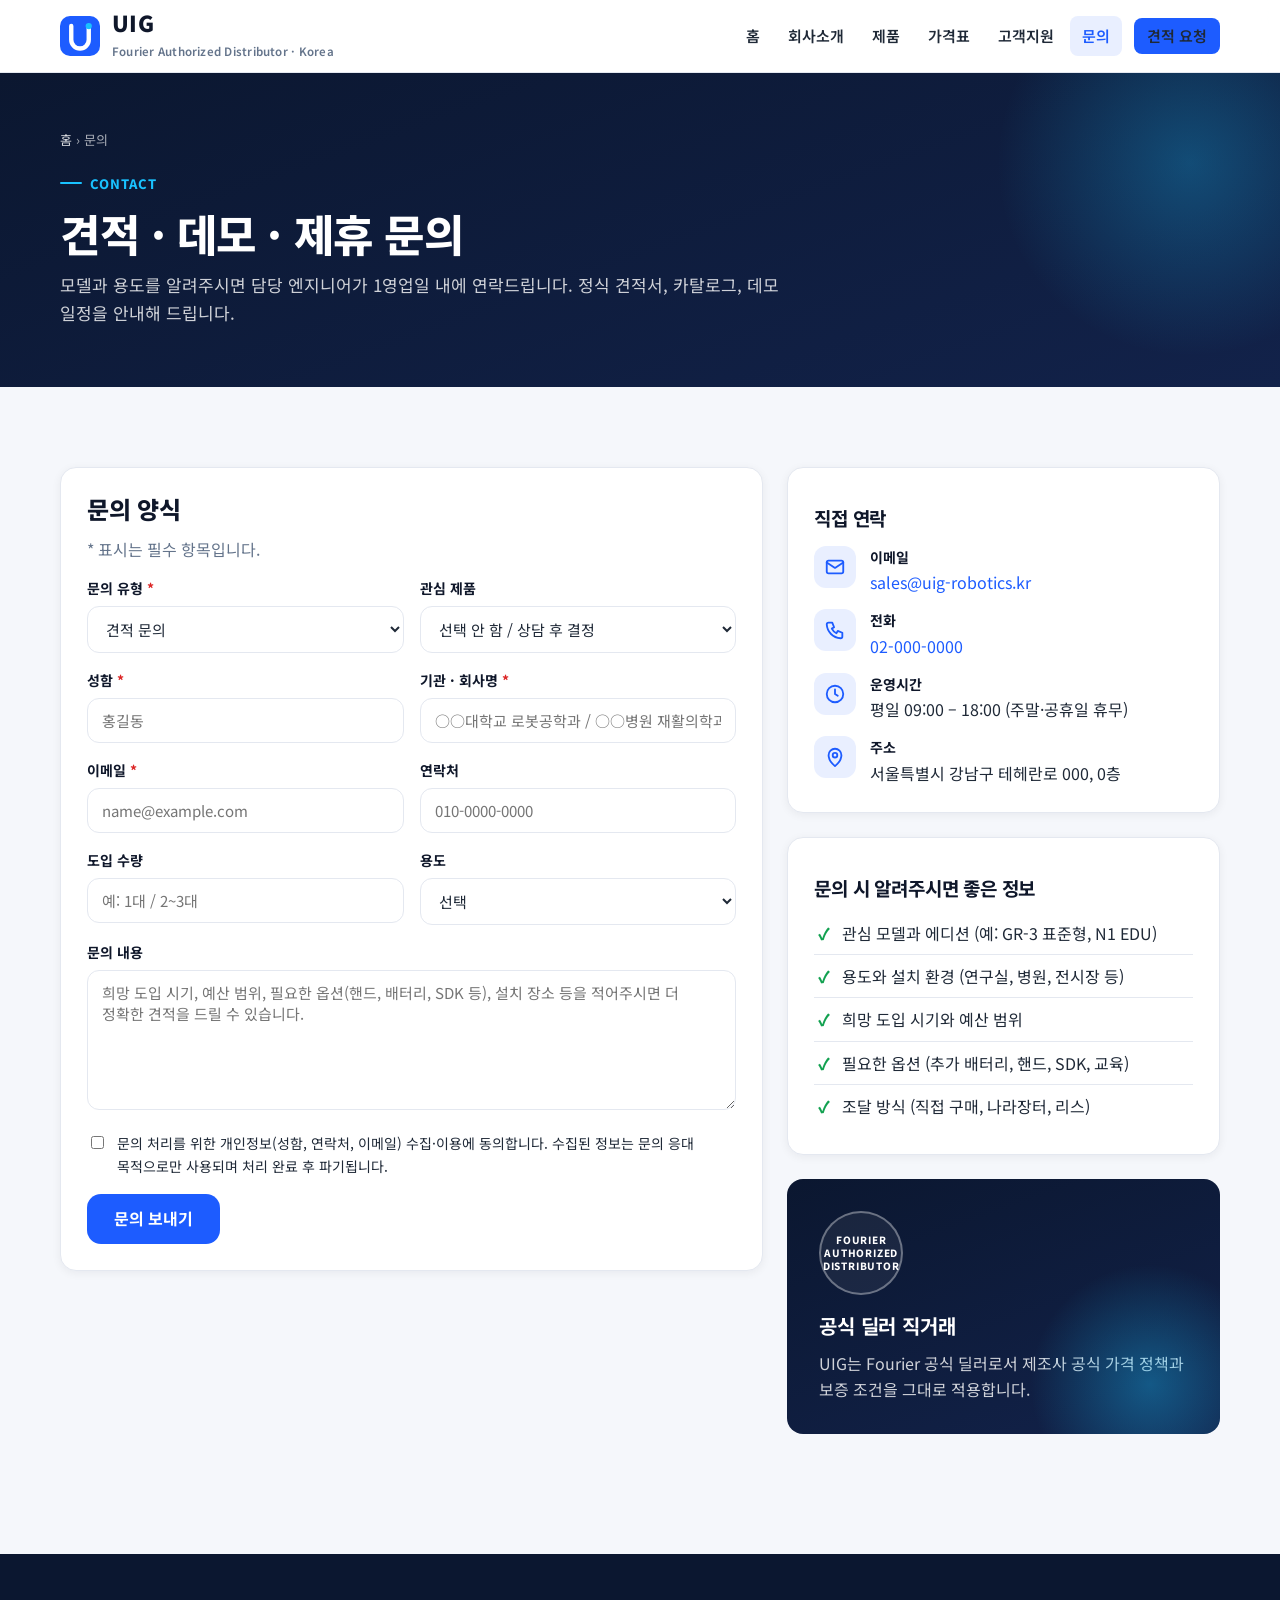
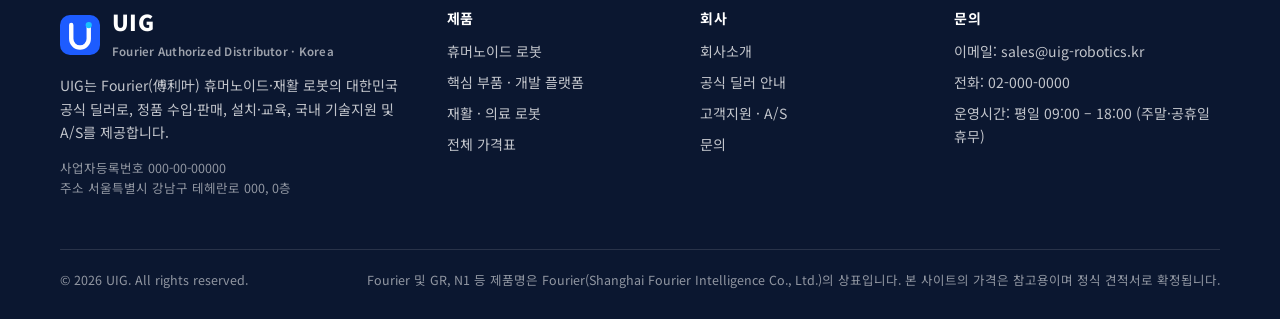
<file: uig-fourier/contact.html>
<!doctype html>
<html lang="ko">
<head>
<meta charset="utf-8">
<meta name="viewport" content="width=device-width, initial-scale=1">
<title>견적 · 문의 | UIG · Fourier 공식 딜러</title>
<meta name="description" content="Fourier 로봇 견적, 데모·시연 신청, 파트너 제휴 문의. UIG 공식 딜러가 1영업일 내 답변드립니다.">
<link rel="icon" href="assets/img/favicon.svg" type="image/svg+xml">
<link rel="preconnect" href="https://fonts.googleapis.com">
<link rel="preconnect" href="https://fonts.gstatic.com" crossorigin>
<link rel="stylesheet" href="https://fonts.googleapis.com/css2?family=Noto+Sans+KR:wght@400;500;600;700;800;900&display=swap">
<link rel="stylesheet" href="assets/css/style.css">
</head>
<body>

<header class="site-header">
  <div class="container header-inner">
    <a class="brand" href="index.html">
      <svg class="brand-mark" viewBox="0 0 64 64" aria-hidden="true"><rect width="64" height="64" rx="16" fill="#1d5cff"/><path d="M18 16v22a14 14 0 0 0 28 0V16" fill="none" stroke="#fff" stroke-width="7" stroke-linecap="round"/><circle cx="46" cy="16" r="5" fill="#19c2ff"/></svg>
      <span><span class="brand-name">UIG</span><span class="brand-sub">Fourier Authorized Distributor · Korea</span></span>
    </a>
    <button class="nav-toggle" aria-label="메뉴 열기" aria-expanded="false" aria-controls="site-nav"><svg width="22" height="22" viewBox="0 0 24 24" fill="none" stroke="currentColor" stroke-width="2.2" stroke-linecap="round"><path d="M4 7h16M4 12h16M4 17h16"/></svg></button>
    <nav class="site-nav" id="site-nav" aria-label="주 메뉴">
      <a href="index.html">홈</a>
      <a href="about.html">회사소개</a>
      <a href="products.html">제품</a>
      <a href="pricing.html">가격표</a>
      <a href="support.html">고객지원</a>
      <a href="contact.html">문의</a>
      <a class="btn btn-primary btn-sm" href="contact.html">견적 요청</a>
    </nav>
  </div>
</header>

<section class="page-hero">
  <div class="container">
    <div class="breadcrumb"><a href="index.html">홈</a> › 문의</div>
    <div class="eyebrow">Contact</div>
    <h1>견적 · 데모 · 제휴 문의</h1>
    <p>모델과 용도를 알려주시면 담당 엔지니어가 1영업일 내에 연락드립니다. 정식 견적서, 카탈로그, 데모 일정을 안내해 드립니다.</p>
  </div>
</section>

<section class="section">
  <div class="container">
    <div class="grid contact-grid">
      <div class="card">
        <h2 style="font-size:24px">문의 양식</h2>
        <p class="muted">* 표시는 필수 항목입니다.</p>
        <form id="quote-form" novalidate>
          <div class="form-grid">
            <label class="field">문의 유형 <span class="req">*</span>
              <select name="type" required>
                <option value="quote">견적 문의</option>
                <option value="demo">데모 · 시연 신청</option>
                <option value="info">제품 · 기술 문의</option>
                <option value="partner">파트너 · 제휴 문의</option>
              </select>
            </label>
            <label class="field">관심 제품
              <select name="product"><option value="">선택 안 함 / 상담 후 결정</option></select>
            </label>
            <label class="field">성함 <span class="req">*</span><input type="text" name="name" required placeholder="홍길동"></label>
            <label class="field">기관 · 회사명 <span class="req">*</span><input type="text" name="org" required placeholder="○○대학교 로봇공학과 / ○○병원 재활의학과"></label>
            <label class="field">이메일 <span class="req">*</span><input type="email" name="email" required placeholder="name@example.com"></label>
            <label class="field">연락처<input type="tel" name="phone" placeholder="010-0000-0000"></label>
            <label class="field">도입 수량<input type="text" name="qty" placeholder="예: 1대 / 2~3대"></label>
            <label class="field">용도
              <select name="purpose">
                <option value="">선택</option>
                <option>연구 · 교육</option>
                <option>병원 · 재활</option>
                <option>요양 · 돌봄</option>
                <option>전시 · 안내 · 서비스</option>
                <option>산업 PoC · R&amp;D</option>
                <option>기타</option>
              </select>
            </label>
            <label class="field full">문의 내용<textarea name="message" placeholder="희망 도입 시기, 예산 범위, 필요한 옵션(핸드, 배터리, SDK 등), 설치 장소 등을 적어주시면 더 정확한 견적을 드릴 수 있습니다."></textarea></label>
            <label class="checkbox full"><input type="checkbox" name="agree" required> <span>문의 처리를 위한 개인정보(성함, 연락처, 이메일) 수집·이용에 동의합니다. 수집된 정보는 문의 응대 목적으로만 사용되며 처리 완료 후 파기됩니다.</span></label>
            <div class="full"><button type="submit" class="btn btn-primary btn-lg">문의 보내기</button></div>
          </div>
          <div id="form-status" class="form-status hidden" role="status"></div>
        </form>
      </div>
      <div>
        <div class="card">
          <h3>직접 연락</h3>
          <div class="info-list mt-2">
            <div class="info-item"><span class="ic"><svg viewBox="0 0 24 24" fill="none" stroke="currentColor" stroke-width="2" stroke-linecap="round" stroke-linejoin="round"><rect x="3" y="5" width="18" height="14" rx="2"/><path d="M3 7l9 6 9-6"/></svg></span><div><strong>이메일</strong><a data-cfg="email" href="mailto:sales@uig-robotics.kr">sales@uig-robotics.kr</a></div></div>
            <div class="info-item"><span class="ic"><svg viewBox="0 0 24 24" fill="none" stroke="currentColor" stroke-width="2" stroke-linecap="round" stroke-linejoin="round"><path d="M5 4h4l2 5-2.5 1.5a11 11 0 0 0 5 5L15 13l5 2v4a2 2 0 0 1-2 2A16 16 0 0 1 3 6a2 2 0 0 1 2-2"/></svg></span><div><strong>전화</strong><a data-cfg="phone" href="tel:+82200000000">02-000-0000</a></div></div>
            <div class="info-item"><span class="ic"><svg viewBox="0 0 24 24" fill="none" stroke="currentColor" stroke-width="2" stroke-linecap="round" stroke-linejoin="round"><circle cx="12" cy="12" r="9"/><path d="M12 7v5l3 2"/></svg></span><div><strong>운영시간</strong><span data-cfg="hours">평일 09:00 – 18:00 (주말·공휴일 휴무)</span></div></div>
            <div class="info-item"><span class="ic"><svg viewBox="0 0 24 24" fill="none" stroke="currentColor" stroke-width="2" stroke-linecap="round" stroke-linejoin="round"><path d="M12 22s7-6 7-12a7 7 0 0 0-14 0c0 6 7 12 7 12z"/><circle cx="12" cy="10" r="2.5"/></svg></span><div><strong>주소</strong><span data-cfg="address">서울특별시 강남구 테헤란로 000, 0층</span></div></div>
          </div>
        </div>
        <div class="card mt-3">
          <h3>문의 시 알려주시면 좋은 정보</h3>
          <ul class="check-list">
            <li>관심 모델과 에디션 (예: GR-3 표준형, N1 EDU)</li>
            <li>용도와 설치 환경 (연구실, 병원, 전시장 등)</li>
            <li>희망 도입 시기와 예산 범위</li>
            <li>필요한 옵션 (추가 배터리, 핸드, SDK, 교육)</li>
            <li>조달 방식 (직접 구매, 나라장터, 리스)</li>
          </ul>
        </div>
        <div class="dealer-card mt-3">
          <div class="seal">FOURIER<br>AUTHORIZED<br>DISTRIBUTOR</div>
          <h3 style="font-size:20px">공식 딜러 직거래</h3>
          <p style="margin:0">UIG는 Fourier 공식 딜러로서 제조사 공식 가격 정책과 보증 조건을 그대로 적용합니다.</p>
        </div>
      </div>
    </div>
  </div>
</section>

<footer class="site-footer">
  <div class="container">
    <div class="footer-grid">
      <div>
        <div class="footer-brand">
          <svg class="brand-mark" viewBox="0 0 64 64" aria-hidden="true"><rect width="64" height="64" rx="16" fill="#1d5cff"/><path d="M18 16v22a14 14 0 0 0 28 0V16" fill="none" stroke="#fff" stroke-width="7" stroke-linecap="round"/><circle cx="46" cy="16" r="5" fill="#19c2ff"/></svg>
          <span><span class="brand-name">UIG</span><span class="brand-sub">Fourier Authorized Distributor · Korea</span></span>
        </div>
        <p>UIG는 Fourier(傅利叶) 휴머노이드·재활 로봇의 대한민국 공식 딜러로, 정품 수입·판매, 설치·교육, 국내 기술지원 및 A/S를 제공합니다.</p>
        <p class="footer-legal">사업자등록번호 <span data-cfg="bizNo">000-00-00000</span><br>주소 <span data-cfg="address">서울특별시 강남구 테헤란로 000, 0층</span></p>
      </div>
      <div>
        <h4>제품</h4>
        <ul>
          <li><a href="products.html?cat=humanoid">휴머노이드 로봇</a></li>
          <li><a href="products.html?cat=component">핵심 부품 · 개발 플랫폼</a></li>
          <li><a href="products.html?cat=rehab">재활 · 의료 로봇</a></li>
          <li><a href="pricing.html">전체 가격표</a></li>
        </ul>
      </div>
      <div>
        <h4>회사</h4>
        <ul>
          <li><a href="about.html">회사소개</a></li>
          <li><a href="about.html#dealer">공식 딜러 안내</a></li>
          <li><a href="support.html">고객지원 · A/S</a></li>
          <li><a href="contact.html">문의</a></li>
        </ul>
      </div>
      <div>
        <h4>문의</h4>
        <ul>
          <li>이메일: <a data-cfg="email" href="mailto:sales@uig-robotics.kr">sales@uig-robotics.kr</a></li>
          <li>전화: <a data-cfg="phone" href="tel:+82200000000">02-000-0000</a></li>
          <li>운영시간: <span data-cfg="hours">평일 09:00 – 18:00</span></li>
        </ul>
      </div>
    </div>
    <div class="footer-bottom">
      <span>© <span data-year>2026</span> UIG. All rights reserved.</span>
      <span>Fourier 및 GR, N1 등 제품명은 Fourier(Shanghai Fourier Intelligence Co., Ltd.)의 상표입니다. 본 사이트의 가격은 참고용이며 정식 견적서로 확정됩니다.</span>
    </div>
  </div>
</footer>

<script src="assets/js/config.js"></script>
<script src="assets/js/products.js"></script>
<script src="assets/js/main.js"></script>
</body>
</html>
</file>
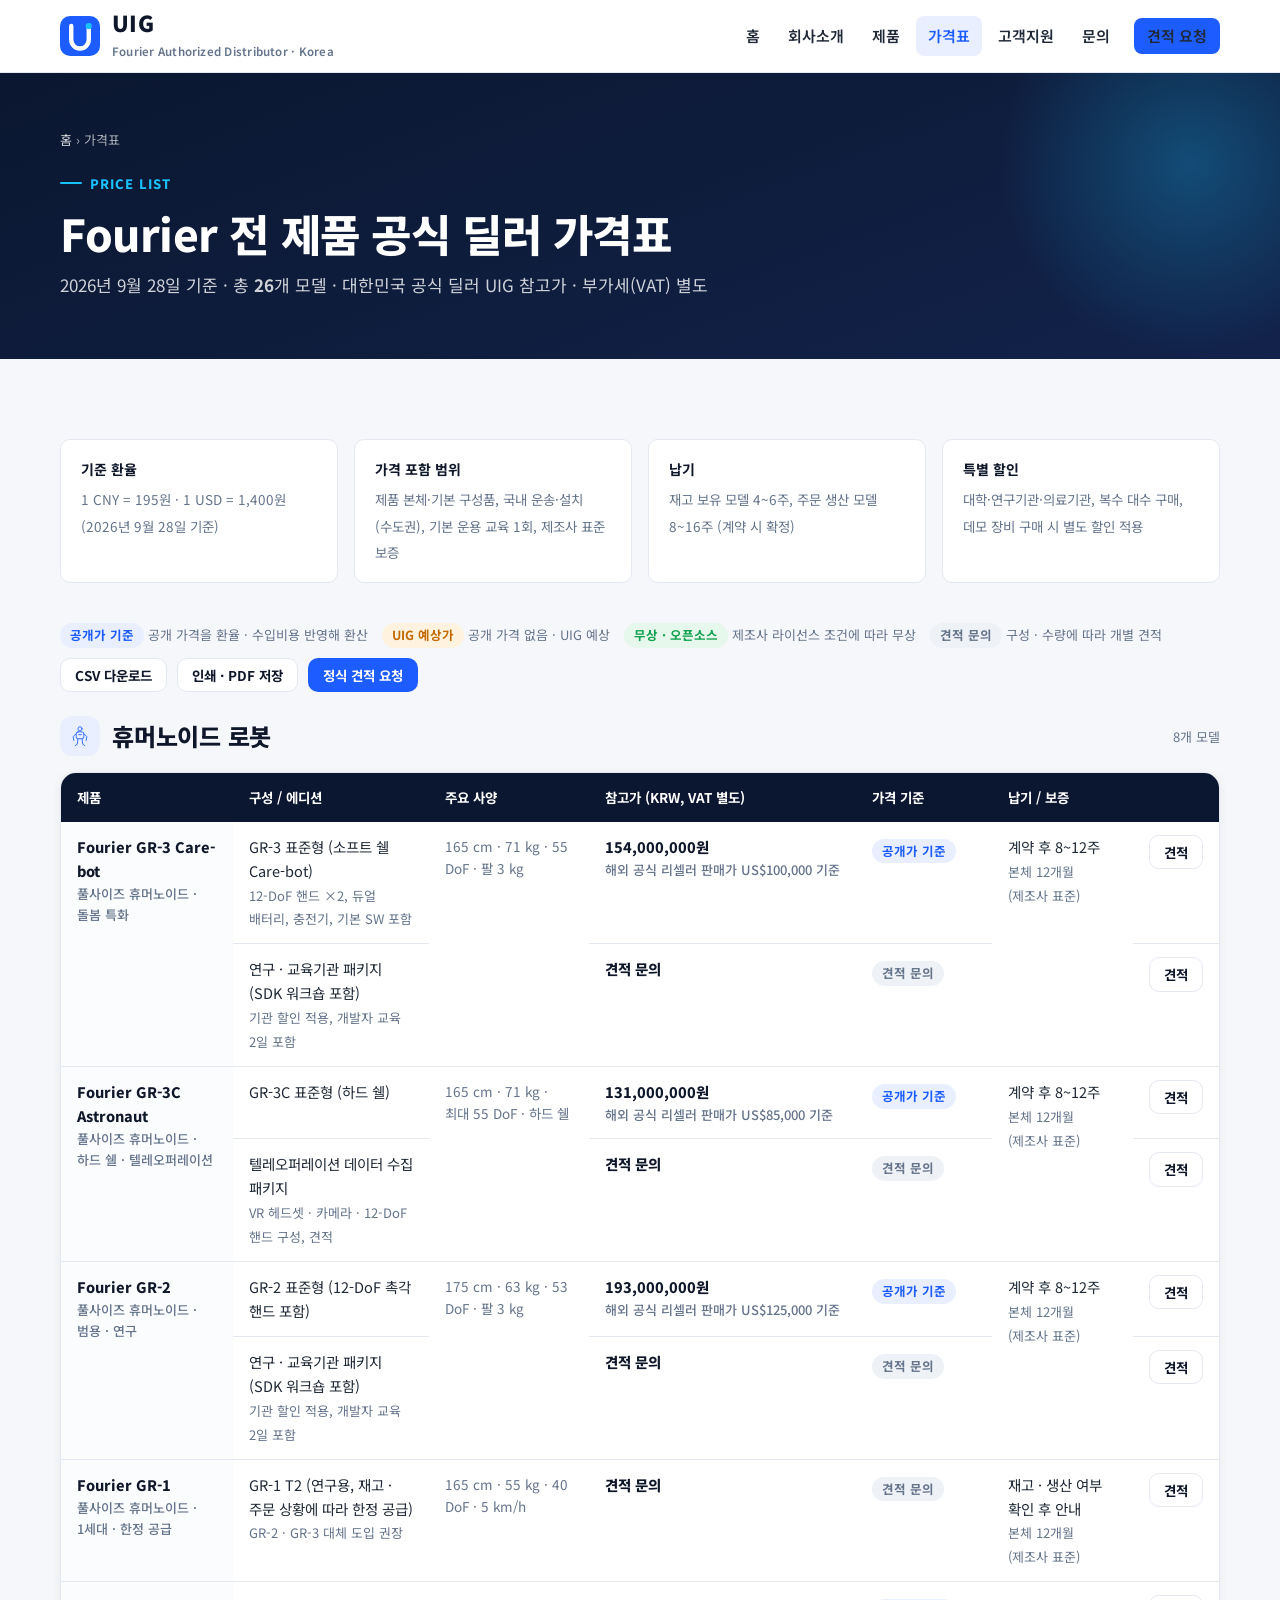
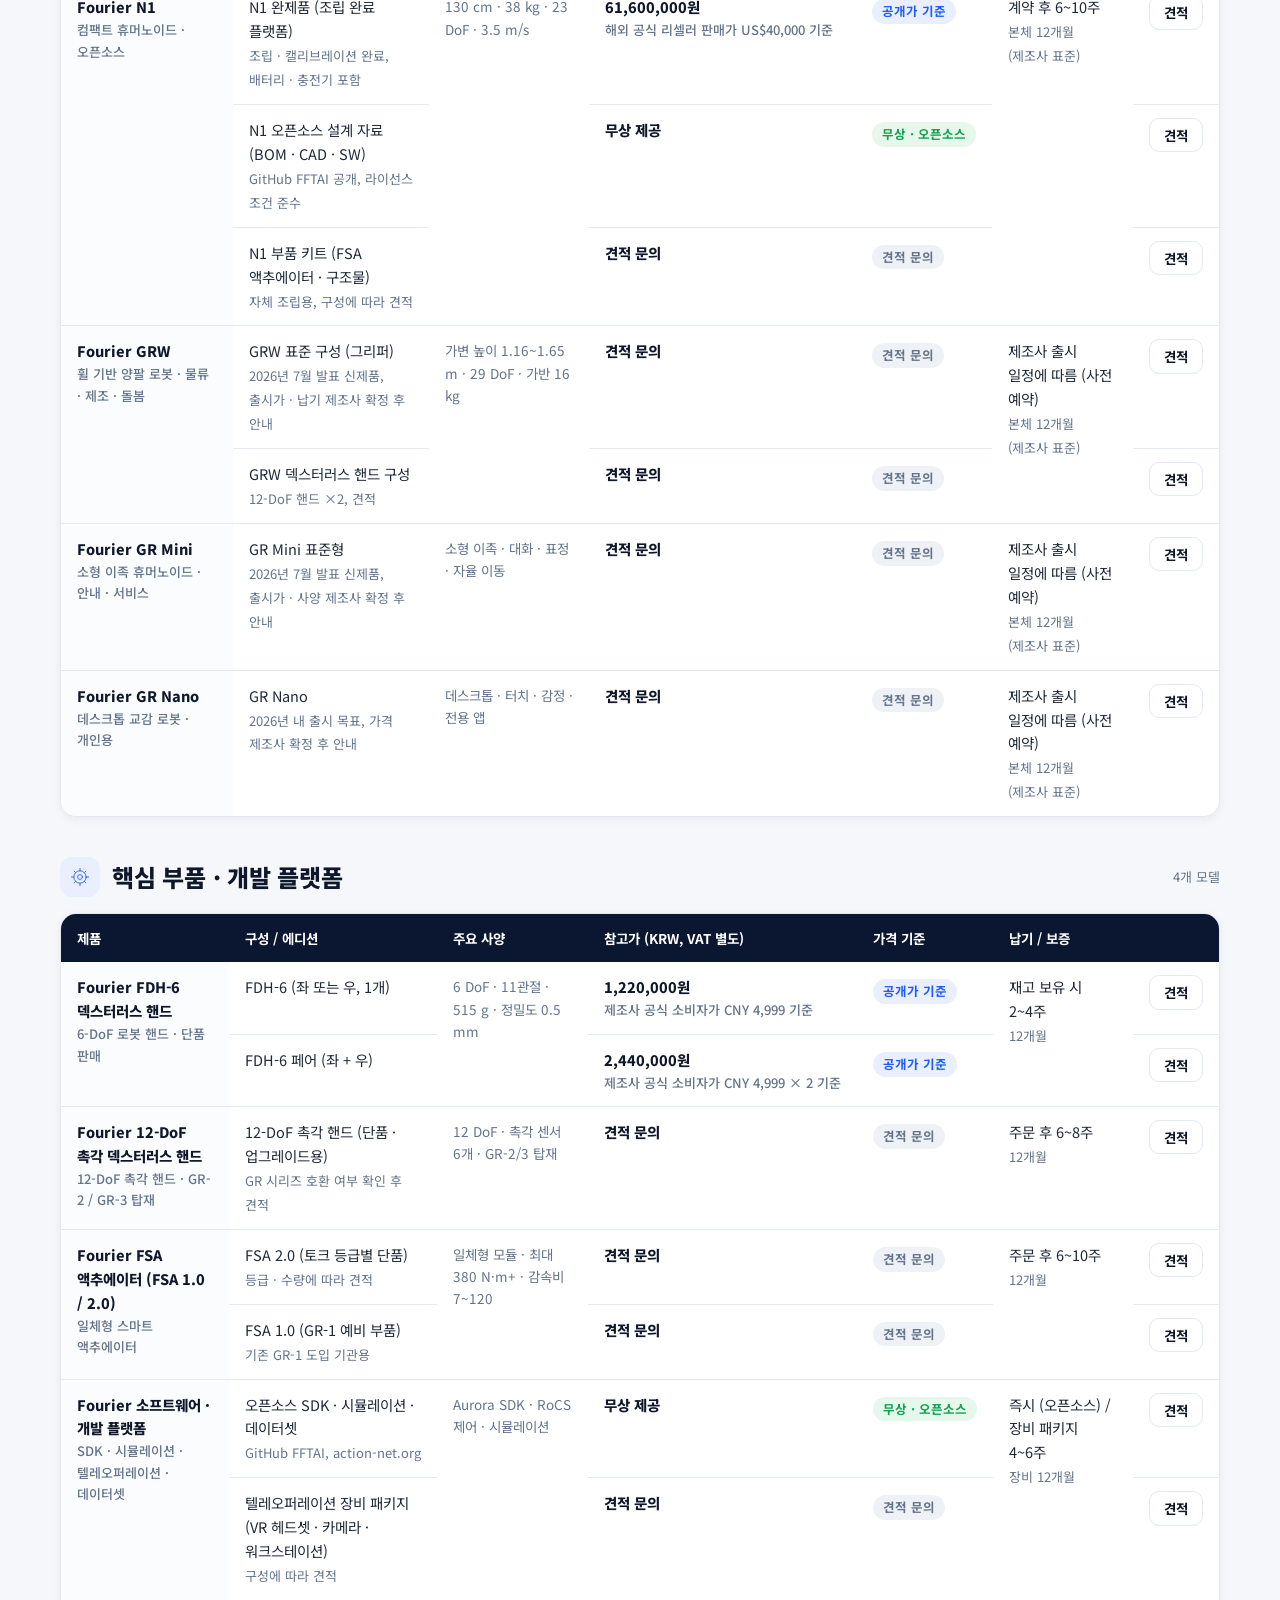
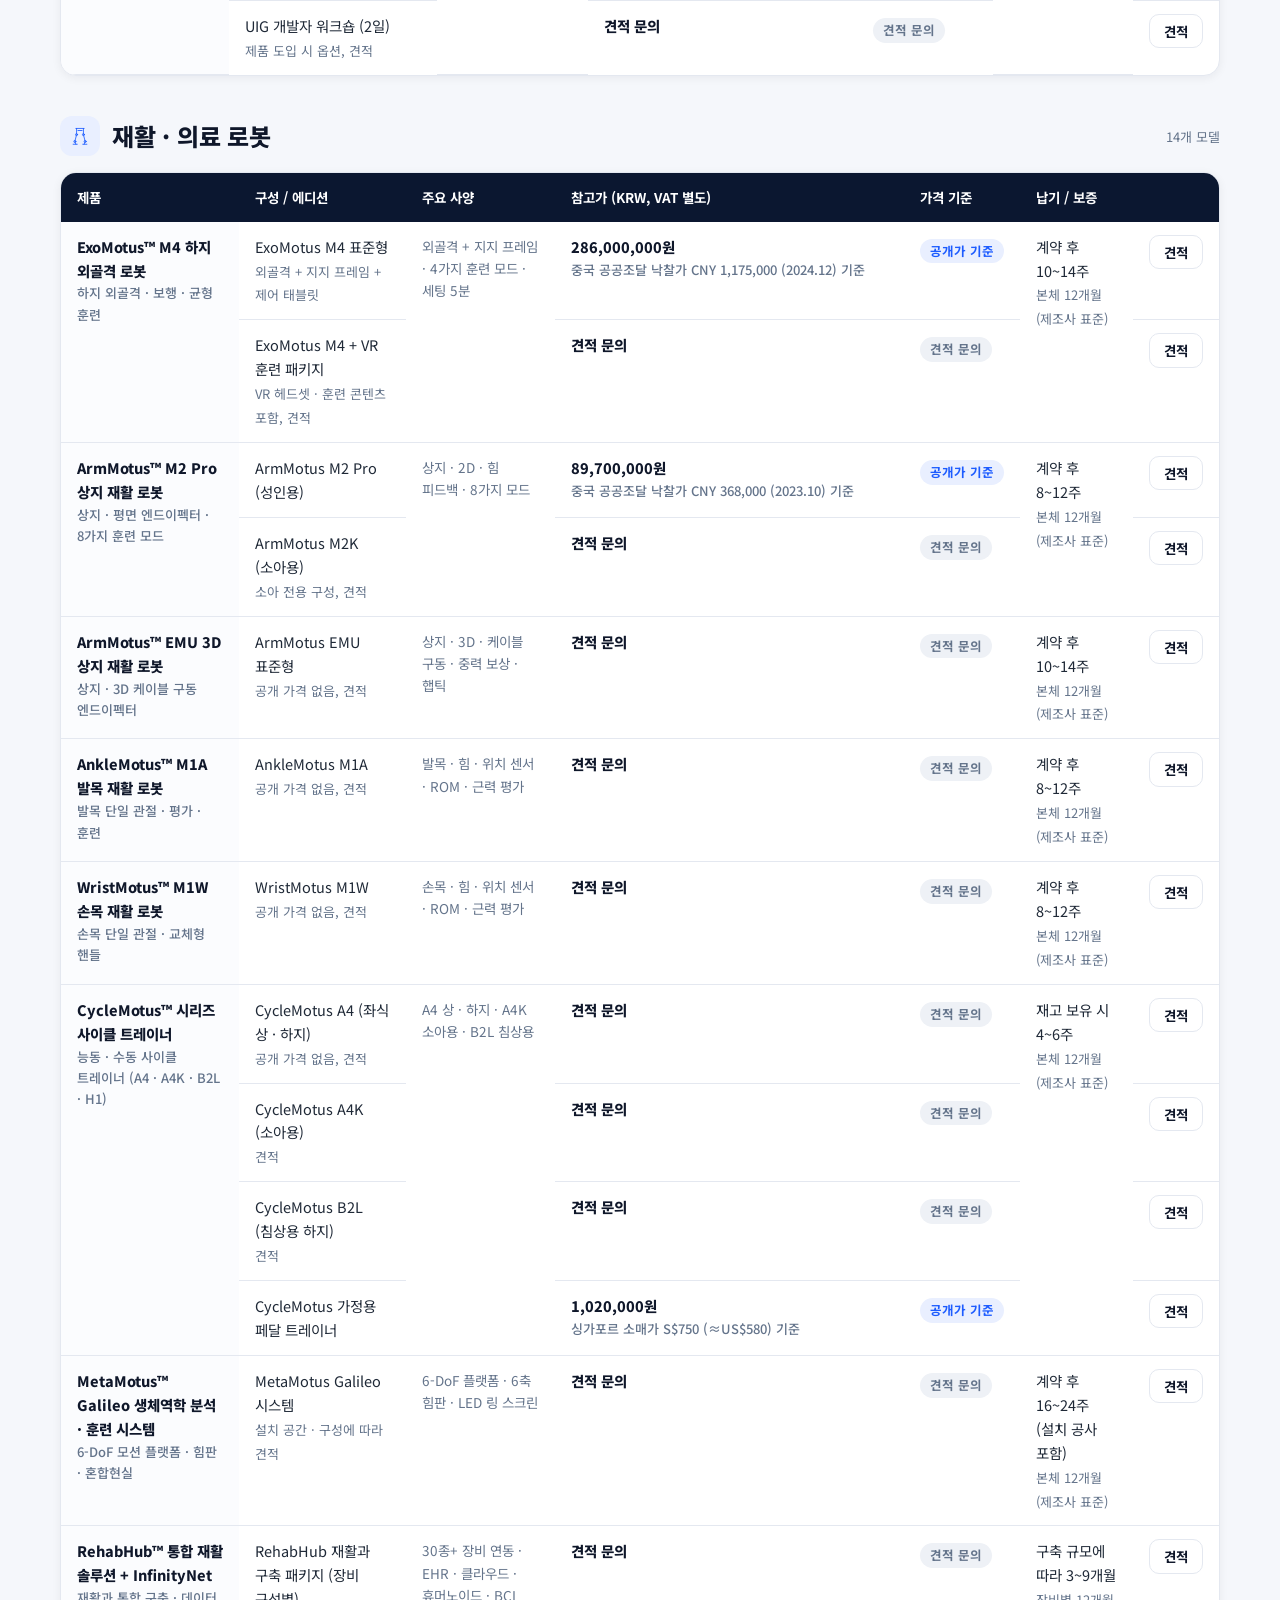
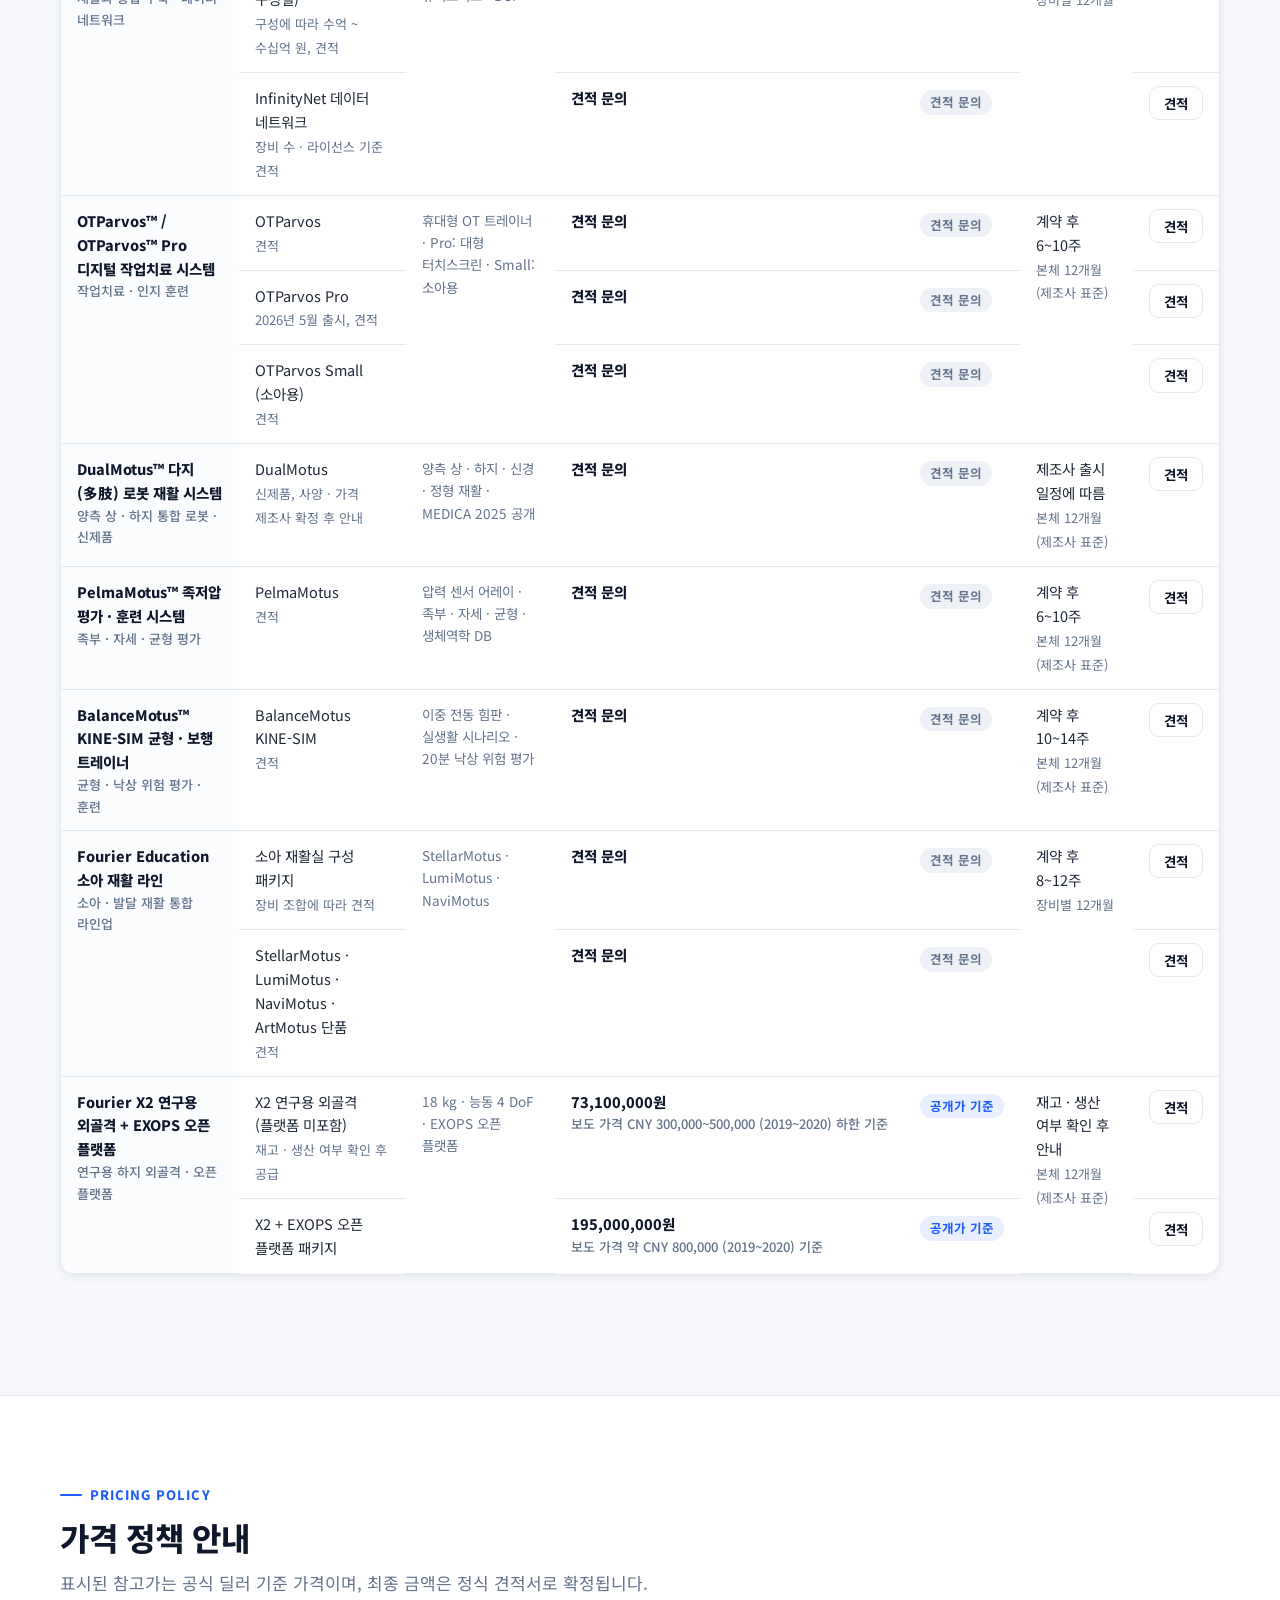
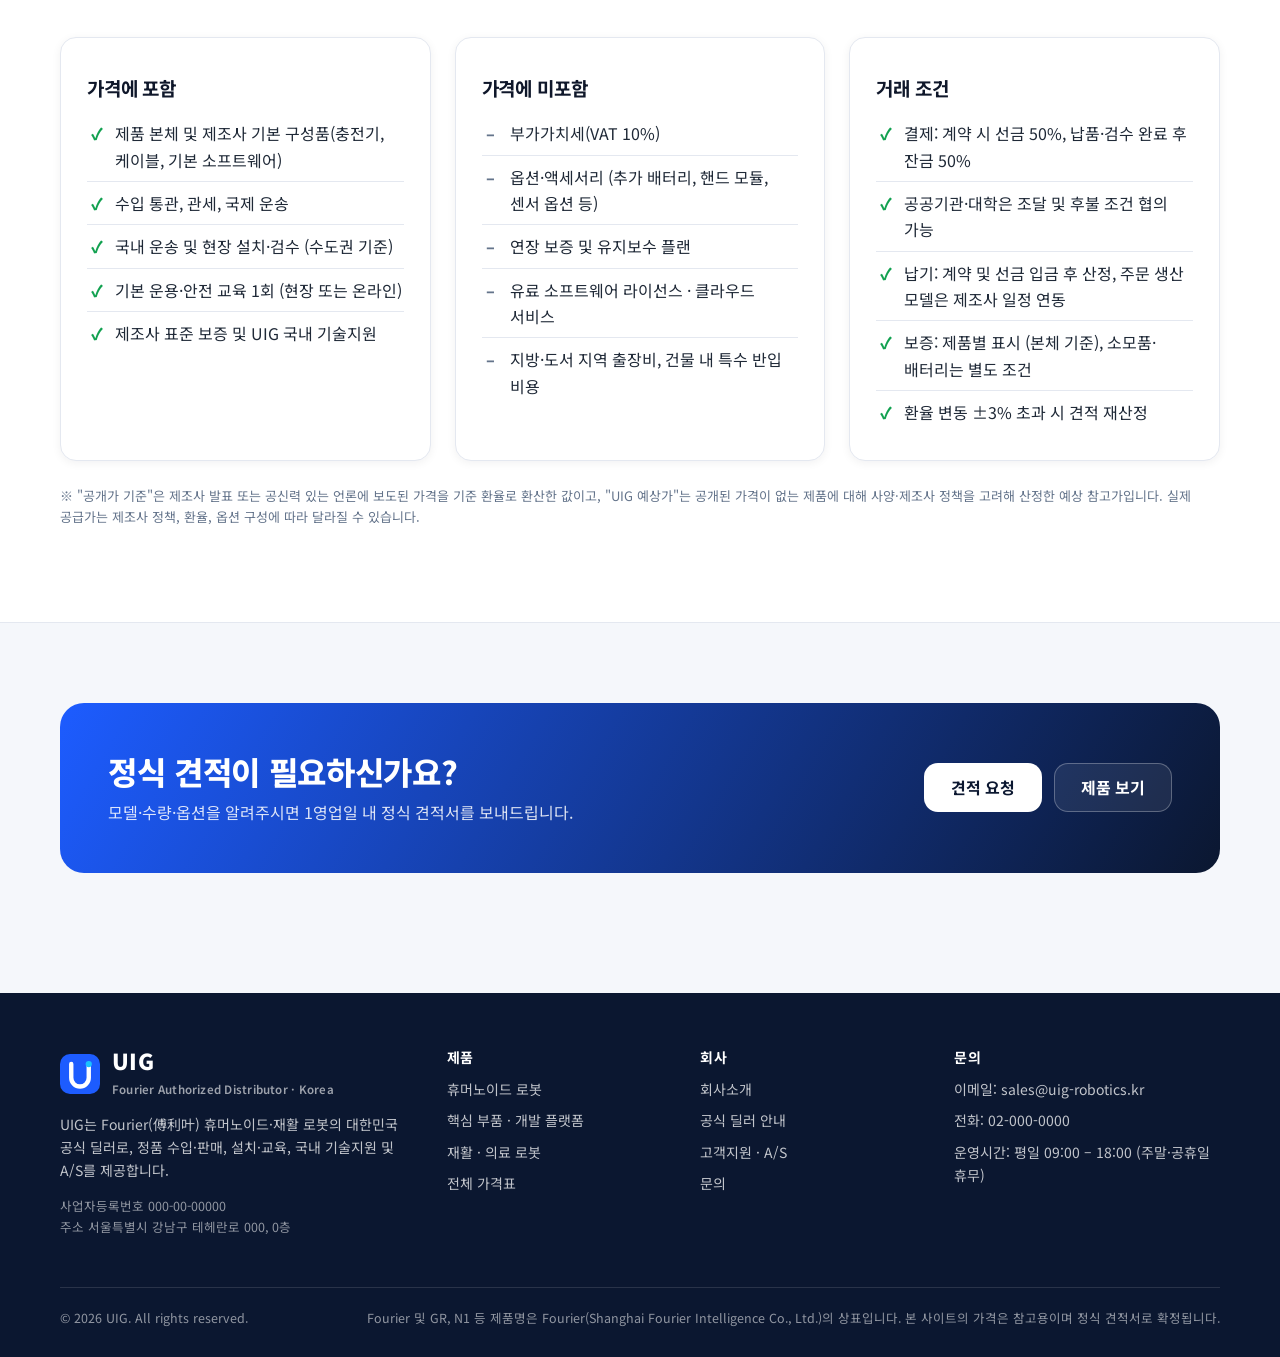
<file: uig-fourier/pricing.html>
<!doctype html>
<html lang="ko">
<head>
<meta charset="utf-8">
<meta name="viewport" content="width=device-width, initial-scale=1">
<title>가격표 | UIG · Fourier 공식 딜러</title>
<meta name="description" content="Fourier 휴머노이드 GR-1·GR-2·GR-3·N1, 액추에이터·핸드, 재활 로봇 전 제품의 공식 딜러 참고 가격표 (KRW, VAT 별도).">
<link rel="icon" href="assets/img/favicon.svg" type="image/svg+xml">
<link rel="preconnect" href="https://fonts.googleapis.com">
<link rel="preconnect" href="https://fonts.gstatic.com" crossorigin>
<link rel="stylesheet" href="https://fonts.googleapis.com/css2?family=Noto+Sans+KR:wght@400;500;600;700;800;900&display=swap">
<link rel="stylesheet" href="assets/css/style.css">
</head>
<body>

<header class="site-header">
  <div class="container header-inner">
    <a class="brand" href="index.html">
      <svg class="brand-mark" viewBox="0 0 64 64" aria-hidden="true"><rect width="64" height="64" rx="16" fill="#1d5cff"/><path d="M18 16v22a14 14 0 0 0 28 0V16" fill="none" stroke="#fff" stroke-width="7" stroke-linecap="round"/><circle cx="46" cy="16" r="5" fill="#19c2ff"/></svg>
      <span><span class="brand-name">UIG</span><span class="brand-sub">Fourier Authorized Distributor · Korea</span></span>
    </a>
    <button class="nav-toggle" aria-label="메뉴 열기" aria-expanded="false" aria-controls="site-nav"><svg width="22" height="22" viewBox="0 0 24 24" fill="none" stroke="currentColor" stroke-width="2.2" stroke-linecap="round"><path d="M4 7h16M4 12h16M4 17h16"/></svg></button>
    <nav class="site-nav" id="site-nav" aria-label="주 메뉴">
      <a href="index.html">홈</a>
      <a href="about.html">회사소개</a>
      <a href="products.html">제품</a>
      <a href="pricing.html">가격표</a>
      <a href="support.html">고객지원</a>
      <a href="contact.html">문의</a>
      <a class="btn btn-primary btn-sm" href="contact.html">견적 요청</a>
    </nav>
  </div>
</header>

<section class="page-hero">
  <div class="container">
    <div class="breadcrumb"><a href="index.html">홈</a> › 가격표</div>
    <div class="eyebrow">Price List</div>
    <h1>Fourier 전 제품 공식 딜러 가격표</h1>
    <p><span data-cfg="priceDate">2026년 9월</span> 기준 · 총 <strong id="price-total">-</strong>개 모델 · 대한민국 공식 딜러 UIG 참고가 · 부가세(VAT) 별도</p>
  </div>
</section>

<section class="section">
  <div class="container">
    <div class="notice-grid">
      <div class="notice"><strong>기준 환율</strong><span>1 CNY = <span data-cfg="fxCNY">195</span>원 · 1 USD = <span data-cfg="fxUSD">1,400</span>원 (<span data-cfg="priceDate">2026년 9월</span> 기준)</span></div>
      <div class="notice"><strong>가격 포함 범위</strong><span>제품 본체·기본 구성품, 국내 운송·설치(수도권), 기본 운용 교육 1회, 제조사 표준 보증</span></div>
      <div class="notice"><strong>납기</strong><span>재고 보유 모델 4~6주, 주문 생산 모델 8~16주 (계약 시 확정)</span></div>
      <div class="notice"><strong>특별 할인</strong><span>대학·연구기관·의료기관, 복수 대수 구매, 데모 장비 구매 시 별도 할인 적용</span></div>
    </div>

    <div class="toolbar">
      <div class="legend" id="price-legend" style="margin:0"></div>
      <div class="spacer"></div>
      <button type="button" class="btn btn-outline btn-sm" id="download-csv">CSV 다운로드</button>
      <button type="button" class="btn btn-outline btn-sm" id="print-page">인쇄 · PDF 저장</button>
      <a class="btn btn-primary btn-sm" href="contact.html">정식 견적 요청</a>
    </div>

    <div id="price-tables"></div>
    <noscript><div class="empty">가격표를 보려면 자바스크립트를 켜주세요. 또는 <a href="contact.html">문의</a>를 남겨주시면 가격표를 보내드립니다.</div></noscript>
  </div>
</section>

<section class="section alt">
  <div class="container">
    <div class="section-head">
      <div class="eyebrow">Pricing Policy</div>
      <h2>가격 정책 안내</h2>
      <p>표시된 참고가는 공식 딜러 기준 가격이며, 최종 금액은 정식 견적서로 확정됩니다.</p>
    </div>
    <div class="grid grid-3">
      <div class="card">
        <h3>가격에 포함</h3>
        <ul class="check-list">
          <li>제품 본체 및 제조사 기본 구성품(충전기, 케이블, 기본 소프트웨어)</li>
          <li>수입 통관, 관세, 국제 운송</li>
          <li>국내 운송 및 현장 설치·검수 (수도권 기준)</li>
          <li>기본 운용·안전 교육 1회 (현장 또는 온라인)</li>
          <li>제조사 표준 보증 및 UIG 국내 기술지원</li>
        </ul>
      </div>
      <div class="card">
        <h3>가격에 미포함</h3>
        <ul class="check-list x-list">
          <li>부가가치세(VAT 10%)</li>
          <li>옵션·액세서리 (추가 배터리, 핸드 모듈, 센서 옵션 등)</li>
          <li>연장 보증 및 유지보수 플랜</li>
          <li>유료 소프트웨어 라이선스 · 클라우드 서비스</li>
          <li>지방·도서 지역 출장비, 건물 내 특수 반입 비용</li>
        </ul>
      </div>
      <div class="card">
        <h3>거래 조건</h3>
        <ul class="check-list">
          <li>결제: 계약 시 선금 50%, 납품·검수 완료 후 잔금 50%</li>
          <li>공공기관·대학은 조달 및 후불 조건 협의 가능</li>
          <li>납기: 계약 및 선금 입금 후 산정, 주문 생산 모델은 제조사 일정 연동</li>
          <li>보증: 제품별 표시 (본체 기준), 소모품·배터리는 별도 조건</li>
          <li>환율 변동 ±3% 초과 시 견적 재산정</li>
        </ul>
      </div>
    </div>
    <p class="form-note mt-3">※ "공개가 기준"은 제조사 발표 또는 공신력 있는 언론에 보도된 가격을 기준 환율로 환산한 값이고, "UIG 예상가"는 공개된 가격이 없는 제품에 대해 사양·제조사 정책을 고려해 산정한 예상 참고가입니다. 실제 공급가는 제조사 정책, 환율, 옵션 구성에 따라 달라질 수 있습니다.</p>
  </div>
</section>

<section class="section">
  <div class="container">
    <div class="cta-band">
      <div>
        <h2>정식 견적이 필요하신가요?</h2>
        <p>모델·수량·옵션을 알려주시면 1영업일 내 정식 견적서를 보내드립니다.</p>
      </div>
      <div class="actions">
        <a class="btn btn-light btn-lg" href="contact.html">견적 요청</a>
        <a class="btn btn-ghost-light btn-lg" href="products.html">제품 보기</a>
      </div>
    </div>
  </div>
</section>

<footer class="site-footer">
  <div class="container">
    <div class="footer-grid">
      <div>
        <div class="footer-brand">
          <svg class="brand-mark" viewBox="0 0 64 64" aria-hidden="true"><rect width="64" height="64" rx="16" fill="#1d5cff"/><path d="M18 16v22a14 14 0 0 0 28 0V16" fill="none" stroke="#fff" stroke-width="7" stroke-linecap="round"/><circle cx="46" cy="16" r="5" fill="#19c2ff"/></svg>
          <span><span class="brand-name">UIG</span><span class="brand-sub">Fourier Authorized Distributor · Korea</span></span>
        </div>
        <p>UIG는 Fourier(傅利叶) 휴머노이드·재활 로봇의 대한민국 공식 딜러로, 정품 수입·판매, 설치·교육, 국내 기술지원 및 A/S를 제공합니다.</p>
        <p class="footer-legal">사업자등록번호 <span data-cfg="bizNo">000-00-00000</span><br>주소 <span data-cfg="address">서울특별시 강남구 테헤란로 000, 0층</span></p>
      </div>
      <div>
        <h4>제품</h4>
        <ul>
          <li><a href="products.html?cat=humanoid">휴머노이드 로봇</a></li>
          <li><a href="products.html?cat=component">핵심 부품 · 개발 플랫폼</a></li>
          <li><a href="products.html?cat=rehab">재활 · 의료 로봇</a></li>
          <li><a href="pricing.html">전체 가격표</a></li>
        </ul>
      </div>
      <div>
        <h4>회사</h4>
        <ul>
          <li><a href="about.html">회사소개</a></li>
          <li><a href="about.html#dealer">공식 딜러 안내</a></li>
          <li><a href="support.html">고객지원 · A/S</a></li>
          <li><a href="contact.html">문의</a></li>
        </ul>
      </div>
      <div>
        <h4>문의</h4>
        <ul>
          <li>이메일: <a data-cfg="email" href="mailto:sales@uig-robotics.kr">sales@uig-robotics.kr</a></li>
          <li>전화: <a data-cfg="phone" href="tel:+82200000000">02-000-0000</a></li>
          <li>운영시간: <span data-cfg="hours">평일 09:00 – 18:00</span></li>
        </ul>
      </div>
    </div>
    <div class="footer-bottom">
      <span>© <span data-year>2026</span> UIG. All rights reserved.</span>
      <span>Fourier 및 GR, N1 등 제품명은 Fourier(Shanghai Fourier Intelligence Co., Ltd.)의 상표입니다. 본 사이트의 가격은 참고용이며 정식 견적서로 확정됩니다.</span>
    </div>
  </div>
</footer>

<script src="assets/js/config.js"></script>
<script src="assets/js/products.js"></script>
<script src="assets/js/main.js"></script>
</body>
</html>
</file>
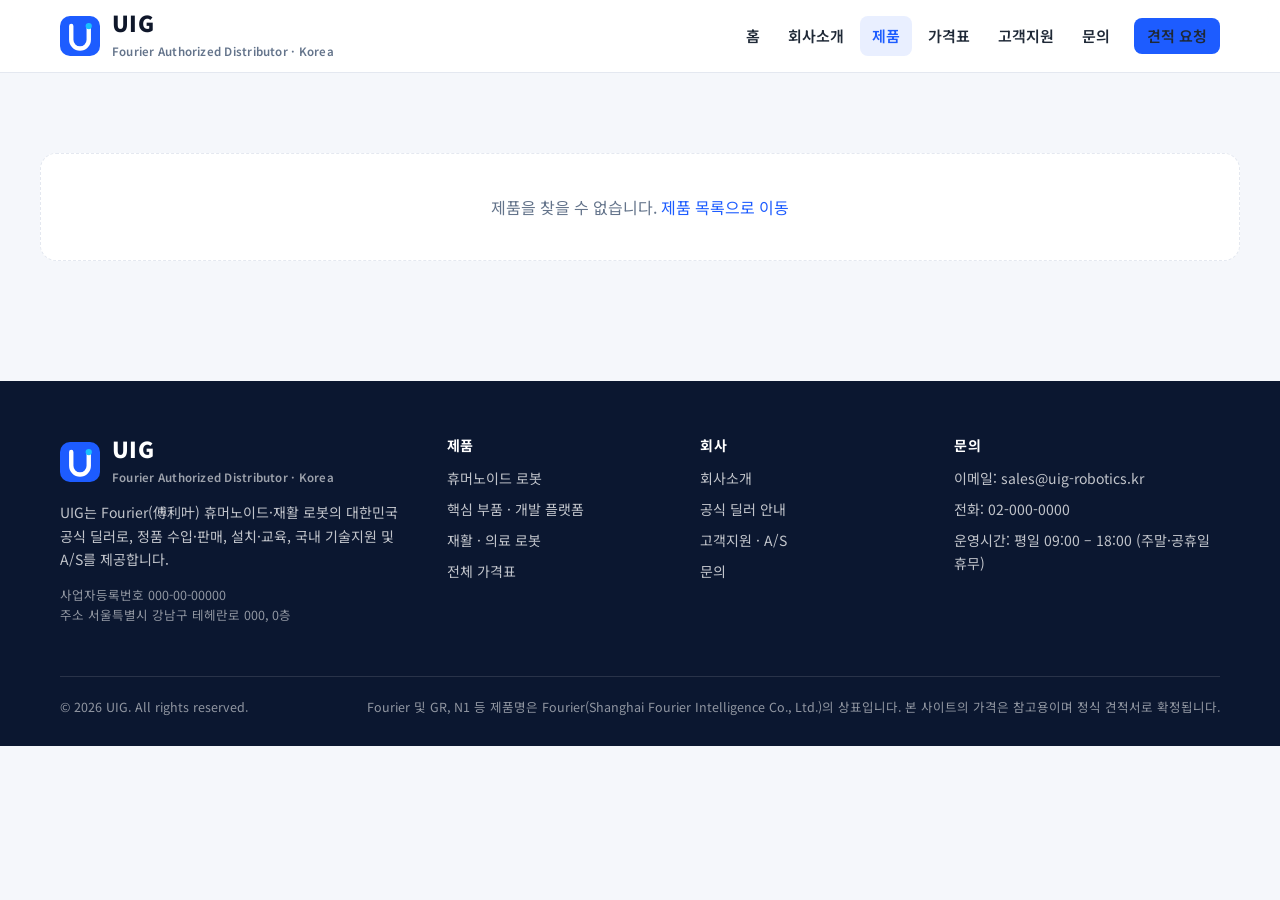
<file: uig-fourier/product.html>
<!doctype html>
<html lang="ko">
<head>
<meta charset="utf-8">
<meta name="viewport" content="width=device-width, initial-scale=1">
<title>제품 상세 | UIG · Fourier 공식 딜러</title>
<meta name="description" content="Fourier 로봇 제품 상세 사양, 에디션별 공식 딜러 참고가, 납기·보증 안내.">
<link rel="icon" href="assets/img/favicon.svg" type="image/svg+xml">
<link rel="preconnect" href="https://fonts.googleapis.com">
<link rel="preconnect" href="https://fonts.gstatic.com" crossorigin>
<link rel="stylesheet" href="https://fonts.googleapis.com/css2?family=Noto+Sans+KR:wght@400;500;600;700;800;900&display=swap">
<link rel="stylesheet" href="assets/css/style.css">
</head>
<body>

<header class="site-header">
  <div class="container header-inner">
    <a class="brand" href="index.html">
      <svg class="brand-mark" viewBox="0 0 64 64" aria-hidden="true"><rect width="64" height="64" rx="16" fill="#1d5cff"/><path d="M18 16v22a14 14 0 0 0 28 0V16" fill="none" stroke="#fff" stroke-width="7" stroke-linecap="round"/><circle cx="46" cy="16" r="5" fill="#19c2ff"/></svg>
      <span><span class="brand-name">UIG</span><span class="brand-sub">Fourier Authorized Distributor · Korea</span></span>
    </a>
    <button class="nav-toggle" aria-label="메뉴 열기" aria-expanded="false" aria-controls="site-nav"><svg width="22" height="22" viewBox="0 0 24 24" fill="none" stroke="currentColor" stroke-width="2.2" stroke-linecap="round"><path d="M4 7h16M4 12h16M4 17h16"/></svg></button>
    <nav class="site-nav" id="site-nav" aria-label="주 메뉴">
      <a href="index.html">홈</a>
      <a href="about.html">회사소개</a>
      <a href="products.html">제품</a>
      <a href="pricing.html">가격표</a>
      <a href="support.html">고객지원</a>
      <a href="contact.html">문의</a>
      <a class="btn btn-primary btn-sm" href="contact.html">견적 요청</a>
    </nav>
  </div>
</header>

<main id="product-detail">
  <noscript><div class="container section"><div class="empty">제품 상세를 보려면 자바스크립트를 켜주세요. <a href="products.html">제품 목록</a></div></div></noscript>
</main>

<footer class="site-footer">
  <div class="container">
    <div class="footer-grid">
      <div>
        <div class="footer-brand">
          <svg class="brand-mark" viewBox="0 0 64 64" aria-hidden="true"><rect width="64" height="64" rx="16" fill="#1d5cff"/><path d="M18 16v22a14 14 0 0 0 28 0V16" fill="none" stroke="#fff" stroke-width="7" stroke-linecap="round"/><circle cx="46" cy="16" r="5" fill="#19c2ff"/></svg>
          <span><span class="brand-name">UIG</span><span class="brand-sub">Fourier Authorized Distributor · Korea</span></span>
        </div>
        <p>UIG는 Fourier(傅利叶) 휴머노이드·재활 로봇의 대한민국 공식 딜러로, 정품 수입·판매, 설치·교육, 국내 기술지원 및 A/S를 제공합니다.</p>
        <p class="footer-legal">사업자등록번호 <span data-cfg="bizNo">000-00-00000</span><br>주소 <span data-cfg="address">서울특별시 강남구 테헤란로 000, 0층</span></p>
      </div>
      <div>
        <h4>제품</h4>
        <ul>
          <li><a href="products.html?cat=humanoid">휴머노이드 로봇</a></li>
          <li><a href="products.html?cat=component">핵심 부품 · 개발 플랫폼</a></li>
          <li><a href="products.html?cat=rehab">재활 · 의료 로봇</a></li>
          <li><a href="pricing.html">전체 가격표</a></li>
        </ul>
      </div>
      <div>
        <h4>회사</h4>
        <ul>
          <li><a href="about.html">회사소개</a></li>
          <li><a href="about.html#dealer">공식 딜러 안내</a></li>
          <li><a href="support.html">고객지원 · A/S</a></li>
          <li><a href="contact.html">문의</a></li>
        </ul>
      </div>
      <div>
        <h4>문의</h4>
        <ul>
          <li>이메일: <a data-cfg="email" href="mailto:sales@uig-robotics.kr">sales@uig-robotics.kr</a></li>
          <li>전화: <a data-cfg="phone" href="tel:+82200000000">02-000-0000</a></li>
          <li>운영시간: <span data-cfg="hours">평일 09:00 – 18:00</span></li>
        </ul>
      </div>
    </div>
    <div class="footer-bottom">
      <span>© <span data-year>2026</span> UIG. All rights reserved.</span>
      <span>Fourier 및 GR, N1 등 제품명은 Fourier(Shanghai Fourier Intelligence Co., Ltd.)의 상표입니다. 본 사이트의 가격은 참고용이며 정식 견적서로 확정됩니다.</span>
    </div>
  </div>
</footer>

<script src="assets/js/config.js"></script>
<script src="assets/js/products.js"></script>
<script src="assets/js/main.js"></script>
</body>
</html>
</file>
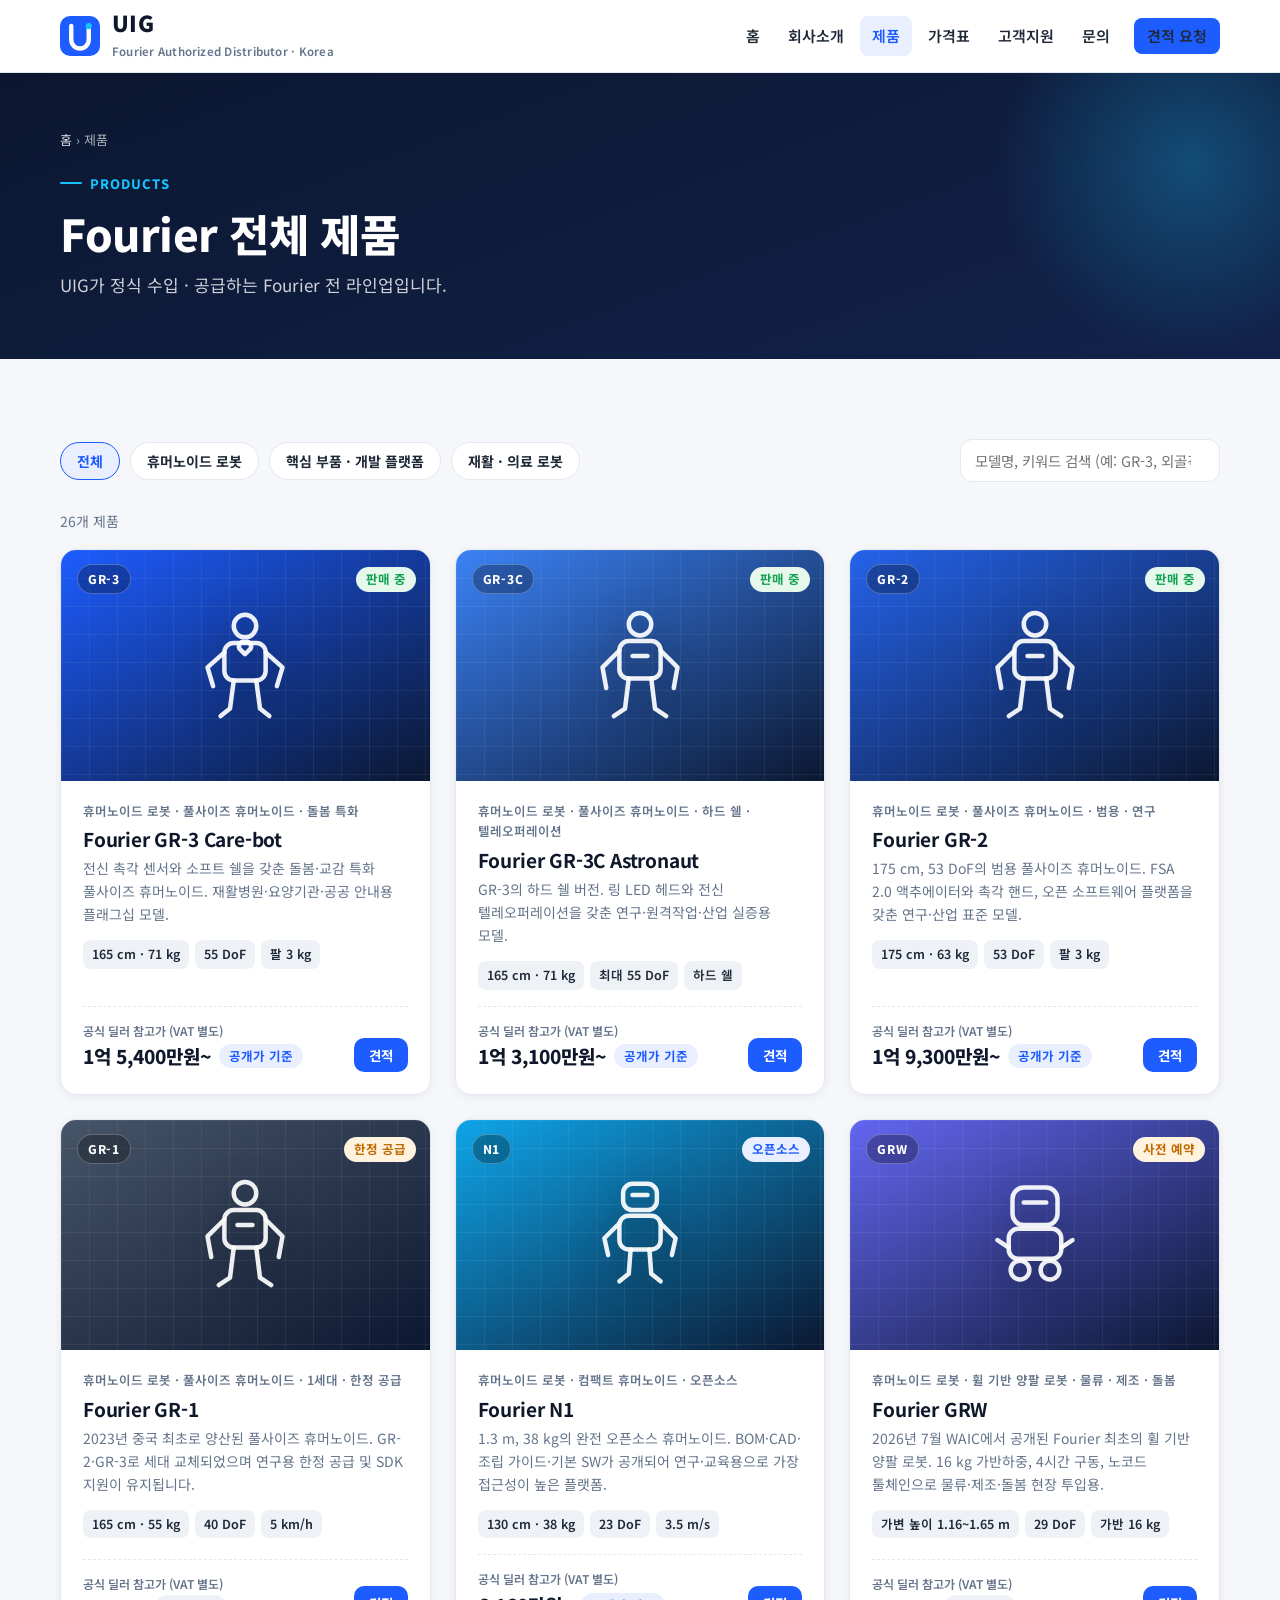
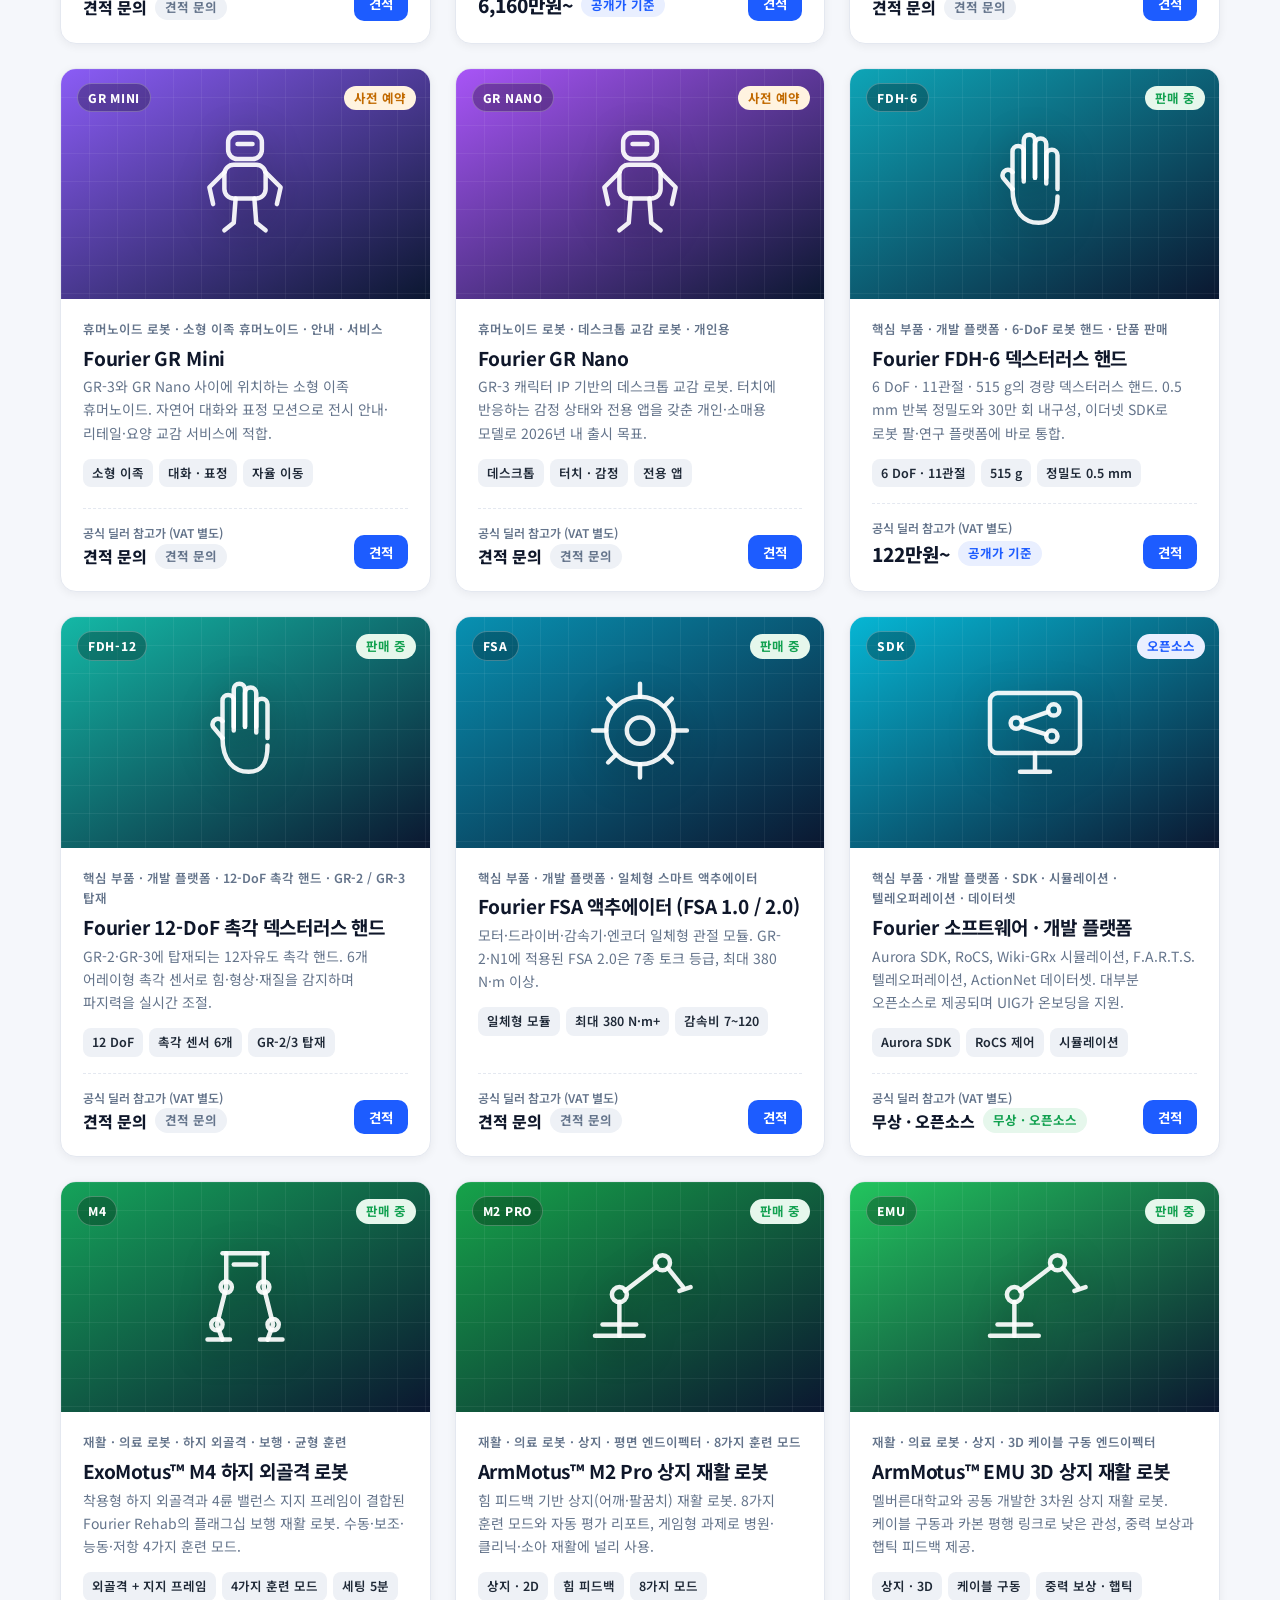
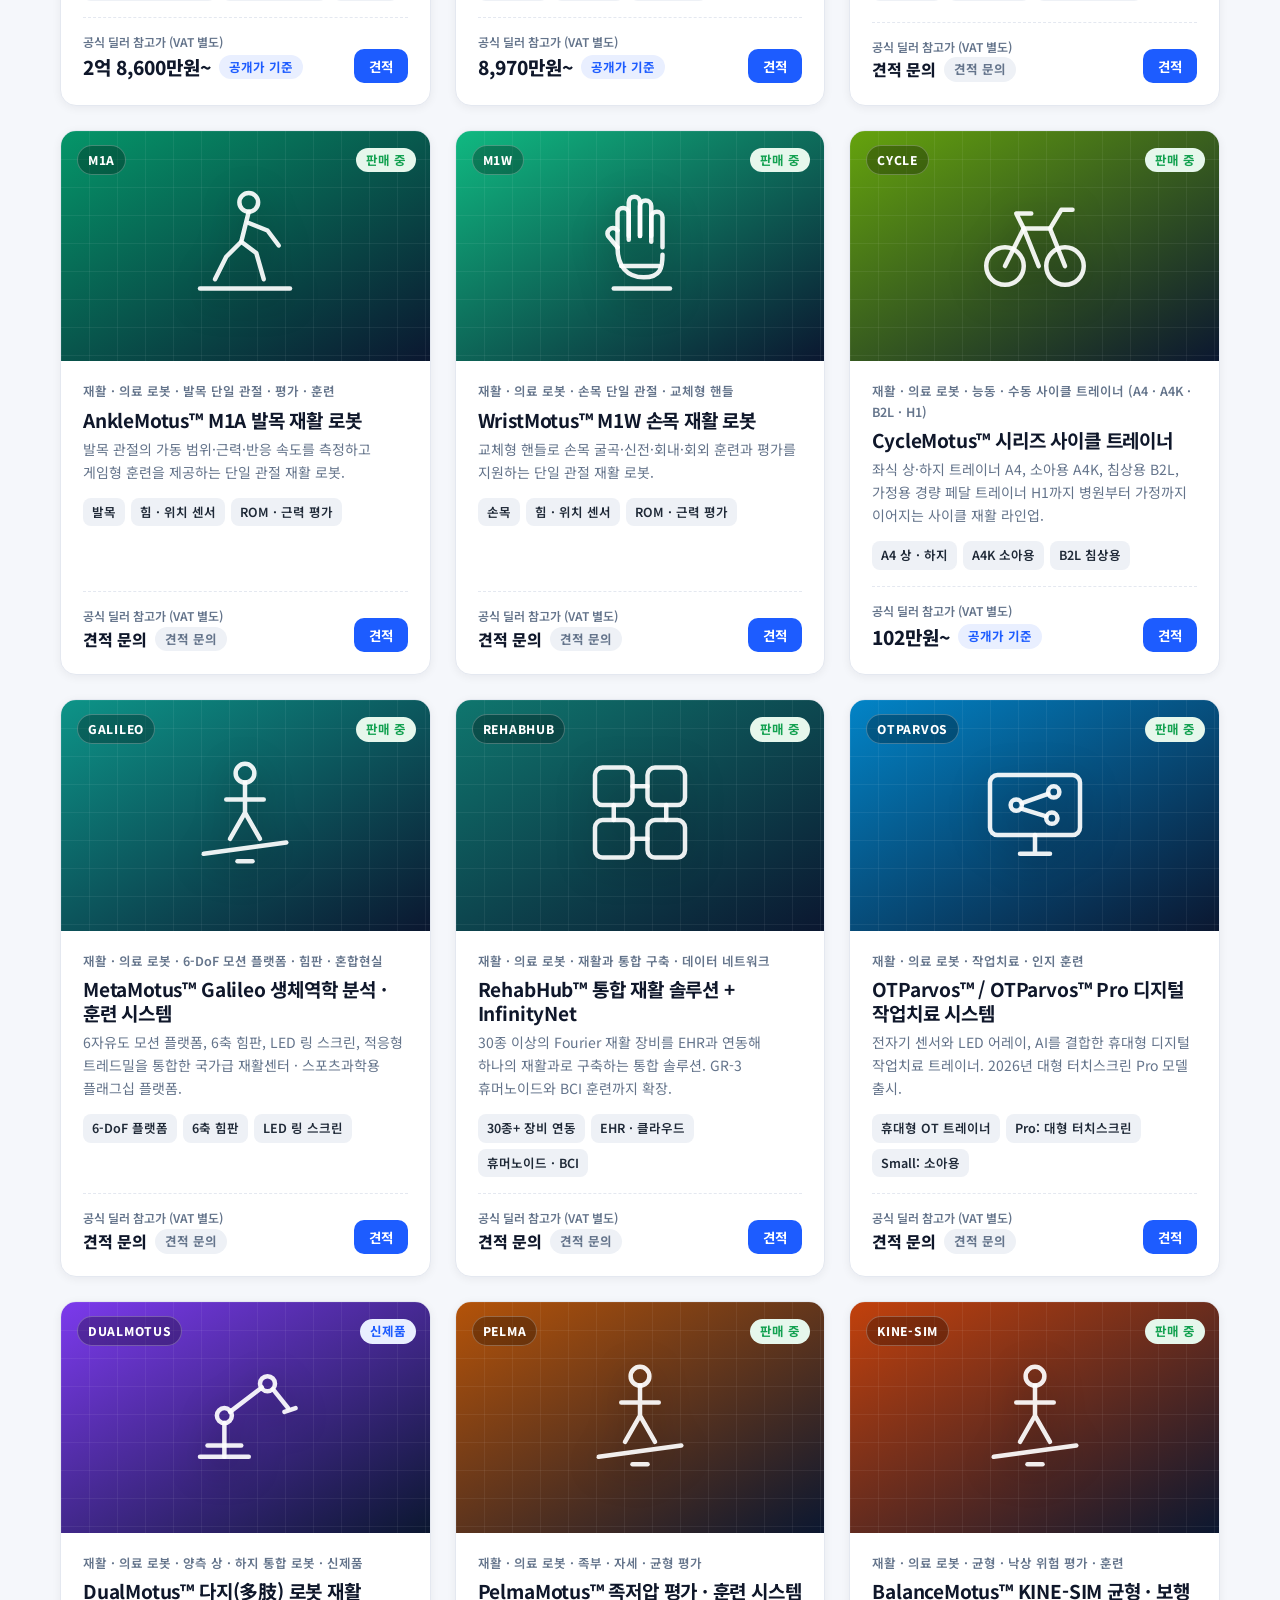
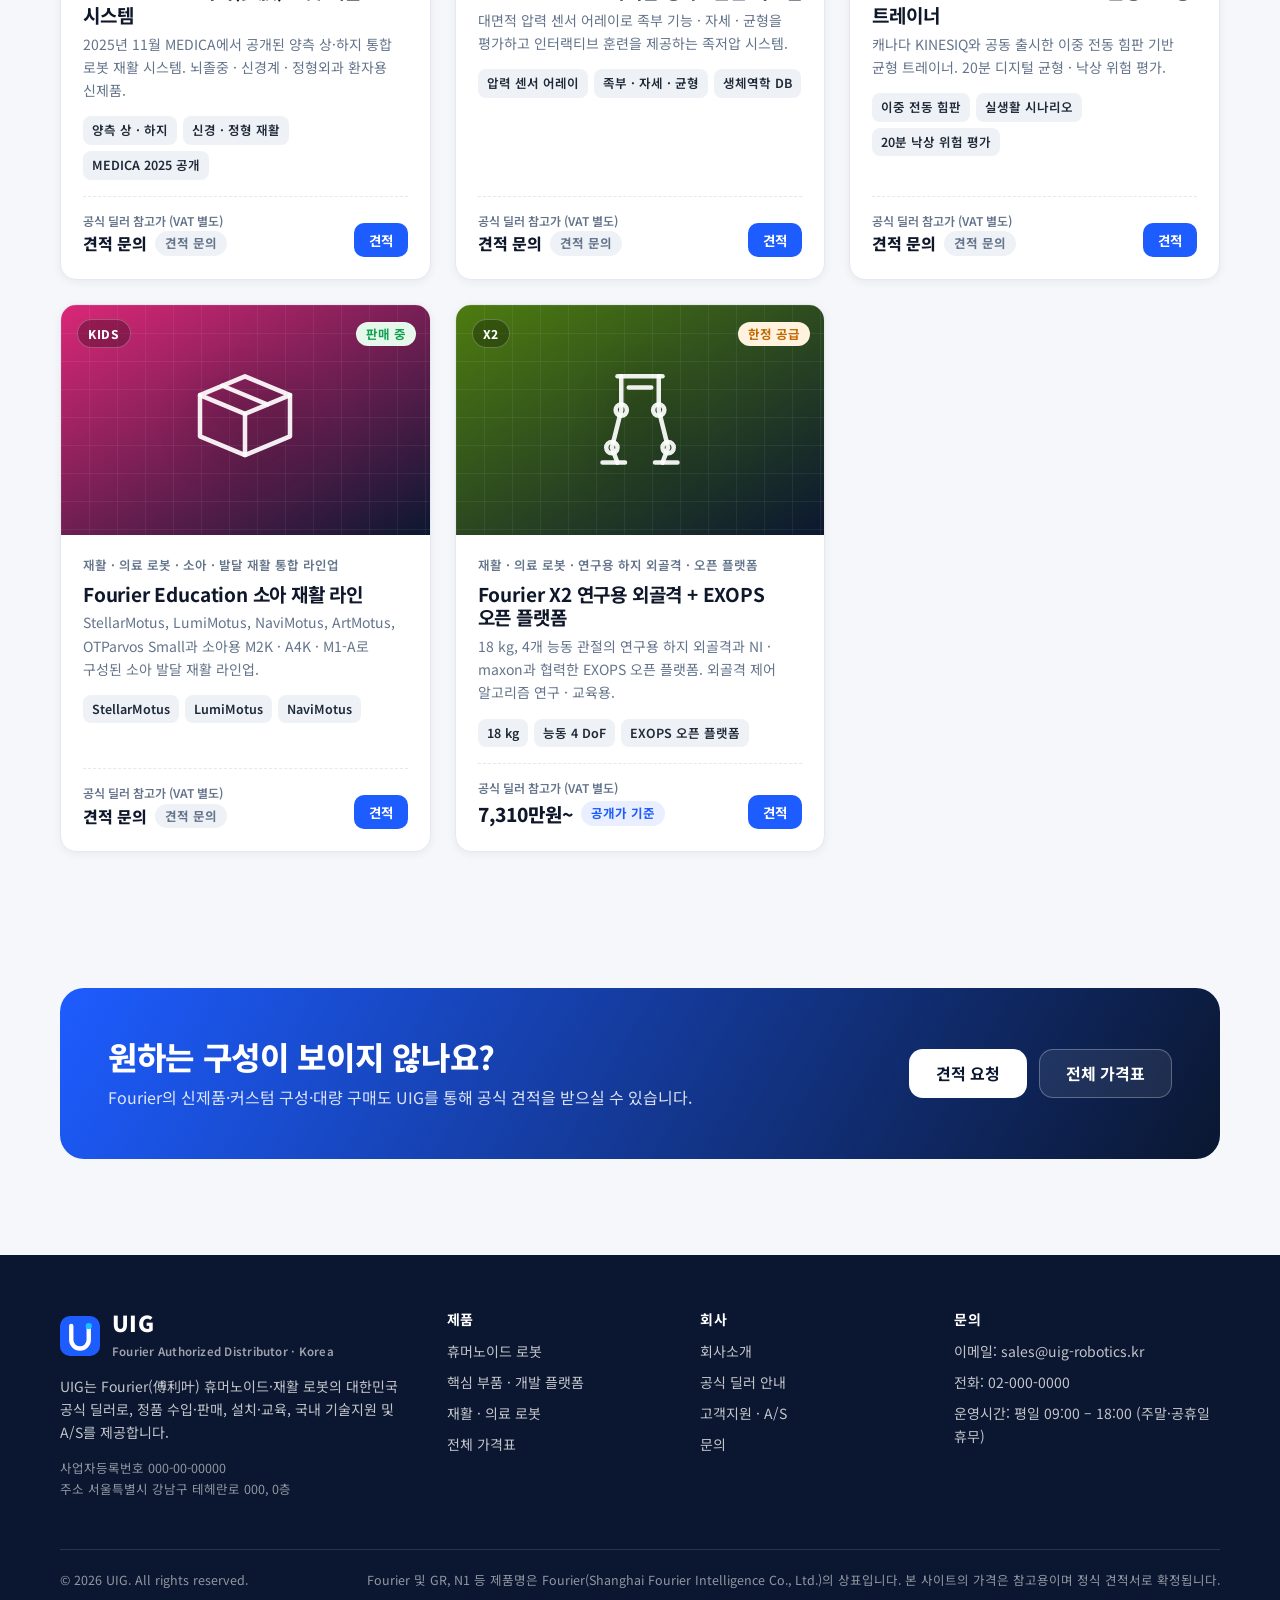
<file: uig-fourier/products.html>
<!doctype html>
<html lang="ko">
<head>
<meta charset="utf-8">
<meta name="viewport" content="width=device-width, initial-scale=1">
<title>제품 | UIG · Fourier 공식 딜러</title>
<meta name="description" content="Fourier 휴머노이드 로봇(GR 시리즈, N1), FSA 액추에이터·덱스터러스 핸드, 재활·의료 로봇 전 라인업. UIG 공식 딜러 제품 카탈로그.">
<link rel="icon" href="assets/img/favicon.svg" type="image/svg+xml">
<link rel="preconnect" href="https://fonts.googleapis.com">
<link rel="preconnect" href="https://fonts.gstatic.com" crossorigin>
<link rel="stylesheet" href="https://fonts.googleapis.com/css2?family=Noto+Sans+KR:wght@400;500;600;700;800;900&display=swap">
<link rel="stylesheet" href="assets/css/style.css">
</head>
<body>

<header class="site-header">
  <div class="container header-inner">
    <a class="brand" href="index.html">
      <svg class="brand-mark" viewBox="0 0 64 64" aria-hidden="true"><rect width="64" height="64" rx="16" fill="#1d5cff"/><path d="M18 16v22a14 14 0 0 0 28 0V16" fill="none" stroke="#fff" stroke-width="7" stroke-linecap="round"/><circle cx="46" cy="16" r="5" fill="#19c2ff"/></svg>
      <span><span class="brand-name">UIG</span><span class="brand-sub">Fourier Authorized Distributor · Korea</span></span>
    </a>
    <button class="nav-toggle" aria-label="메뉴 열기" aria-expanded="false" aria-controls="site-nav"><svg width="22" height="22" viewBox="0 0 24 24" fill="none" stroke="currentColor" stroke-width="2.2" stroke-linecap="round"><path d="M4 7h16M4 12h16M4 17h16"/></svg></button>
    <nav class="site-nav" id="site-nav" aria-label="주 메뉴">
      <a href="index.html">홈</a>
      <a href="about.html">회사소개</a>
      <a href="products.html">제품</a>
      <a href="pricing.html">가격표</a>
      <a href="support.html">고객지원</a>
      <a href="contact.html">문의</a>
      <a class="btn btn-primary btn-sm" href="contact.html">견적 요청</a>
    </nav>
  </div>
</header>

<section class="page-hero">
  <div class="container">
    <div class="breadcrumb"><a href="index.html">홈</a> › 제품</div>
    <div class="eyebrow">Products</div>
    <h1 id="catalog-title">Fourier 전체 제품</h1>
    <p id="catalog-desc">UIG가 정식 수입·공급하는 Fourier 전 라인업입니다.</p>
  </div>
</section>

<section class="section">
  <div class="container">
    <div class="filters">
      <div id="catalog-filters" style="display:flex;gap:10px;flex-wrap:wrap"></div>
      <div class="search"><label class="sr-only" for="catalog-search">제품 검색</label><input id="catalog-search" type="search" placeholder="모델명, 키워드 검색 (예: GR-3, 외골격)"></div>
    </div>
    <div class="result-count" id="catalog-count"></div>
    <div class="pgrid" id="catalog-grid"></div>
    <noscript><div class="empty">제품 목록을 보려면 자바스크립트를 켜주세요. 또는 <a href="contact.html">문의</a>를 남겨주시면 카탈로그를 보내드립니다.</div></noscript>
  </div>
</section>

<section class="section tight">
  <div class="container">
    <div class="cta-band">
      <div>
        <h2>원하는 구성이 보이지 않나요?</h2>
        <p>Fourier의 신제품·커스텀 구성·대량 구매도 UIG를 통해 공식 견적을 받으실 수 있습니다.</p>
      </div>
      <div class="actions">
        <a class="btn btn-light btn-lg" href="contact.html">견적 요청</a>
        <a class="btn btn-ghost-light btn-lg" href="pricing.html">전체 가격표</a>
      </div>
    </div>
  </div>
</section>

<footer class="site-footer">
  <div class="container">
    <div class="footer-grid">
      <div>
        <div class="footer-brand">
          <svg class="brand-mark" viewBox="0 0 64 64" aria-hidden="true"><rect width="64" height="64" rx="16" fill="#1d5cff"/><path d="M18 16v22a14 14 0 0 0 28 0V16" fill="none" stroke="#fff" stroke-width="7" stroke-linecap="round"/><circle cx="46" cy="16" r="5" fill="#19c2ff"/></svg>
          <span><span class="brand-name">UIG</span><span class="brand-sub">Fourier Authorized Distributor · Korea</span></span>
        </div>
        <p>UIG는 Fourier(傅利叶) 휴머노이드·재활 로봇의 대한민국 공식 딜러로, 정품 수입·판매, 설치·교육, 국내 기술지원 및 A/S를 제공합니다.</p>
        <p class="footer-legal">사업자등록번호 <span data-cfg="bizNo">000-00-00000</span><br>주소 <span data-cfg="address">서울특별시 강남구 테헤란로 000, 0층</span></p>
      </div>
      <div>
        <h4>제품</h4>
        <ul>
          <li><a href="products.html?cat=humanoid">휴머노이드 로봇</a></li>
          <li><a href="products.html?cat=component">핵심 부품 · 개발 플랫폼</a></li>
          <li><a href="products.html?cat=rehab">재활 · 의료 로봇</a></li>
          <li><a href="pricing.html">전체 가격표</a></li>
        </ul>
      </div>
      <div>
        <h4>회사</h4>
        <ul>
          <li><a href="about.html">회사소개</a></li>
          <li><a href="about.html#dealer">공식 딜러 안내</a></li>
          <li><a href="support.html">고객지원 · A/S</a></li>
          <li><a href="contact.html">문의</a></li>
        </ul>
      </div>
      <div>
        <h4>문의</h4>
        <ul>
          <li>이메일: <a data-cfg="email" href="mailto:sales@uig-robotics.kr">sales@uig-robotics.kr</a></li>
          <li>전화: <a data-cfg="phone" href="tel:+82200000000">02-000-0000</a></li>
          <li>운영시간: <span data-cfg="hours">평일 09:00 – 18:00</span></li>
        </ul>
      </div>
    </div>
    <div class="footer-bottom">
      <span>© <span data-year>2026</span> UIG. All rights reserved.</span>
      <span>Fourier 및 GR, N1 등 제품명은 Fourier(Shanghai Fourier Intelligence Co., Ltd.)의 상표입니다. 본 사이트의 가격은 참고용이며 정식 견적서로 확정됩니다.</span>
    </div>
  </div>
</footer>

<script src="assets/js/config.js"></script>
<script src="assets/js/products.js"></script>
<script src="assets/js/main.js"></script>
</body>
</html>
</file>
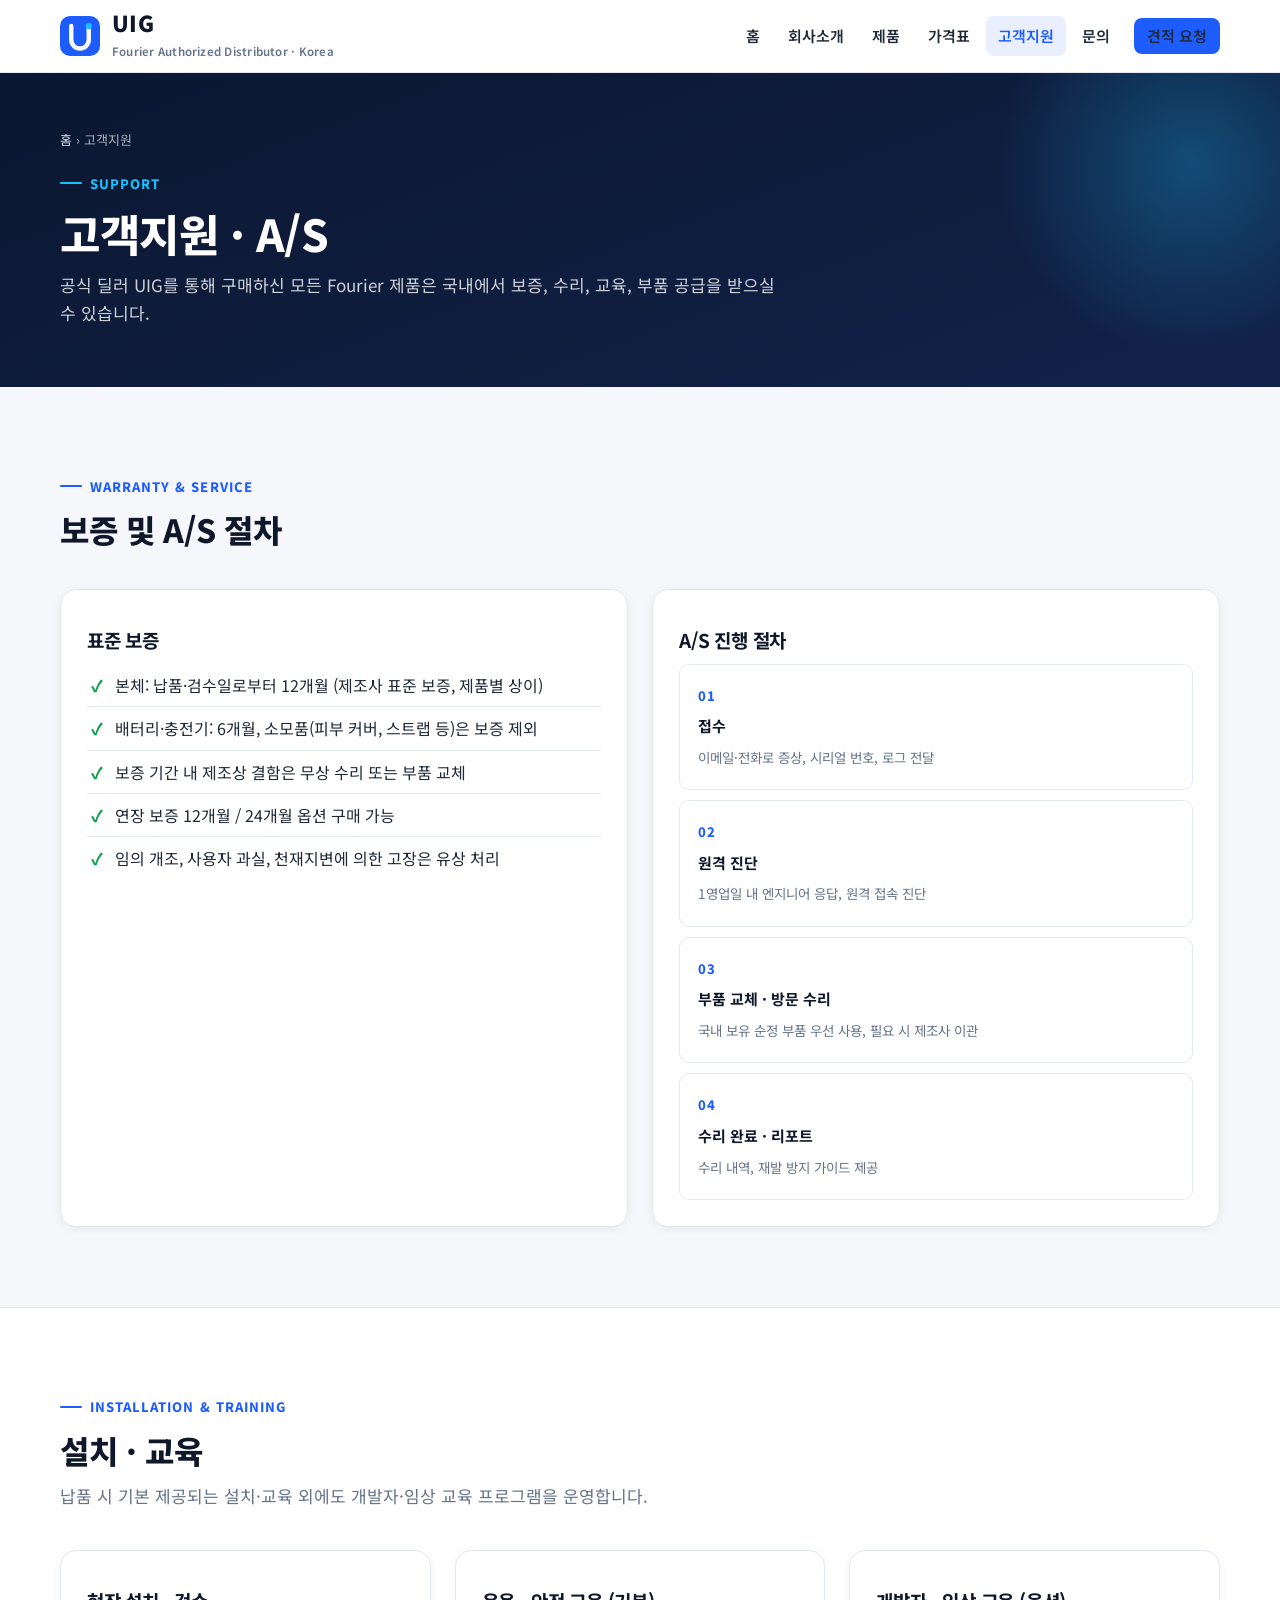
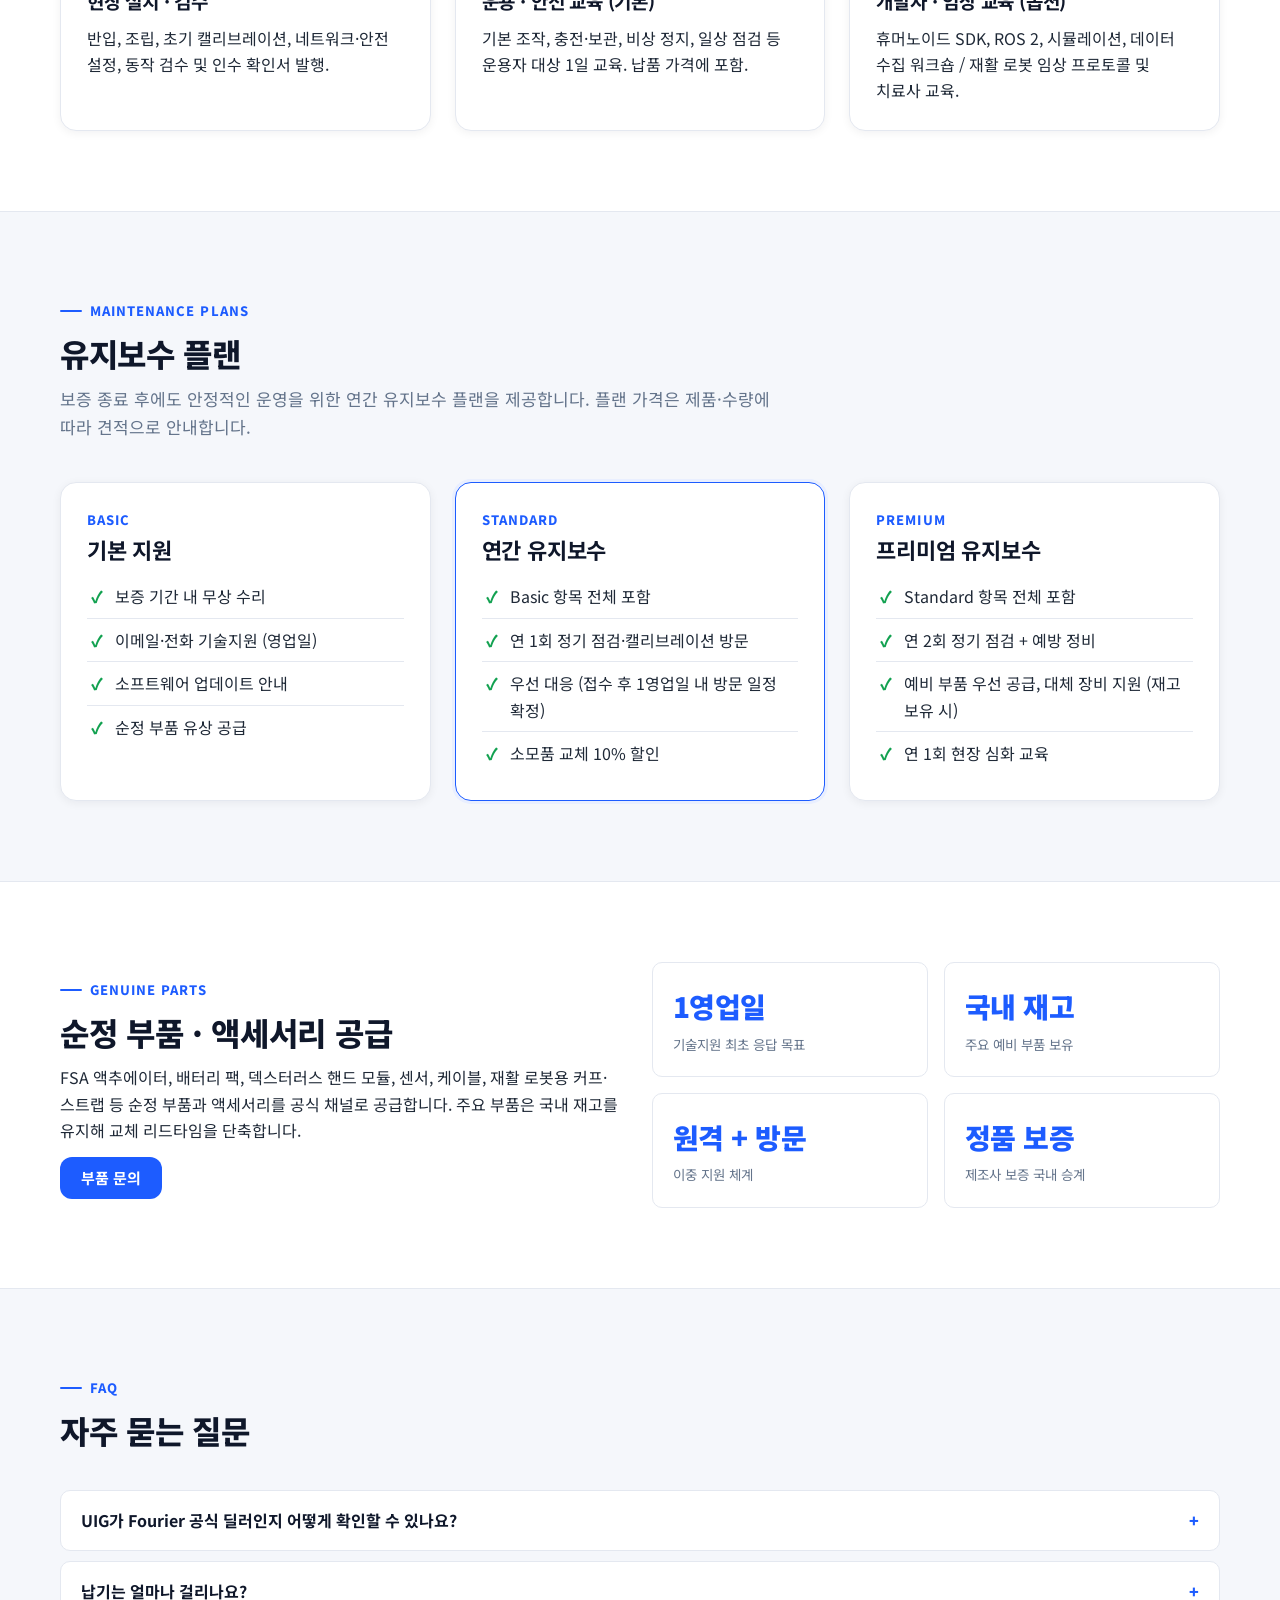
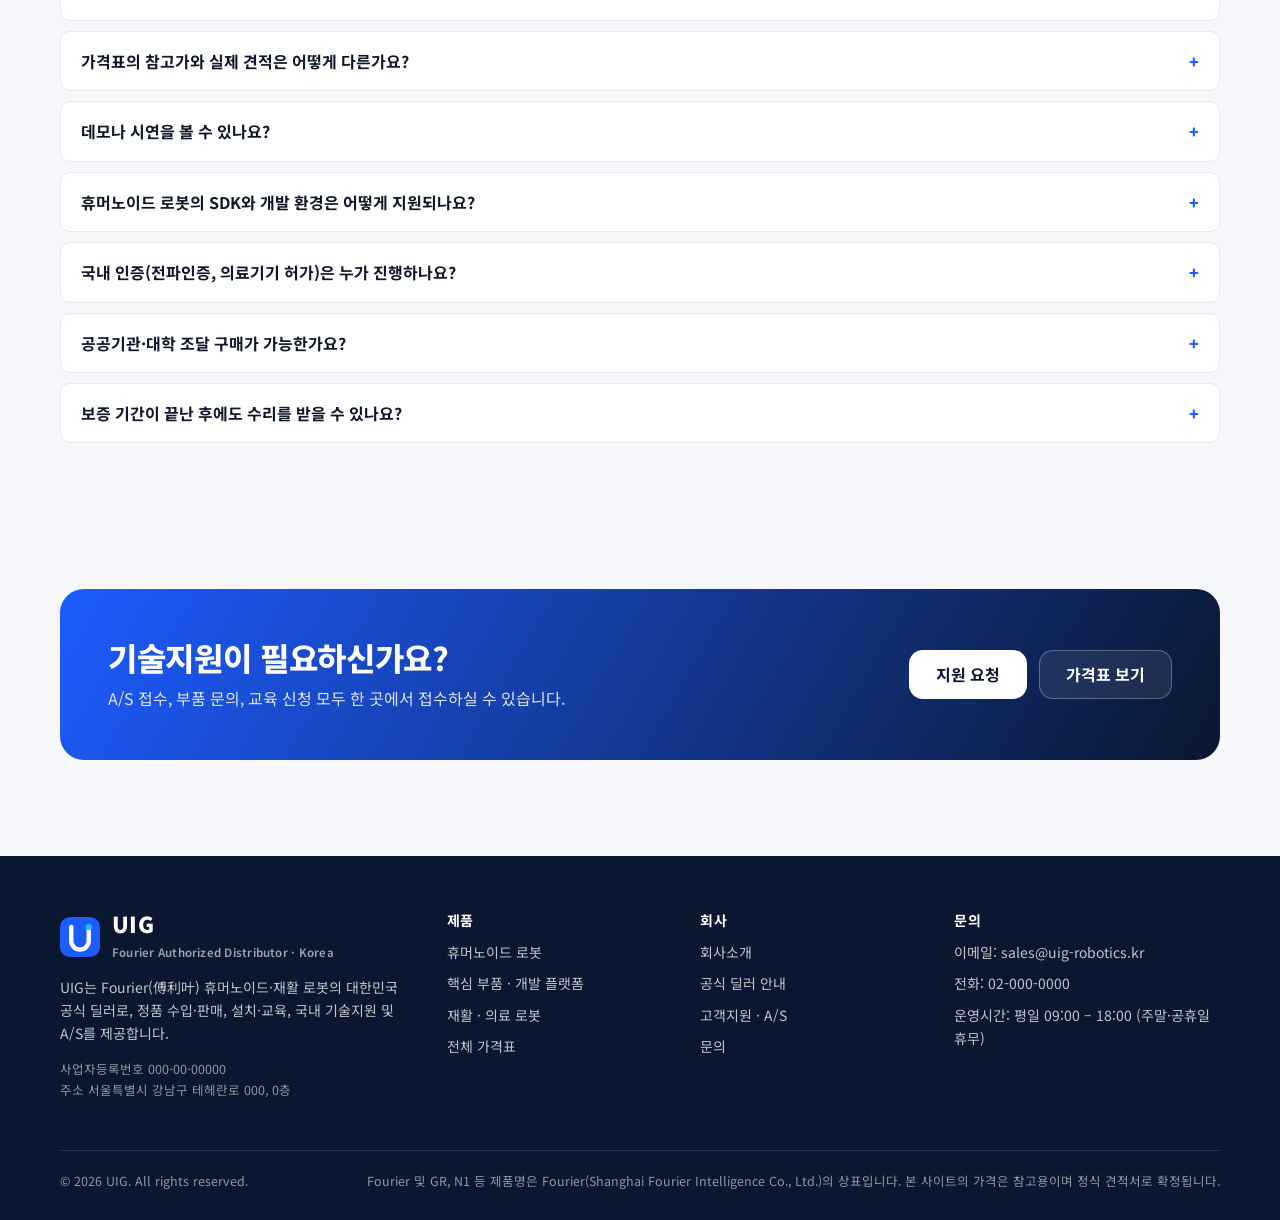
<file: uig-fourier/support.html>
<!doctype html>
<html lang="ko">
<head>
<meta charset="utf-8">
<meta name="viewport" content="width=device-width, initial-scale=1">
<title>고객지원 · A/S | UIG · Fourier 공식 딜러</title>
<meta name="description" content="Fourier 로봇 보증, A/S 절차, 설치·교육, 유지보수 플랜, 순정 부품 공급 및 자주 묻는 질문. UIG 공식 딜러 고객지원.">
<link rel="icon" href="assets/img/favicon.svg" type="image/svg+xml">
<link rel="preconnect" href="https://fonts.googleapis.com">
<link rel="preconnect" href="https://fonts.gstatic.com" crossorigin>
<link rel="stylesheet" href="https://fonts.googleapis.com/css2?family=Noto+Sans+KR:wght@400;500;600;700;800;900&display=swap">
<link rel="stylesheet" href="assets/css/style.css">
</head>
<body>

<header class="site-header">
  <div class="container header-inner">
    <a class="brand" href="index.html">
      <svg class="brand-mark" viewBox="0 0 64 64" aria-hidden="true"><rect width="64" height="64" rx="16" fill="#1d5cff"/><path d="M18 16v22a14 14 0 0 0 28 0V16" fill="none" stroke="#fff" stroke-width="7" stroke-linecap="round"/><circle cx="46" cy="16" r="5" fill="#19c2ff"/></svg>
      <span><span class="brand-name">UIG</span><span class="brand-sub">Fourier Authorized Distributor · Korea</span></span>
    </a>
    <button class="nav-toggle" aria-label="메뉴 열기" aria-expanded="false" aria-controls="site-nav"><svg width="22" height="22" viewBox="0 0 24 24" fill="none" stroke="currentColor" stroke-width="2.2" stroke-linecap="round"><path d="M4 7h16M4 12h16M4 17h16"/></svg></button>
    <nav class="site-nav" id="site-nav" aria-label="주 메뉴">
      <a href="index.html">홈</a>
      <a href="about.html">회사소개</a>
      <a href="products.html">제품</a>
      <a href="pricing.html">가격표</a>
      <a href="support.html">고객지원</a>
      <a href="contact.html">문의</a>
      <a class="btn btn-primary btn-sm" href="contact.html">견적 요청</a>
    </nav>
  </div>
</header>

<section class="page-hero">
  <div class="container">
    <div class="breadcrumb"><a href="index.html">홈</a> › 고객지원</div>
    <div class="eyebrow">Support</div>
    <h1>고객지원 · A/S</h1>
    <p>공식 딜러 UIG를 통해 구매하신 모든 Fourier 제품은 국내에서 보증, 수리, 교육, 부품 공급을 받으실 수 있습니다.</p>
  </div>
</section>

<section class="section">
  <div class="container">
    <div class="section-head">
      <div class="eyebrow">Warranty &amp; Service</div>
      <h2>보증 및 A/S 절차</h2>
    </div>
    <div class="grid grid-2">
      <div class="card">
        <h3>표준 보증</h3>
        <ul class="check-list">
          <li>본체: 납품·검수일로부터 12개월 (제조사 표준 보증, 제품별 상이)</li>
          <li>배터리·충전기: 6개월, 소모품(피부 커버, 스트랩 등)은 보증 제외</li>
          <li>보증 기간 내 제조상 결함은 무상 수리 또는 부품 교체</li>
          <li>연장 보증 12개월 / 24개월 옵션 구매 가능</li>
          <li>임의 개조, 사용자 과실, 천재지변에 의한 고장은 유상 처리</li>
        </ul>
      </div>
      <div class="card">
        <h3>A/S 진행 절차</h3>
        <ol class="steps" style="grid-template-columns:1fr;gap:10px">
          <li><strong>접수</strong><span>이메일·전화로 증상, 시리얼 번호, 로그 전달</span></li>
          <li><strong>원격 진단</strong><span>1영업일 내 엔지니어 응답, 원격 접속 진단</span></li>
          <li><strong>부품 교체 · 방문 수리</strong><span>국내 보유 순정 부품 우선 사용, 필요 시 제조사 이관</span></li>
          <li><strong>수리 완료 · 리포트</strong><span>수리 내역, 재발 방지 가이드 제공</span></li>
        </ol>
      </div>
    </div>
  </div>
</section>

<section class="section alt">
  <div class="container">
    <div class="section-head">
      <div class="eyebrow">Installation &amp; Training</div>
      <h2>설치 · 교육</h2>
      <p>납품 시 기본 제공되는 설치·교육 외에도 개발자·임상 교육 프로그램을 운영합니다.</p>
    </div>
    <div class="grid grid-3">
      <div class="card"><h3>현장 설치 · 검수</h3><p>반입, 조립, 초기 캘리브레이션, 네트워크·안전 설정, 동작 검수 및 인수 확인서 발행.</p></div>
      <div class="card"><h3>운용 · 안전 교육 (기본)</h3><p>기본 조작, 충전·보관, 비상 정지, 일상 점검 등 운용자 대상 1일 교육. 납품 가격에 포함.</p></div>
      <div class="card"><h3>개발자 · 임상 교육 (옵션)</h3><p>휴머노이드 SDK, ROS 2, 시뮬레이션, 데이터 수집 워크숍 / 재활 로봇 임상 프로토콜 및 치료사 교육.</p></div>
    </div>
  </div>
</section>

<section class="section">
  <div class="container">
    <div class="section-head">
      <div class="eyebrow">Maintenance Plans</div>
      <h2>유지보수 플랜</h2>
      <p>보증 종료 후에도 안정적인 운영을 위한 연간 유지보수 플랜을 제공합니다. 플랜 가격은 제품·수량에 따라 견적으로 안내합니다.</p>
    </div>
    <div class="grid grid-3">
      <div class="card plan">
        <div class="plan-name">Basic</div>
        <h3>기본 지원</h3>
        <ul class="check-list">
          <li>보증 기간 내 무상 수리</li>
          <li>이메일·전화 기술지원 (영업일)</li>
          <li>소프트웨어 업데이트 안내</li>
          <li>순정 부품 유상 공급</li>
        </ul>
      </div>
      <div class="card plan highlight">
        <div class="plan-name">Standard</div>
        <h3>연간 유지보수</h3>
        <ul class="check-list">
          <li>Basic 항목 전체 포함</li>
          <li>연 1회 정기 점검·캘리브레이션 방문</li>
          <li>우선 대응 (접수 후 1영업일 내 방문 일정 확정)</li>
          <li>소모품 교체 10% 할인</li>
        </ul>
      </div>
      <div class="card plan">
        <div class="plan-name">Premium</div>
        <h3>프리미엄 유지보수</h3>
        <ul class="check-list">
          <li>Standard 항목 전체 포함</li>
          <li>연 2회 정기 점검 + 예방 정비</li>
          <li>예비 부품 우선 공급, 대체 장비 지원 (재고 보유 시)</li>
          <li>연 1회 현장 심화 교육</li>
        </ul>
      </div>
    </div>
  </div>
</section>

<section class="section alt">
  <div class="container">
    <div class="grid grid-2" style="align-items:center">
      <div>
        <div class="eyebrow">Genuine Parts</div>
        <h2>순정 부품 · 액세서리 공급</h2>
        <p>FSA 액추에이터, 배터리 팩, 덱스터러스 핸드 모듈, 센서, 케이블, 재활 로봇용 커프·스트랩 등 순정 부품과 액세서리를 공식 채널로 공급합니다. 주요 부품은 국내 재고를 유지해 교체 리드타임을 단축합니다.</p>
        <a class="btn btn-primary" href="contact.html?type=info">부품 문의</a>
      </div>
      <div class="stat-row" style="grid-template-columns:repeat(2,1fr)">
        <div class="stat"><strong>1영업일</strong><span>기술지원 최초 응답 목표</span></div>
        <div class="stat"><strong>국내 재고</strong><span>주요 예비 부품 보유</span></div>
        <div class="stat"><strong>원격 + 방문</strong><span>이중 지원 체계</span></div>
        <div class="stat"><strong>정품 보증</strong><span>제조사 보증 국내 승계</span></div>
      </div>
    </div>
  </div>
</section>

<section class="section">
  <div class="container">
    <div class="section-head">
      <div class="eyebrow">FAQ</div>
      <h2>자주 묻는 질문</h2>
    </div>
    <div class="faq">
      <details><summary>UIG가 Fourier 공식 딜러인지 어떻게 확인할 수 있나요?</summary><p>UIG는 Fourier와의 딜러 계약에 따라 대한민국 내 판매·기술지원·A/S를 담당합니다. 계약서 사본 및 제조사 확인은 문의 시 요청하실 수 있으며, 납품되는 모든 제품에는 제조사 시리얼 번호와 보증서가 함께 제공됩니다.</p></details>
      <details><summary>납기는 얼마나 걸리나요?</summary><p>국내 재고 보유 모델은 계약 후 4~6주, 주문 생산 모델(풀사이즈 휴머노이드 등)은 제조사 생산 일정에 따라 8~16주가 소요됩니다. 정확한 납기는 견적 시 안내드립니다.</p></details>
      <details><summary>가격표의 참고가와 실제 견적은 어떻게 다른가요?</summary><p>참고가는 기준 환율로 환산한 공식 딜러 기준 가격(VAT 별도)입니다. 옵션 구성, 수량, 설치 조건, 환율 변동에 따라 정식 견적이 달라질 수 있으며, 대학·연구기관·의료기관에는 별도 할인이 적용됩니다.</p></details>
      <details><summary>데모나 시연을 볼 수 있나요?</summary><p>네. 데모 장비를 보유한 모델은 방문 시연이 가능하며, 그 외 모델은 온라인 시연 또는 제조사 데모 영상·기술 자료를 제공합니다. <a href="contact.html?type=demo">데모 신청</a>에서 요청해 주세요.</p></details>
      <details><summary>휴머노이드 로봇의 SDK와 개발 환경은 어떻게 지원되나요?</summary><p>GR 시리즈와 N1은 제조사 SDK 및 ROS 2 기반 개발 환경을 지원합니다. UIG는 초기 세팅, 시뮬레이션 환경 구축, 개발자 워크숍을 제공하며, 제조사 기술 문의를 대행합니다.</p></details>
      <details><summary>국내 인증(전파인증, 의료기기 허가)은 누가 진행하나요?</summary><p>수입에 필요한 인증·허가 절차는 UIG가 진행하거나 대행합니다. 재활·의료 로봇의 의료기기 허가 상태는 제품별로 다르므로, 임상 사용 목적인 경우 문의 시 허가 현황을 확인해 드립니다.</p></details>
      <details><summary>공공기관·대학 조달 구매가 가능한가요?</summary><p>가능합니다. 나라장터(조달청) 및 기관별 구매 규정에 맞춘 견적서, 사양서, 제안서 작성을 지원합니다.</p></details>
      <details><summary>보증 기간이 끝난 후에도 수리를 받을 수 있나요?</summary><p>네. 보증 종료 후에도 유상 수리와 순정 부품 공급이 가능하며, 유지보수 플랜에 가입하시면 정기 점검과 우선 대응을 받으실 수 있습니다.</p></details>
    </div>
  </div>
</section>

<section class="section tight">
  <div class="container">
    <div class="cta-band">
      <div>
        <h2>기술지원이 필요하신가요?</h2>
        <p>A/S 접수, 부품 문의, 교육 신청 모두 한 곳에서 접수하실 수 있습니다.</p>
      </div>
      <div class="actions">
        <a class="btn btn-light btn-lg" href="contact.html?type=info">지원 요청</a>
        <a class="btn btn-ghost-light btn-lg" href="pricing.html">가격표 보기</a>
      </div>
    </div>
  </div>
</section>

<footer class="site-footer">
  <div class="container">
    <div class="footer-grid">
      <div>
        <div class="footer-brand">
          <svg class="brand-mark" viewBox="0 0 64 64" aria-hidden="true"><rect width="64" height="64" rx="16" fill="#1d5cff"/><path d="M18 16v22a14 14 0 0 0 28 0V16" fill="none" stroke="#fff" stroke-width="7" stroke-linecap="round"/><circle cx="46" cy="16" r="5" fill="#19c2ff"/></svg>
          <span><span class="brand-name">UIG</span><span class="brand-sub">Fourier Authorized Distributor · Korea</span></span>
        </div>
        <p>UIG는 Fourier(傅利叶) 휴머노이드·재활 로봇의 대한민국 공식 딜러로, 정품 수입·판매, 설치·교육, 국내 기술지원 및 A/S를 제공합니다.</p>
        <p class="footer-legal">사업자등록번호 <span data-cfg="bizNo">000-00-00000</span><br>주소 <span data-cfg="address">서울특별시 강남구 테헤란로 000, 0층</span></p>
      </div>
      <div>
        <h4>제품</h4>
        <ul>
          <li><a href="products.html?cat=humanoid">휴머노이드 로봇</a></li>
          <li><a href="products.html?cat=component">핵심 부품 · 개발 플랫폼</a></li>
          <li><a href="products.html?cat=rehab">재활 · 의료 로봇</a></li>
          <li><a href="pricing.html">전체 가격표</a></li>
        </ul>
      </div>
      <div>
        <h4>회사</h4>
        <ul>
          <li><a href="about.html">회사소개</a></li>
          <li><a href="about.html#dealer">공식 딜러 안내</a></li>
          <li><a href="support.html">고객지원 · A/S</a></li>
          <li><a href="contact.html">문의</a></li>
        </ul>
      </div>
      <div>
        <h4>문의</h4>
        <ul>
          <li>이메일: <a data-cfg="email" href="mailto:sales@uig-robotics.kr">sales@uig-robotics.kr</a></li>
          <li>전화: <a data-cfg="phone" href="tel:+82200000000">02-000-0000</a></li>
          <li>운영시간: <span data-cfg="hours">평일 09:00 – 18:00</span></li>
        </ul>
      </div>
    </div>
    <div class="footer-bottom">
      <span>© <span data-year>2026</span> UIG. All rights reserved.</span>
      <span>Fourier 및 GR, N1 등 제품명은 Fourier(Shanghai Fourier Intelligence Co., Ltd.)의 상표입니다. 본 사이트의 가격은 참고용이며 정식 견적서로 확정됩니다.</span>
    </div>
  </div>
</footer>

<script src="assets/js/config.js"></script>
<script src="assets/js/products.js"></script>
<script src="assets/js/main.js"></script>
</body>
</html>
</file>
<file: uig-fourier/assets/css/style.css>
/* =====================================================================
   UIG × Fourier — Authorized Distributor site
   Design tokens, layout, components
   ===================================================================== */
:root {
  --navy: #0b1730;
  --navy-2: #12224a;
  --ink: #0f172a;
  --text: #1f2937;
  --muted: #64748b;
  --line: #e4e8f0;
  --bg: #f5f7fb;
  --card: #ffffff;
  --accent: #1d5cff;
  --accent-hover: #164bd6;
  --accent-soft: #e9efff;
  --cyan: #19c2ff;
  --green: #12a150;
  --green-soft: #e6f7ec;
  --amber: #c26a00;
  --amber-soft: #fff3e0;
  --gray-soft: #eef1f6;
  --radius: 16px;
  --radius-sm: 10px;
  --shadow: 0 10px 30px rgba(15, 23, 42, 0.08);
  --shadow-sm: 0 2px 10px rgba(15, 23, 42, 0.06);
  --font: "Noto Sans KR", "Pretendard Variable", Pretendard, -apple-system, BlinkMacSystemFont, "Apple SD Gothic Neo", "Segoe UI", Roboto, sans-serif;
  --container: 1200px;
}

* { box-sizing: border-box; }
html { scroll-behavior: smooth; -webkit-text-size-adjust: 100%; }
body {
  margin: 0;
  font-family: var(--font);
  font-size: 16px;
  line-height: 1.65;
  color: var(--text);
  background: var(--bg);
  word-break: keep-all;
}
img, svg { max-width: 100%; display: block; }
a { color: var(--accent); text-decoration: none; }
a:hover { text-decoration: underline; }
h1, h2, h3, h4 { color: var(--ink); line-height: 1.25; margin: 0 0 12px; letter-spacing: -0.01em; }
h1 { font-size: clamp(30px, 4vw, 44px); font-weight: 800; }
h2 { font-size: clamp(24px, 3vw, 32px); font-weight: 800; }
h3 { font-size: 19px; font-weight: 700; }
h4 { font-size: 16px; font-weight: 700; }
p { margin: 0 0 14px; }
ul, ol { margin: 0 0 14px; padding-left: 20px; }
small { font-size: 13px; color: var(--muted); }
.container { width: 100%; max-width: var(--container); margin: 0 auto; padding: 0 20px; }
.muted { color: var(--muted); }
.center { text-align: center; }
.mt-0 { margin-top: 0; } .mt-1 { margin-top: 8px; } .mt-2 { margin-top: 16px; } .mt-3 { margin-top: 24px; } .mt-4 { margin-top: 40px; }
.mb-0 { margin-bottom: 0; }
.hidden { display: none !important; }
.sr-only { position: absolute; width: 1px; height: 1px; overflow: hidden; clip: rect(0 0 0 0); white-space: nowrap; }

/* ---------- Header ---------- */
.site-header {
  position: sticky; top: 0; z-index: 50;
  background: rgba(255, 255, 255, 0.92);
  backdrop-filter: saturate(180%) blur(12px);
  -webkit-backdrop-filter: saturate(180%) blur(12px);
  border-bottom: 1px solid var(--line);
}
.header-inner { display: flex; align-items: center; justify-content: space-between; gap: 20px; height: 72px; }
.brand { display: flex; align-items: center; gap: 12px; color: var(--ink); text-decoration: none !important; }
.brand-mark { width: 40px; height: 40px; flex: none; }
.brand-name { font-weight: 900; font-size: 22px; letter-spacing: 0.02em; line-height: 1; }
.brand-sub { display: block; font-size: 11.5px; color: var(--muted); font-weight: 600; letter-spacing: 0.02em; margin-top: 4px; }
.site-nav { display: flex; align-items: center; gap: 4px; }
.site-nav a { color: var(--text); font-weight: 600; padding: 8px 12px; border-radius: 8px; font-size: 15px; }
.site-nav a:hover { background: var(--gray-soft); text-decoration: none; }
.site-nav a.active { color: var(--accent); background: var(--accent-soft); }
.site-nav .btn { margin-left: 8px; }
.nav-toggle { display: none; background: none; border: 1px solid var(--line); border-radius: 10px; width: 44px; height: 44px; cursor: pointer; color: var(--ink); }
.nav-toggle svg { margin: auto; }

/* ---------- Buttons ---------- */
.btn {
  display: inline-flex; align-items: center; justify-content: center; gap: 8px;
  padding: 11px 20px; border-radius: 12px; font-weight: 700; font-size: 15px;
  border: 1px solid transparent; cursor: pointer; transition: all .15s ease; line-height: 1.2;
  text-decoration: none !important; white-space: nowrap; font-family: inherit;
}
.btn-primary { background: var(--accent); color: #fff; }
.btn-primary:hover { background: var(--accent-hover); transform: translateY(-1px); }
.btn-outline { background: #fff; color: var(--ink); border-color: var(--line); }
.btn-outline:hover { border-color: var(--accent); color: var(--accent); }
.btn-light { background: #fff; color: var(--navy); }
.btn-light:hover { background: #eef2ff; }
.btn-ghost-light { background: rgba(255,255,255,.08); color: #fff; border-color: rgba(255,255,255,.28); }
.btn-ghost-light:hover { background: rgba(255,255,255,.16); }
.btn-sm { padding: 8px 14px; font-size: 13.5px; border-radius: 10px; }
.btn-lg { padding: 14px 26px; font-size: 16px; border-radius: 14px; }
.btn-block { width: 100%; }

/* ---------- Tags / badges ---------- */
.tag { display: inline-flex; align-items: center; gap: 6px; padding: 3px 10px; border-radius: 999px; font-size: 12.5px; font-weight: 700; line-height: 1.5; background: var(--gray-soft); color: var(--muted); white-space: nowrap; }
.tag-blue { background: var(--accent-soft); color: var(--accent); }
.tag-green { background: var(--green-soft); color: var(--green); }
.tag-amber { background: var(--amber-soft); color: var(--amber); }
.tag-gray { background: var(--gray-soft); color: var(--muted); }
.tag-navy { background: var(--navy); color: #fff; }
.eyebrow { display: inline-flex; align-items: center; gap: 8px; font-size: 13px; font-weight: 800; letter-spacing: 0.08em; text-transform: uppercase; color: var(--accent); margin-bottom: 12px; }
.eyebrow::before { content: ""; width: 22px; height: 2px; background: var(--accent); border-radius: 2px; }
.badge-dealer { display: inline-flex; align-items: center; gap: 8px; padding: 6px 14px 6px 8px; border-radius: 999px; background: rgba(255,255,255,.1); border: 1px solid rgba(255,255,255,.25); color: #fff; font-size: 13px; font-weight: 700; }
.badge-dealer .dot { width: 8px; height: 8px; border-radius: 50%; background: var(--cyan); box-shadow: 0 0 0 4px rgba(25,194,255,.25); }

/* ---------- Hero ---------- */
.hero {
  position: relative; overflow: hidden; color: #fff;
  background: radial-gradient(1200px 600px at 80% -10%, rgba(25,194,255,.25), transparent 60%),
              radial-gradient(800px 500px at 0% 100%, rgba(29,92,255,.35), transparent 60%),
              linear-gradient(160deg, var(--navy) 0%, var(--navy-2) 60%, #0b1730 100%);
}
.hero::before {
  content: ""; position: absolute; inset: 0; pointer-events: none;
  background-image: linear-gradient(rgba(255,255,255,.05) 1px, transparent 1px), linear-gradient(90deg, rgba(255,255,255,.05) 1px, transparent 1px);
  background-size: 48px 48px;
  mask-image: linear-gradient(to bottom, rgba(0,0,0,.6), transparent 90%);
  -webkit-mask-image: linear-gradient(to bottom, rgba(0,0,0,.6), transparent 90%);
}
.hero-inner { position: relative; display: grid; grid-template-columns: 1.15fr 0.85fr; gap: 48px; align-items: center; padding: 88px 0 96px; }
.hero h1 { color: #fff; margin: 18px 0 16px; }
.hero h1 em { font-style: normal; color: var(--cyan); }
.hero p.lead { font-size: 18px; color: rgba(255,255,255,.82); max-width: 560px; margin-bottom: 28px; }
.hero-actions { display: flex; flex-wrap: wrap; gap: 12px; margin-bottom: 36px; }
.hero-stats { display: grid; grid-template-columns: repeat(4, 1fr); gap: 12px; max-width: 620px; }
.hero-stats div { padding: 12px 14px; border-radius: 12px; background: rgba(255,255,255,.06); border: 1px solid rgba(255,255,255,.12); }
.hero-stats strong { display: block; font-size: 15px; color: #fff; }
.hero-stats span { font-size: 12.5px; color: rgba(255,255,255,.65); }
.hero-visual { position: relative; }
.hero-visual .visual-card {
  position: relative; border-radius: 28px; padding: 28px;
  background: linear-gradient(160deg, rgba(255,255,255,.12), rgba(255,255,255,.03));
  border: 1px solid rgba(255,255,255,.16); box-shadow: 0 30px 80px rgba(0,0,0,.35);
}
.hero-visual svg { width: 100%; height: auto; max-height: 420px; margin: auto; }
.float-chip { position: absolute; padding: 10px 14px; border-radius: 14px; background: #fff; color: var(--ink); box-shadow: var(--shadow); font-size: 13px; font-weight: 700; display: flex; flex-direction: column; gap: 2px; }
.float-chip span { font-size: 11.5px; font-weight: 600; color: var(--muted); }
.float-chip.c1 { top: 8%; left: -6%; }
.float-chip.c2 { top: 44%; right: -6%; }
.float-chip.c3 { bottom: 10%; left: -2%; }

/* ---------- Page hero (inner pages) ---------- */
.page-hero { background: linear-gradient(160deg, var(--navy) 0%, var(--navy-2) 100%); color: #fff; padding: 56px 0 60px; position: relative; overflow: hidden; }
.page-hero::after { content: ""; position: absolute; right: -120px; top: -120px; width: 420px; height: 420px; border-radius: 50%; background: radial-gradient(circle, rgba(25,194,255,.28), transparent 65%); pointer-events: none; }
.page-hero h1 { color: #fff; margin-bottom: 10px; }
.page-hero p { color: rgba(255,255,255,.8); max-width: 720px; font-size: 17px; margin: 0; }
.page-hero .eyebrow { color: var(--cyan); }
.page-hero .eyebrow::before { background: var(--cyan); }
.breadcrumb { font-size: 13px; color: rgba(255,255,255,.65); margin-bottom: 14px; }
.breadcrumb a { color: rgba(255,255,255,.85); }

/* ---------- Sections ---------- */
.section { padding: 80px 0; }
.section.tight { padding: 56px 0; }
.section.alt { background: #fff; border-top: 1px solid var(--line); border-bottom: 1px solid var(--line); }
.section-head { max-width: 720px; margin-bottom: 40px; }
.section-head.center { margin-left: auto; margin-right: auto; text-align: center; }
.section-head.center .eyebrow::before { display: none; }
.section-head p { color: var(--muted); font-size: 17px; }
.section-head.row { display: flex; align-items: flex-end; justify-content: space-between; gap: 20px; max-width: none; }

/* ---------- Trust strip ---------- */
.trust { background: #fff; border-bottom: 1px solid var(--line); }
.trust-inner { display: grid; grid-template-columns: repeat(4, 1fr); gap: 16px; padding: 22px 0; }
.trust-item { display: flex; align-items: center; gap: 12px; font-weight: 700; font-size: 14.5px; color: var(--ink); }
.trust-item .ic { width: 40px; height: 40px; border-radius: 12px; background: var(--accent-soft); color: var(--accent); display: grid; place-items: center; flex: none; }
.trust-item .ic svg { width: 22px; height: 22px; }
.trust-item small { display: block; font-weight: 500; color: var(--muted); }

/* ---------- Grids / cards ---------- */
.grid { display: grid; gap: 24px; }
.grid-2 { grid-template-columns: repeat(2, 1fr); }
.grid-3 { grid-template-columns: repeat(3, 1fr); }
.grid-4 { grid-template-columns: repeat(4, 1fr); }
.card { background: var(--card); border: 1px solid var(--line); border-radius: var(--radius); padding: 26px; box-shadow: var(--shadow-sm); }
.card h3 { margin-top: 12px; }
.card p:last-child { margin-bottom: 0; }
.card .ic { width: 48px; height: 48px; border-radius: 14px; background: var(--accent-soft); color: var(--accent); display: grid; place-items: center; }
.card .ic svg { width: 26px; height: 26px; }
.card-link { display: block; color: inherit; text-decoration: none !important; transition: transform .15s ease, box-shadow .15s ease; }
.card-link:hover { transform: translateY(-3px); box-shadow: var(--shadow); }
.cat-card { position: relative; overflow: hidden; padding: 30px; min-height: 240px; display: flex; flex-direction: column; justify-content: flex-end; color: #fff; border-radius: var(--radius); background: var(--navy); }
.cat-card .cat-bg { position: absolute; inset: 0; opacity: .9; }
.cat-card .cat-icon { position: absolute; right: 24px; top: 24px; width: 64px; height: 64px; color: rgba(255,255,255,.55); }
.cat-card h3 { color: #fff; position: relative; font-size: 22px; }
.cat-card p { position: relative; color: rgba(255,255,255,.8); margin: 0 0 14px; font-size: 14.5px; }
.cat-card .more { position: relative; font-weight: 700; color: #fff; font-size: 14px; }
.cat-card.humanoid { background: linear-gradient(160deg, #1d5cff, #0b1730); }
.cat-card.component { background: linear-gradient(160deg, #0ea5b7, #0b1730); }
.cat-card.rehab { background: linear-gradient(160deg, #15a35a, #0b1730); }

/* ---------- Product cards ---------- */
.pgrid { display: grid; grid-template-columns: repeat(3, 1fr); gap: 24px; }
.pcard { background: #fff; border: 1px solid var(--line); border-radius: var(--radius); overflow: hidden; display: flex; flex-direction: column; box-shadow: var(--shadow-sm); transition: transform .15s ease, box-shadow .15s ease; }
.pcard:hover { transform: translateY(-3px); box-shadow: var(--shadow); }
.pcard-media { position: relative; display: block; aspect-ratio: 16 / 10; background: linear-gradient(150deg, var(--tile, #1d5cff), #0b1730); color: #fff; text-decoration: none !important; overflow: hidden; }
.pcard-media::after { content: ""; position: absolute; inset: 0; background-image: linear-gradient(rgba(255,255,255,.06) 1px, transparent 1px), linear-gradient(90deg, rgba(255,255,255,.06) 1px, transparent 1px); background-size: 28px 28px; }
.pcard-icon { position: absolute; left: 50%; top: 50%; transform: translate(-50%, -52%); width: 40%; max-width: 120px; color: rgba(255,255,255,.92); z-index: 1; filter: drop-shadow(0 8px 18px rgba(0,0,0,.35)); }
.pcard-model { position: absolute; left: 16px; top: 14px; z-index: 1; font-size: 12px; font-weight: 800; letter-spacing: .06em; padding: 4px 10px; border-radius: 999px; background: rgba(0,0,0,.28); border: 1px solid rgba(255,255,255,.25); }
.pcard-status { position: absolute; right: 14px; top: 14px; z-index: 1; }
.pcard-body { padding: 20px 22px 22px; display: flex; flex-direction: column; flex: 1; }
.pcard-cat { font-size: 12.5px; color: var(--muted); font-weight: 600; margin-bottom: 6px; }
.pcard h3 { font-size: 19px; margin-bottom: 6px; }
.pcard h3 a { color: var(--ink); }
.pcard-tag { color: var(--muted); font-size: 14px; margin-bottom: 14px; min-height: 44px; }
.chips { list-style: none; padding: 0; margin: 0 0 16px; display: flex; flex-wrap: wrap; gap: 6px; }
.chips li { font-size: 12.5px; padding: 4px 9px; border-radius: 8px; background: var(--gray-soft); color: var(--text); font-weight: 600; }
.pcard-foot { margin-top: auto; display: flex; align-items: flex-end; justify-content: space-between; gap: 12px; padding-top: 14px; border-top: 1px dashed var(--line); }
.price-label { display: block; font-size: 12px; color: var(--muted); font-weight: 600; }
.price-value { font-size: 19px; font-weight: 800; color: var(--ink); }
.price-value.quote { font-size: 16px; }
.price-line { display: flex; align-items: center; gap: 8px; flex-wrap: wrap; }

/* ---------- Filters ---------- */
.filters { display: flex; flex-wrap: wrap; align-items: center; gap: 10px; margin-bottom: 28px; }
.chip-btn { padding: 8px 16px; border-radius: 999px; border: 1px solid var(--line); background: #fff; font-weight: 700; font-size: 14px; cursor: pointer; color: var(--text); font-family: inherit; }
.chip-btn.active, .chip-btn:hover { border-color: var(--accent); color: var(--accent); background: var(--accent-soft); }
.search { margin-left: auto; min-width: 260px; }
.search input { width: 100%; padding: 10px 14px; border-radius: 12px; border: 1px solid var(--line); font-family: inherit; font-size: 14.5px; }
.result-count { font-size: 14px; color: var(--muted); margin-bottom: 16px; }
.empty { padding: 40px; text-align: center; color: var(--muted); background: #fff; border: 1px dashed var(--line); border-radius: var(--radius); }

/* ---------- Product detail ---------- */
.detail-grid { display: grid; grid-template-columns: 1.4fr 0.9fr; gap: 32px; align-items: start; }
.detail-hero-visual { border-radius: 24px; overflow: hidden; position: relative; aspect-ratio: 16/9; background: linear-gradient(150deg, var(--tile, #1d5cff), #0b1730); color: #fff; margin-bottom: 28px; }
.detail-hero-visual svg { position: absolute; left: 50%; top: 50%; transform: translate(-50%, -50%); width: 28%; max-width: 180px; color: rgba(255,255,255,.92); filter: drop-shadow(0 10px 24px rgba(0,0,0,.4)); }
.detail-hero-visual .note { position: absolute; right: 16px; bottom: 14px; font-size: 12px; color: rgba(255,255,255,.7); }
.price-card { position: sticky; top: 92px; background: #fff; border: 1px solid var(--line); border-radius: var(--radius); box-shadow: var(--shadow); overflow: hidden; }
.price-card-head { padding: 20px 24px; background: var(--navy); color: #fff; }
.price-card-head .price-label { color: rgba(255,255,255,.7); }
.price-card-head .price-value { color: #fff; font-size: 26px; }
.price-card-body { padding: 20px 24px 24px; }
.edition { display: flex; justify-content: space-between; align-items: flex-start; gap: 12px; padding: 12px 0; border-bottom: 1px solid var(--line); }
.edition:last-of-type { border-bottom: 0; }
.edition strong { display: block; font-size: 14.5px; }
.edition small { display: block; }
.edition .ed-price { text-align: right; white-space: nowrap; font-weight: 800; color: var(--ink); }
.edition .ed-price small { white-space: normal; }
.kv { width: 100%; border-collapse: collapse; font-size: 14.5px; }
.kv th, .kv td { text-align: left; padding: 10px 0; border-bottom: 1px solid var(--line); vertical-align: top; }
.kv th { width: 34%; color: var(--muted); font-weight: 600; padding-right: 12px; }
.feature-list { list-style: none; padding: 0; margin: 0; display: grid; gap: 12px; }
.feature-list li { display: flex; gap: 10px; align-items: flex-start; }
.feature-list li::before { content: ""; flex: none; width: 20px; height: 20px; margin-top: 2px; border-radius: 6px; background: var(--accent-soft) url("data:image/svg+xml,%3Csvg xmlns='http://www.w3.org/2000/svg' viewBox='0 0 24 24' fill='none' stroke='%231d5cff' stroke-width='3' stroke-linecap='round' stroke-linejoin='round'%3E%3Cpath d='M5 12l5 5L20 7'/%3E%3C/svg%3E") center / 12px no-repeat; }
.specs-table { width: 100%; border-collapse: collapse; background: #fff; border: 1px solid var(--line); border-radius: var(--radius); overflow: hidden; }
.specs-table th, .specs-table td { padding: 12px 16px; border-bottom: 1px solid var(--line); text-align: left; font-size: 14.5px; vertical-align: top; }
.specs-table th { width: 32%; background: var(--bg); color: var(--muted); font-weight: 600; }
.specs-table tr:last-child td, .specs-table tr:last-child th { border-bottom: 0; }
.sources { font-size: 13px; color: var(--muted); }
.sources a { color: var(--muted); text-decoration: underline; }

/* ---------- Pricing tables ---------- */
.notice-grid { display: grid; grid-template-columns: repeat(4, 1fr); gap: 16px; margin-bottom: 40px; }
.notice { background: #fff; border: 1px solid var(--line); border-radius: var(--radius-sm); padding: 18px 20px; }
.notice strong { display: block; font-size: 14px; color: var(--ink); margin-bottom: 4px; }
.notice span { font-size: 13.5px; color: var(--muted); }
.table-wrap { overflow-x: auto; background: #fff; border: 1px solid var(--line); border-radius: var(--radius); box-shadow: var(--shadow-sm); margin-bottom: 40px; }
.price-table { width: 100%; border-collapse: collapse; min-width: 900px; font-size: 14.5px; }
.price-table th { position: sticky; top: 0; background: var(--navy); color: #fff; font-weight: 700; text-align: left; padding: 13px 16px; font-size: 13.5px; white-space: nowrap; }
.price-table td { padding: 13px 16px; border-bottom: 1px solid var(--line); vertical-align: top; }
.price-table tr:last-child td { border-bottom: 0; }
.price-table td.pname { font-weight: 800; color: var(--ink); background: #fbfcfe; }
.price-table td.pname a { color: var(--ink); }
.price-table td.pname small { display: block; font-weight: 500; }
.price-table td.pprice { font-weight: 800; color: var(--ink); white-space: nowrap; }
.price-table td.pprice small { display: block; font-weight: 500; }
.price-table td .tag { margin-top: 4px; }
.price-table .spec-summary { color: var(--muted); font-size: 13.5px; }
.cat-title { display: flex; align-items: center; gap: 12px; margin: 8px 0 16px; }
.cat-title .ic { width: 40px; height: 40px; border-radius: 12px; display: grid; place-items: center; background: var(--accent-soft); color: var(--accent); }
.cat-title .ic svg { width: 22px; height: 22px; }
.cat-title h2 { margin: 0; font-size: 24px; }
.cat-title small { margin-left: auto; }
.toolbar { display: flex; flex-wrap: wrap; gap: 10px; align-items: center; margin-bottom: 24px; }
.toolbar .spacer { flex: 1; }
.legend { display: flex; flex-wrap: wrap; gap: 14px; font-size: 13px; color: var(--muted); margin-bottom: 20px; }
.legend .tag { margin-right: 4px; }

/* ---------- Steps ---------- */
.steps { list-style: none; padding: 0; margin: 0; display: grid; grid-template-columns: repeat(6, 1fr); gap: 14px; counter-reset: step; }
.steps li { background: #fff; border: 1px solid var(--line); border-radius: var(--radius-sm); padding: 20px 18px; position: relative; counter-increment: step; }
.steps li::before { content: counter(step, decimal-leading-zero); display: block; font-size: 13px; font-weight: 800; color: var(--accent); margin-bottom: 8px; letter-spacing: .06em; }
.steps strong { display: block; font-size: 15px; margin-bottom: 4px; color: var(--ink); }
.steps span { font-size: 13.5px; color: var(--muted); }

/* ---------- Lists ---------- */
.check-list { list-style: none; padding: 0; margin: 0; }
.check-list li { padding: 8px 0 8px 28px; position: relative; border-bottom: 1px solid var(--line); }
.check-list li:last-child { border-bottom: 0; }
.check-list li::before { content: "✓"; position: absolute; left: 4px; top: 8px; color: var(--green); font-weight: 900; }
.x-list li::before { content: "–"; color: var(--muted); }

/* ---------- Plans ---------- */
.plan { position: relative; }
.plan.highlight { border-color: var(--accent); box-shadow: 0 0 0 3px var(--accent-soft); }
.plan .plan-name { font-size: 13px; font-weight: 800; letter-spacing: .08em; text-transform: uppercase; color: var(--accent); }
.plan h3 { font-size: 22px; margin-top: 6px; }

/* ---------- FAQ ---------- */
.faq details { background: #fff; border: 1px solid var(--line); border-radius: var(--radius-sm); padding: 0 20px; margin-bottom: 10px; }
.faq summary { cursor: pointer; font-weight: 700; padding: 16px 0; list-style: none; display: flex; justify-content: space-between; gap: 12px; color: var(--ink); }
.faq summary::-webkit-details-marker { display: none; }
.faq summary::after { content: "+"; font-weight: 900; color: var(--accent); }
.faq details[open] summary::after { content: "–"; }
.faq details p { padding-bottom: 16px; color: var(--text); }

/* ---------- Forms ---------- */
.contact-grid { grid-template-columns: 1.3fr 0.8fr; align-items: start; }
.form-grid { display: grid; grid-template-columns: repeat(2, 1fr); gap: 16px; }
.form-grid .full { grid-column: 1 / -1; }
label.field { display: block; font-size: 14px; font-weight: 700; color: var(--ink); }
label.field span.req { color: #dc2626; }
.field input, .field select, .field textarea { width: 100%; margin-top: 6px; padding: 11px 14px; border-radius: 12px; border: 1px solid var(--line); background: #fff; font-family: inherit; font-size: 15px; color: var(--text); }
.field textarea { min-height: 140px; resize: vertical; }
.field input:focus, .field select:focus, .field textarea:focus { outline: 2px solid var(--accent-soft); border-color: var(--accent); }
.form-note { font-size: 13px; color: var(--muted); }
.form-status { margin-top: 14px; padding: 12px 16px; border-radius: 10px; background: var(--green-soft); color: var(--green); font-weight: 600; font-size: 14px; }
.checkbox { display: flex; gap: 10px; align-items: flex-start; font-size: 14px; }
.checkbox input { margin-top: 4px; }

/* ---------- Info blocks ---------- */
.info-list { display: grid; gap: 14px; }
.info-item { display: flex; gap: 14px; align-items: flex-start; }
.info-item .ic { width: 42px; height: 42px; border-radius: 12px; background: var(--accent-soft); color: var(--accent); display: grid; place-items: center; flex: none; }
.info-item .ic svg { width: 22px; height: 22px; }
.info-item strong { display: block; font-size: 14px; color: var(--ink); }
.dealer-card { background: linear-gradient(160deg, var(--navy), var(--navy-2)); color: #fff; border-radius: var(--radius); padding: 32px; position: relative; overflow: hidden; }
.dealer-card::after { content: ""; position: absolute; right: -60px; bottom: -80px; width: 260px; height: 260px; border-radius: 50%; background: radial-gradient(circle, rgba(25,194,255,.35), transparent 65%); }
.dealer-card h3 { color: #fff; font-size: 24px; }
.dealer-card p { color: rgba(255,255,255,.8); }
.dealer-card .seal { width: 84px; height: 84px; border-radius: 50%; border: 2px solid rgba(255,255,255,.35); display: grid; place-items: center; text-align: center; font-size: 10px; font-weight: 800; letter-spacing: .08em; line-height: 1.3; margin-bottom: 18px; background: rgba(255,255,255,.06); }
.timeline { list-style: none; padding: 0; margin: 0; border-left: 2px solid var(--line); }
.timeline li { position: relative; padding: 0 0 22px 24px; }
.timeline li::before { content: ""; position: absolute; left: -7px; top: 6px; width: 12px; height: 12px; border-radius: 50%; background: var(--accent); box-shadow: 0 0 0 4px var(--accent-soft); }
.timeline strong { display: block; color: var(--accent); font-size: 13px; letter-spacing: .04em; }
.stat-row { display: grid; grid-template-columns: repeat(4, 1fr); gap: 16px; }
.stat { background: #fff; border: 1px solid var(--line); border-radius: var(--radius-sm); padding: 20px; }
.stat strong { display: block; font-size: 28px; font-weight: 900; color: var(--accent); letter-spacing: -0.02em; }
.stat span { font-size: 13.5px; color: var(--muted); }

/* ---------- CTA band ---------- */
.cta-band { background: linear-gradient(120deg, var(--accent), #0b1730); color: #fff; border-radius: 24px; padding: 48px; display: flex; align-items: center; justify-content: space-between; gap: 32px; }
.cta-band h2 { color: #fff; margin-bottom: 8px; }
.cta-band p { color: rgba(255,255,255,.85); margin: 0; }
.cta-band .actions { display: flex; gap: 12px; flex-wrap: wrap; }

/* ---------- Footer ---------- */
.site-footer { background: var(--navy); color: rgba(255,255,255,.75); padding: 56px 0 28px; margin-top: 40px; font-size: 14px; }
.footer-grid { display: grid; grid-template-columns: 1.6fr 1fr 1fr 1.2fr; gap: 32px; margin-bottom: 36px; }
.site-footer h4 { color: #fff; font-size: 14px; margin-bottom: 12px; letter-spacing: .04em; }
.site-footer a { color: rgba(255,255,255,.75); }
.site-footer a:hover { color: #fff; }
.site-footer ul { list-style: none; padding: 0; margin: 0; }
.site-footer li { margin-bottom: 8px; }
.footer-brand { display: flex; align-items: center; gap: 12px; color: #fff; margin-bottom: 14px; }
.footer-brand .brand-name { color: #fff; }
.footer-brand .brand-sub { color: rgba(255,255,255,.6); }
.footer-bottom { border-top: 1px solid rgba(255,255,255,.12); padding-top: 20px; display: flex; justify-content: space-between; gap: 16px; flex-wrap: wrap; font-size: 12.5px; color: rgba(255,255,255,.55); }
.footer-legal { font-size: 12.5px; color: rgba(255,255,255,.55); margin-top: 12px; }

/* ---------- Responsive ---------- */
@media (max-width: 1024px) {
  .hero-inner { grid-template-columns: 1fr; padding: 64px 0 72px; }
  .hero-visual { max-width: 460px; margin: 0 auto; }
  .grid-4, .stat-row, .notice-grid { grid-template-columns: repeat(2, 1fr); }
  .grid-3, .pgrid { grid-template-columns: repeat(2, 1fr); }
  .steps { grid-template-columns: repeat(3, 1fr); }
  .trust-inner { grid-template-columns: repeat(2, 1fr); }
  .detail-grid { grid-template-columns: 1fr; }
  .price-card { position: static; }
  .footer-grid { grid-template-columns: 1fr 1fr; }
  .cta-band { flex-direction: column; align-items: flex-start; }
}
@media (max-width: 760px) {
  .nav-toggle { display: inline-flex; }
  .site-nav { display: none; position: absolute; left: 0; right: 0; top: 72px; flex-direction: column; align-items: stretch; background: #fff; border-bottom: 1px solid var(--line); padding: 12px 20px 18px; gap: 4px; box-shadow: var(--shadow); }
  .site-nav.open { display: flex; }
  .site-nav .btn { margin: 8px 0 0; }
  .brand-sub { display: none; }
  .hero-stats { grid-template-columns: repeat(2, 1fr); }
  .float-chip.c1 { left: 0; } .float-chip.c2 { right: 0; } .float-chip.c3 { left: 0; }
  .grid-2, .grid-3, .grid-4, .pgrid, .stat-row, .notice-grid, .form-grid, .trust-inner, .contact-grid { grid-template-columns: 1fr; }
  .steps { grid-template-columns: 1fr 1fr; }
  .section { padding: 56px 0; }
  .section-head.row { flex-direction: column; align-items: flex-start; }
  .search { margin-left: 0; width: 100%; }
  .footer-grid { grid-template-columns: 1fr; }
  .cta-band { padding: 32px 24px; }
  .card { padding: 22px; }
}

/* ---------- Print (price list) ---------- */
@media print {
  .site-header, .site-footer, .toolbar, .cta-band, .btn, .nav-toggle, .no-print { display: none !important; }
  body { background: #fff; color: #000; }
  .page-hero { background: none; color: #000; padding: 0 0 12px; }
  .page-hero h1, .page-hero p { color: #000; }
  .table-wrap { overflow: visible; box-shadow: none; page-break-inside: auto; }
  .price-table { min-width: 0; font-size: 11.5px; }
  .price-table th { position: static; background: #eee; color: #000; }
  .section { padding: 12px 0; }
}
</file>
